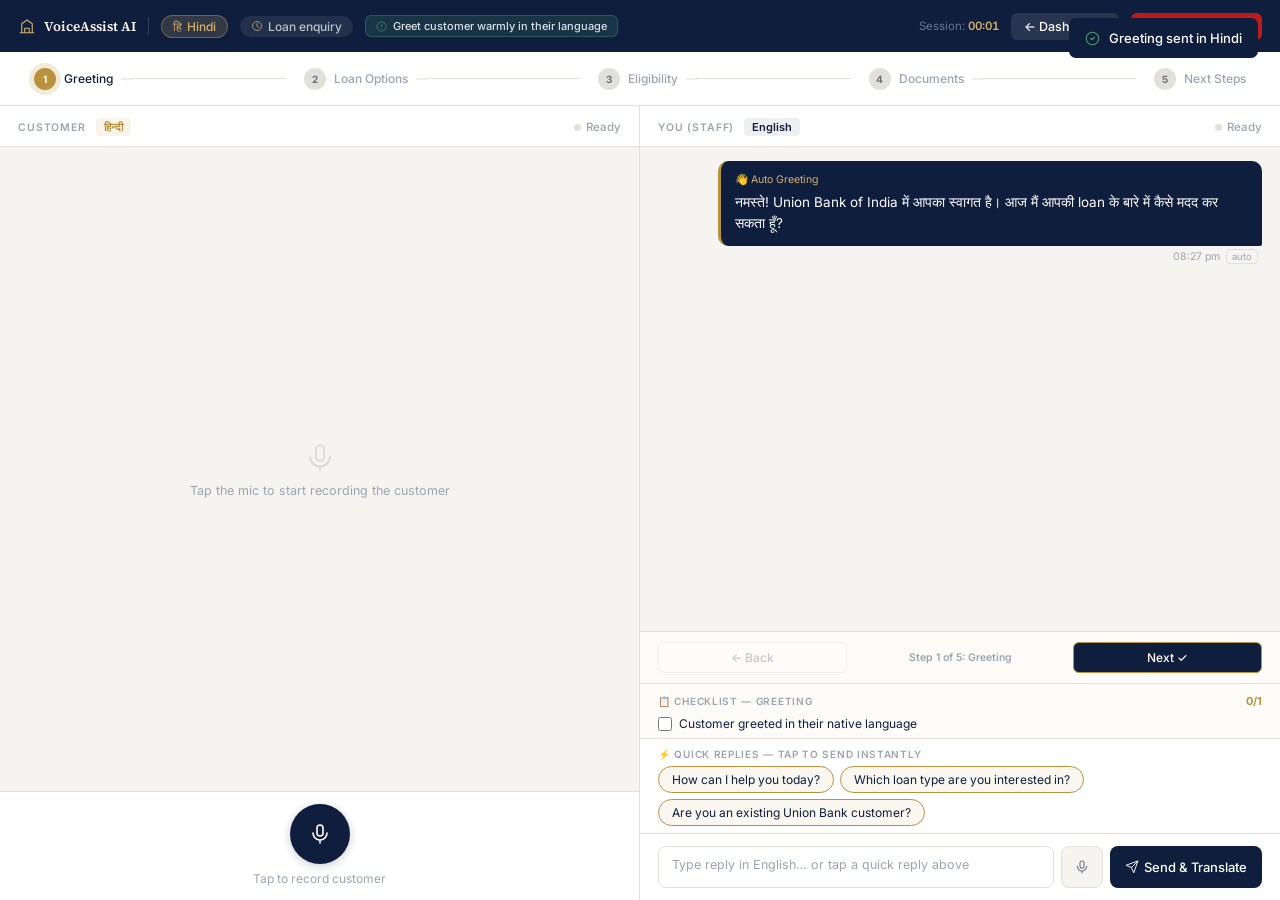
<file: Frontend/pages/conversation-desk.html>
<!DOCTYPE html>
<html lang="en">
<head>
<meta charset="UTF-8"/>
<meta name="viewport" content="width=device-width, initial-scale=1.0"/>
<title>VoiceAssist AI — Live Desk</title>
<link rel="preconnect" href="https://fonts.googleapis.com">
<link href="https://fonts.googleapis.com/css2?family=Inter:wght@400;500;600&family=Source+Serif+4:wght@500;600&display=swap" rel="stylesheet">
<style>
:root {
  --navy:#0F1E3D;
  --navy-light:#1a2f5a;
  --gold:#B8923D;
  --gold-light:#D4AF6A;
  --gold-bg:rgba(184,146,61,0.08);
  --white:#ffffff;
  --bg:#F5F4F1;
  --border:#E2E0DA;
  --slate:#6B7280;
  --slate-light:#9CA3AF;
  --success:#16A34A;
  --error:#B91C1C;
  --step-done:#22C55E;
  --step-active:#B8923D;
}
*{box-sizing:border-box;margin:0;padding:0}
body{font-family:'Inter',sans-serif;background:var(--bg);height:100vh;overflow:hidden;display:flex;flex-direction:column}

/* TOPBAR */
.topbar{height:52px;background:var(--navy);display:flex;align-items:center;padding:0 18px;gap:12px;flex-shrink:0;z-index:100}
.brand{display:flex;align-items:center;gap:8px;color:var(--white);font-size:13.5px;font-weight:600;font-family:'Source Serif 4',serif;text-decoration:none}
.brand svg{width:18px;height:18px}
.divider-v{width:1px;height:18px;background:rgba(255,255,255,0.15)}
.chip{display:flex;align-items:center;gap:5px;border-radius:99px;padding:3px 11px;font-size:12px;font-weight:500;flex-shrink:0}
.chip-lang{background:rgba(212,175,106,0.18);border:1px solid rgba(212,175,106,0.35);color:var(--gold-light)}
.chip-intent{background:rgba(255,255,255,0.08);color:rgba(255,255,255,0.7)}
.chip-intent svg{width:12px;height:12px;color:var(--gold-light)}
.guide-hint{display:flex;align-items:center;gap:6px;background:rgba(74,157,110,0.18);border:1px solid rgba(74,157,110,0.35);border-radius:6px;padding:3px 10px;font-size:11px;font-weight:500;color:rgba(255,255,255,0.85);max-width:320px;overflow:hidden;text-overflow:ellipsis;white-space:nowrap}
.guide-hint svg{flex-shrink:0;width:11px;height:11px;color:#4A9D6E}
.timer-wrap{margin-left:auto;font-size:11.5px;color:rgba(255,255,255,0.4);flex-shrink:0;font-variant-numeric:tabular-nums}
.timer-wrap span{color:var(--gold-light);font-weight:600}
.topbar-btn{display:flex;align-items:center;gap:5px;padding:6px 13px;border-radius:6px;font-size:12.5px;font-weight:500;cursor:pointer;border:none;font-family:inherit;transition:all 150ms ease;flex-shrink:0}
.btn-back{background:rgba(255,255,255,0.1);color:var(--white)}
.btn-back:hover{background:rgba(255,255,255,0.18)}
.btn-end{background:var(--error);color:var(--white)}
.btn-end:hover{background:#991b1b}

/* PROGRESS STEPS */
.progress-bar{background:var(--white);border-bottom:1px solid var(--border);padding:0 20px;display:flex;align-items:center;gap:0;height:54px;flex-shrink:0;overflow:hidden}
.step-item{display:flex;align-items:center;gap:8px;padding:0 14px;font-size:12px;font-weight:500;color:var(--slate-light);white-space:nowrap;position:relative;transition:color 400ms ease}
.step-item:not(:last-child)::after{content:'';position:absolute;right:-6px;top:50%;transform:translateY(-50%);width:12px;height:1px;background:var(--border);z-index:1}
.step-dot{width:22px;height:22px;border-radius:50%;background:var(--border);color:var(--slate);font-size:10px;font-weight:700;display:flex;align-items:center;justify-content:center;flex-shrink:0;transition:all 400ms cubic-bezier(0.34,1.56,0.64,1);position:relative}
.step-item.active{color:var(--navy)}
.step-item.active .step-dot{background:var(--gold);color:var(--white);box-shadow:0 0 0 5px rgba(184,146,61,0.18);animation:pulseDot 2s ease-in-out infinite}
.step-item.done{color:var(--success)}
.step-item.done .step-dot{background:var(--step-done);color:var(--white);box-shadow:none}
.step-item.done .step-dot::after{content:'✓';position:absolute;font-size:11px;font-weight:700}
.step-item.done .step-num-txt{display:none}
@keyframes pulseDot{0%,100%{box-shadow:0 0 0 4px rgba(184,146,61,0.15)}50%{box-shadow:0 0 0 9px rgba(184,146,61,0.06)}}
.step-connector{flex:1;height:1px;background:var(--border);margin:0 4px;min-width:8px;transition:background 400ms ease}
.step-connector.done{background:var(--step-done)}

/* PANES */
.panes{display:grid;grid-template-columns:1fr 1fr;flex:1;min-height:0}
.pane{display:flex;flex-direction:column;min-height:0;border-right:1px solid var(--border)}
.pane:last-child{border-right:none}
.pane-header{padding:12px 18px 10px;border-bottom:1px solid var(--border);background:var(--white);display:flex;align-items:center;gap:10px;flex-shrink:0}
.pane-label{font-size:10.5px;text-transform:uppercase;letter-spacing:0.08em;font-weight:600;color:var(--slate-light)}
.pane-lang{font-size:11px;font-weight:600;background:rgba(184,146,61,0.1);color:var(--gold);padding:2px 8px;border-radius:4px}
.pane-status{margin-left:auto;font-size:11.5px;font-weight:500;color:var(--slate-light);display:flex;align-items:center;gap:5px}
.status-dot{width:7px;height:7px;border-radius:50%;background:var(--border);transition:background 200ms ease}
.status-dot.listening{background:var(--error);animation:blink 1s ease-in-out infinite}
.status-dot.processing{background:var(--gold);animation:blink 0.6s ease-in-out infinite}
.status-dot.done{background:var(--success)}
@keyframes blink{0%,100%{opacity:1}50%{opacity:0.25}}

/* TRANSCRIPT */
.transcript{flex:1;overflow-y:auto;padding:14px 18px;display:flex;flex-direction:column;gap:12px;scroll-behavior:smooth}
.empty-state{display:flex;flex-direction:column;align-items:center;justify-content:center;flex:1;color:var(--slate-light);gap:8px;text-align:center;padding:20px}
.empty-state svg{width:34px;height:34px;opacity:0.35}
.empty-state p{font-size:12.5px}

/* Bubbles */
.bubble-customer{animation:popIn 220ms cubic-bezier(0.34,1.56,0.64,1)}
.bubble-orig{background:var(--white);border:1px solid var(--border);border-radius:10px 10px 10px 2px;padding:11px 14px;font-size:13.5px;line-height:1.6;color:var(--navy)}
.bubble-trans{margin-top:4px;font-size:12px;color:var(--slate);line-height:1.5;padding:0 4px;font-style:italic}
.bubble-meta{font-size:10.5px;color:var(--slate-light);margin-top:3px;padding:0 4px;display:flex;align-items:center;gap:6px}
.eng-tag{background:var(--bg);border:1px solid var(--border);border-radius:4px;padding:1px 5px;font-size:9.5px;color:var(--slate-light)}
.staff-wrap{align-self:flex-end;max-width:90%;animation:popIn 220ms cubic-bezier(0.34,1.56,0.64,1)}
.bubble-staff{background:var(--navy);border-radius:10px 10px 2px 10px;padding:11px 14px;font-size:13.5px;line-height:1.6;color:var(--white)}
.bubble-staff.greeting{border-left:3px solid var(--gold)}
.bubble-staff-label{font-size:10.5px;color:var(--gold-light);display:block;margin-bottom:3px}
.bubble-staff-trans{margin-top:4px;font-size:12px;color:var(--gold-light);padding:0 4px;opacity:0.85}
.bubble-staff-meta{font-size:10.5px;color:var(--slate-light);margin-top:3px;padding:0 4px;text-align:right;display:flex;align-items:center;justify-content:flex-end;gap:6px}
@keyframes popIn{from{opacity:0;transform:scale(0.94) translateY(6px)}to{opacity:1;transform:scale(1) translateY(0)}}

/* Waveform */
.waveform{display:none;align-items:center;gap:3px;padding:8px 12px;background:var(--white);border:1px solid var(--border);border-radius:10px;width:fit-content}
.waveform.show{display:flex}
.waveform span{width:3px;border-radius:99px;background:var(--gold);animation:wave 1.2s ease-in-out infinite}
.waveform span:nth-child(1){height:8px;animation-delay:0s}
.waveform span:nth-child(2){height:14px;animation-delay:.1s}
.waveform span:nth-child(3){height:20px;animation-delay:.2s}
.waveform span:nth-child(4){height:14px;animation-delay:.15s}
.waveform span:nth-child(5){height:8px;animation-delay:.25s}
@keyframes wave{0%,100%{transform:scaleY(0.4);opacity:0.5}50%{transform:scaleY(1);opacity:1}}

/* CONTROLS ZONE */
.pane-controls{border-top:1px solid var(--border);background:var(--white);flex-shrink:0}
.mic-zone{text-align:center;padding:12px 18px 14px}
.customer-mic{width:60px;height:60px;border-radius:50%;background:var(--navy);border:none;color:var(--white);cursor:pointer;display:flex;align-items:center;justify-content:center;margin:0 auto 7px;transition:transform 150ms ease,background 150ms ease,box-shadow 200ms ease;box-shadow:0 2px 10px rgba(15,30,61,0.22)}
.customer-mic:hover{transform:scale(1.05)}
.customer-mic.recording{background:var(--error);box-shadow:0 0 0 8px rgba(185,28,28,0.15);animation:micPulse 1.2s ease-in-out infinite}
@keyframes micPulse{0%,100%{box-shadow:0 0 0 6px rgba(185,28,28,0.14)}50%{box-shadow:0 0 0 14px rgba(185,28,28,0.05)}}
.customer-mic svg{width:24px;height:24px}
.customer-mic:disabled{opacity:0.4;cursor:not-allowed}
.mic-hint{font-size:12px;color:var(--slate-light)}
.mic-hint.recording{color:var(--error);font-weight:500}
.processing-bar{display:none;align-items:center;gap:8px;padding:7px 18px;background:rgba(184,146,61,0.07);border-bottom:1px solid rgba(184,146,61,0.15);font-size:12px;color:var(--gold);font-weight:500}
.processing-bar.show{display:flex}
.proc-dot{width:6px;height:6px;border-radius:50%;background:var(--gold);animation:blink 0.6s ease-in-out infinite}

/* Checklist */
.checklist-bar{padding:10px 18px 6px;background:rgba(184,146,61,0.04);border-bottom:1px solid var(--border)}
.checklist-header{display:flex;align-items:center;justify-content:space-between;margin-bottom:7px}
.checklist-title{font-size:10px;text-transform:uppercase;letter-spacing:0.07em;color:var(--slate-light);font-weight:600}
.checklist-prog{font-size:11px;font-weight:700;color:var(--gold)}
.checklist-items{display:flex;flex-direction:column;gap:5px}
.checklist-item{display:flex;align-items:flex-start;gap:7px;cursor:pointer;font-size:12px;color:var(--navy);line-height:1.45;user-select:none}
.checklist-item input[type=checkbox]{margin-top:2px;width:14px;height:14px;accent-color:var(--gold);cursor:pointer;flex-shrink:0}
.checklist-item.checked{color:var(--slate-light);text-decoration:line-through}

/* Step controls */
.step-controls{display:flex;gap:8px;padding:10px 18px;border-bottom:1px solid var(--border);align-items:center;background:rgba(184,146,61,0.04)}
.step-back{flex:0.8;padding:7px 10px;border:1px solid var(--border);border-radius:6px;background:var(--white);color:var(--slate);font-size:12px;font-weight:500;cursor:pointer;font-family:inherit;transition:all 150ms ease}
.step-back:hover:not(:disabled){background:var(--bg)}
.step-back:disabled{opacity:0.38;cursor:not-allowed}
.step-indicator{font-size:10.5px;color:var(--slate-light);font-weight:600;text-align:center;flex:1}
.step-next{flex:0.8;padding:7px 10px;border:1px solid var(--gold);border-radius:6px;background:var(--navy);color:var(--white);font-size:12px;font-weight:500;cursor:pointer;font-family:inherit;transition:all 150ms ease}
.step-next:hover:not(:disabled){background:var(--navy-light)}
.step-next:disabled{opacity:0.45;cursor:not-allowed}

/* Quick replies */
.qr-bar{padding:9px 18px 7px;background:var(--white);border-bottom:1px solid var(--border)}
.qr-label{font-size:10px;text-transform:uppercase;letter-spacing:0.07em;color:var(--slate-light);font-weight:600;margin-bottom:6px}
.qr-pills{display:flex;gap:6px;flex-wrap:wrap;max-height:130px;overflow-y:auto}
.qr-pill{padding:5px 13px;border-radius:99px;border:1px solid var(--gold);background:var(--gold-bg);color:var(--navy);font-size:12px;cursor:pointer;font-family:inherit;transition:all 150ms ease;white-space:nowrap}
.qr-pill:hover{background:rgba(184,146,61,0.2);transform:scale(1.02)}

/* Staff input */
.staff-input-row{display:flex;gap:7px;align-items:flex-end;padding:12px 18px}
.staff-textarea{flex:1;border:1px solid var(--border);border-radius:8px;padding:9px 13px;font-size:13.5px;font-family:inherit;color:var(--navy);resize:none;outline:none;line-height:1.5;min-height:42px;max-height:110px;transition:border-color 150ms ease}
.staff-textarea:focus{border-color:var(--gold)}
.staff-textarea::placeholder{color:var(--slate-light);font-size:12.5px}
.staff-textarea:disabled{opacity:0.5;cursor:not-allowed}
.staff-mic-btn{width:42px;height:42px;border-radius:8px;border:1px solid var(--border);background:var(--bg);cursor:pointer;display:flex;align-items:center;justify-content:center;color:var(--slate);transition:all 150ms ease;flex-shrink:0}
.staff-mic-btn:hover{border-color:var(--navy);color:var(--navy)}
.staff-mic-btn.recording{background:var(--error);border-color:var(--error);color:var(--white)}
.staff-mic-btn:disabled{opacity:0.4;cursor:not-allowed}
.staff-mic-btn svg{width:16px;height:16px}
.staff-send{height:42px;padding:0 15px;background:var(--navy);color:var(--white);border:none;border-radius:8px;font-size:13px;font-weight:500;cursor:pointer;font-family:inherit;display:flex;align-items:center;gap:6px;transition:background 150ms ease,opacity 150ms ease;white-space:nowrap;flex-shrink:0}
.staff-send:hover{background:var(--navy-light)}
.staff-send:disabled{opacity:0.5;cursor:not-allowed}
.staff-send svg{width:14px;height:14px}
.send-spin{width:13px;height:13px;border:1.5px solid rgba(255,255,255,0.3);border-top-color:white;border-radius:50%;animation:spin 600ms linear infinite;display:none}
.staff-send.loading .send-txt{display:none}
.staff-send.loading .send-spin{display:block}
@keyframes spin{to{transform:rotate(360deg)}}

/* TOAST */
.toast{position:fixed;top:18px;right:22px;display:flex;align-items:center;gap:9px;background:var(--navy);color:var(--white);padding:12px 16px;border-radius:7px;font-size:13px;font-weight:500;transform:translateX(440px);transition:transform 300ms cubic-bezier(0.22,1,0.36,1);z-index:999}
.toast.show{transform:translateX(0)}
.toast svg{width:15px;height:15px;color:#4A9D6E;flex-shrink:0}
.toast.err svg{color:rgba(255,255,255,0.7)}
.toast.err{background:var(--error)}

/* SUMMARY MODAL */
.modal-overlay{position:fixed;inset:0;background:rgba(15,30,61,0.55);z-index:200;display:flex;align-items:center;justify-content:center;padding:20px;opacity:0;pointer-events:none;transition:opacity 300ms ease}
.modal-overlay.show{opacity:1;pointer-events:all}
.modal{background:var(--white);border-radius:12px;width:100%;max-width:800px;max-height:88vh;overflow-y:auto;padding:26px;transform:translateY(18px);transition:transform 300ms ease}
.modal-overlay.show .modal{transform:translateY(0)}
.modal-title{font-size:17px;font-weight:600;color:var(--navy);margin-bottom:3px}
.modal-sub{font-size:12.5px;color:var(--slate);margin-bottom:20px}
.modal-grid{display:grid;grid-template-columns:1fr 1fr;gap:18px;margin-bottom:20px}
.sum-card{background:var(--bg);border:1px solid var(--border);border-radius:8px;padding:16px}
.sum-label{font-size:10.5px;text-transform:uppercase;letter-spacing:0.07em;color:var(--slate-light);font-weight:600;margin-bottom:8px}
.sum-text{font-size:13px;line-height:1.75;color:var(--slate);white-space:pre-wrap}
.modal-actions{display:flex;gap:9px}
.modal-primary{flex:1;height:42px;background:var(--success);color:var(--white);border:none;border-radius:7px;font-size:13.5px;font-weight:500;cursor:pointer;font-family:inherit;transition:background 150ms ease}
.modal-primary:hover{background:#15803d}
.modal-ghost{height:42px;padding:0 18px;background:transparent;color:var(--slate);border:1px solid var(--border);border-radius:7px;font-size:13.5px;font-weight:500;cursor:pointer;font-family:inherit;transition:background 150ms ease}
.modal-ghost:hover{background:var(--bg)}

/* Save success state */
.save-success-banner{display:none;align-items:center;gap:10px;padding:12px 18px;background:rgba(22,163,74,0.1);border:1px solid rgba(22,163,74,0.3);border-radius:8px;margin-bottom:16px;font-size:13px;color:#166534;font-weight:500}
.save-success-banner.show{display:flex}
.save-success-banner svg{width:18px;height:18px;flex-shrink:0;color:#16a34a}

/* Lead form card */
.lead-card{background:var(--bg);border:1px solid var(--border);border-radius:8px;padding:16px;margin-bottom:20px}
.lead-card-header{display:flex;align-items:center;justify-content:space-between;margin-bottom:12px;gap:10px;flex-wrap:wrap}
.lead-card-actions{display:flex;gap:8px}
.lead-field{margin-bottom:10px}
.lead-field label{display:block;font-size:11px;color:var(--slate-light);text-transform:uppercase;letter-spacing:0.05em;margin-bottom:3px}
.lead-field input{width:100%;padding:8px 10px;border:1px solid var(--border);border-radius:6px;font-size:13px;font-family:inherit;color:var(--navy);outline:none;transition:border-color 150ms ease}
.lead-field input:focus{border-color:var(--gold)}
.lead-field input::placeholder{color:var(--slate-light);font-style:italic}
.lead-field input.auto-filled{border-color:rgba(22,163,74,0.45);background:rgba(22,163,74,0.05)}
.lead-field .src-tag{font-size:9px;font-weight:600;text-transform:uppercase;letter-spacing:0.04em;margin-left:6px;color:var(--success)}
.modal-lead-btn{height:42px;padding:0 18px;background:var(--gold);color:var(--white);border:none;border-radius:7px;font-size:13.5px;font-weight:500;cursor:pointer;font-family:inherit;transition:background 150ms ease,opacity 150ms ease}
.modal-lead-btn:hover{background:#9c7a30}
.modal-lead-btn:disabled{opacity:0.6;cursor:not-allowed}
.modal-lead-btn.secondary{background:var(--white);color:var(--navy);border:1px solid var(--border)}
.modal-lead-btn.secondary:hover{background:var(--bg)}

audio{display:none}
</style>
</head>
<body>

<!-- TOPBAR -->
<div class="topbar">
  <a class="brand" href="dashboard.html">
    <svg viewBox="0 0 24 24" fill="none" stroke="#D4AF6A" stroke-width="1.5">
      <path d="M3 21h18M5 21V9l7-5 7 5v12M9 21v-6h6v6" stroke-linecap="round" stroke-linejoin="round"/>
    </svg>
    VoiceAssist AI
  </a>
  <div class="divider-v"></div>
  <div class="chip chip-lang">
    <span id="langFlag">हि</span>
    <span id="langName">Hindi</span>
  </div>
  <div class="chip chip-intent">
    <svg viewBox="0 0 24 24" fill="none" stroke="currentColor" stroke-width="1.5"><circle cx="12" cy="12" r="9"/><path d="M12 7v5l3 3" stroke-linecap="round"/></svg>
    <span id="intentText">Loan enquiry</span>
  </div>
  <div class="guide-hint" id="guideHint">
    <svg viewBox="0 0 24 24" fill="none" stroke="currentColor" stroke-width="1.5"><circle cx="12" cy="12" r="10"/><path d="M12 8v4M12 16h.01" stroke-linecap="round"/></svg>
    <span id="guideText">Session starting…</span>
  </div>
  <div class="timer-wrap">Session: <span id="timerDisplay">00:00</span></div>
  <button class="topbar-btn btn-back" onclick="window.location.href='dashboard.html'">← Dashboard</button>
  <button class="topbar-btn btn-end" id="endBtn">End &amp; Summarise</button>
</div>

<!-- PROGRESS STEPS -->
<div class="progress-bar" id="progressBar"></div>

<!-- PANES -->
<div class="panes">
  <!-- LEFT: CUSTOMER -->
  <div class="pane">
    <div class="pane-header">
      <div class="pane-label">Customer</div>
      <div class="pane-lang" id="custLangTag">हिन्दी</div>
      <div class="pane-status">
        <div class="status-dot" id="custDot"></div>
        <span id="custStatusTxt">Ready</span>
      </div>
    </div>
    <div class="transcript" id="custTranscript">
      <div class="empty-state" id="custEmpty">
        <svg viewBox="0 0 24 24" fill="none" stroke="currentColor" stroke-width="1.2"><rect x="9" y="3" width="6" height="11" rx="3"/><path d="M5 11a7 7 0 0014 0M12 18v3" stroke-linecap="round"/></svg>
        <p id="custEmptyTxt">Tap the mic to start recording the customer</p>
      </div>
    </div>
    <div class="pane-controls">
      <div class="processing-bar" id="custProcessing">
        <div class="proc-dot"></div>
        Processing speech…
      </div>
      <div class="mic-zone">
        <button class="customer-mic" id="custMic" aria-label="Record customer">
          <svg viewBox="0 0 24 24" fill="none" stroke="currentColor" stroke-width="1.6"><rect x="9" y="3" width="6" height="11" rx="3"/><path d="M5 11a7 7 0 0014 0M12 18v3" stroke-linecap="round"/></svg>
        </button>
        <div class="mic-hint" id="custMicHint">Tap to record customer</div>
      </div>
    </div>
  </div>

  <!-- RIGHT: STAFF -->
  <div class="pane">
    <div class="pane-header">
      <div class="pane-label">You (Staff)</div>
      <div class="pane-lang" style="background:rgba(15,30,61,0.07);color:var(--navy)">English</div>
      <div class="pane-status">
        <div class="status-dot" id="staffDot"></div>
        <span id="staffStatusTxt">Ready</span>
      </div>
    </div>
    <div class="transcript" id="staffTranscript">
      <div class="empty-state" id="staffEmpty">
        <svg viewBox="0 0 24 24" fill="none" stroke="currentColor" stroke-width="1.2"><path d="M9 17H5a2 2 0 01-2-2V5a2 2 0 012-2h14a2 2 0 012 2v10a2 2 0 01-2 2h-4l-4 4-4-4z" stroke-linecap="round" stroke-linejoin="round"/></svg>
        <p>Conversation will appear here…</p>
      </div>
    </div>
    <div class="pane-controls" id="staffControls">
      <div class="step-controls">
        <button class="step-back" id="backBtn">← Back</button>
        <div class="step-indicator" id="stepIndicator">Step 1 of 5</div>
        <button class="step-next" id="nextBtn">Next ✓</button>
      </div>
      <div class="processing-bar" id="staffProcessing">
        <div class="proc-dot"></div>
        Translating &amp; generating audio…
      </div>
      <div class="staff-input-row">
        <textarea class="staff-textarea" id="staffInput" placeholder="Type reply in English… or tap a quick reply above" rows="1"></textarea>
        <button class="staff-mic-btn" id="staffMic" aria-label="Record staff speech">
          <svg viewBox="0 0 24 24" fill="none" stroke="currentColor" stroke-width="1.6"><rect x="9" y="3" width="6" height="11" rx="3"/><path d="M5 11a7 7 0 0014 0M12 18v3" stroke-linecap="round"/></svg>
        </button>
        <button class="staff-send" id="staffSend">
          <span class="send-txt" style="display:flex;align-items:center;gap:5px">
            <svg viewBox="0 0 24 24" fill="none" stroke="currentColor" stroke-width="1.6"><path d="M22 2L11 13M22 2L15 22l-4-9-9-4 19-7z" stroke-linecap="round" stroke-linejoin="round"/></svg>
            Send &amp; Translate
          </span>
          <div class="send-spin"></div>
        </button>
      </div>
    </div>
  </div>
</div>

<audio id="audioPlayer"></audio>

<!-- TOAST -->
<div class="toast" id="toast">
  <svg viewBox="0 0 24 24" fill="none" stroke="currentColor" stroke-width="1.8"><circle cx="12" cy="12" r="10"/><path d="M9 12l2 2 4-4" stroke-linecap="round" stroke-linejoin="round"/></svg>
  <span id="toastTxt">Done</span>
</div>

<!-- SUMMARY MODAL -->
<div class="modal-overlay" id="summaryModal">
  <div class="modal">
    <div class="modal-title">Session Summary</div>
    <div class="modal-sub" id="summaryMeta">Loading…</div>

    <!-- Save success banner (shown after saving) -->
    <div class="save-success-banner" id="saveBanner">
      <svg viewBox="0 0 24 24" fill="none" stroke="currentColor" stroke-width="2"><path d="M9 12l2 2 4-4m6 2a9 9 0 11-18 0 9 9 0 0118 0z" stroke-linecap="round"/></svg>
      Session saved! Opening lead form…
    </div>

    <div class="modal-grid">
      <div class="sum-card">
        <div class="sum-label">English Summary</div>
        <div class="sum-text" id="engSum">Generating…</div>
      </div>
      <div class="sum-card">
        <div class="sum-label" id="regLabel">Regional Summary</div>
        <div class="sum-text" id="regSum">Translating…</div>
      </div>
    </div>

    <!-- LEAD AUTO-FILL CARD -->
    <div class="lead-card">
      <div class="lead-card-header">
        <div class="sum-label" style="margin-bottom:0">📝 Lead Details (auto-filled — review &amp; edit before sending)</div>
        <div class="lead-card-actions">
          <button class="modal-lead-btn secondary" id="reExtractBtn" onclick="fetchLeadForm()">↻ Re-extract</button>
          <button class="modal-lead-btn" id="submitLeadBtn" onclick="submitLead()">Send to Bank</button>
        </div>
      </div>
      <div id="leadFormBody">
        <div style="color:var(--slate-light);font-size:12px;">Extracting lead details…</div>
      </div>
    </div>

    <div class="modal-actions">
      <button class="modal-primary" id="saveRecordBtn" onclick="saveRecords()">
        💾 Save to Records
      </button>
      <button class="modal-ghost" onclick="closeSummary()">Close</button>
      <button class="modal-ghost" onclick="newSession()">New Session</button>
    </div>
  </div>
</div>

<script>
// ═══════════════════════════════════════════════════════════
// CONFIG
// ═══════════════════════════════════════════════════════════
const API = "https://rohan667-voiceassist-ai-backend-kj.hf.space/api/conversation";
const params = new URLSearchParams(location.search);
const LANG    = (params.get("lang")    || sessionStorage.getItem("va_lang")    || "Hindi").trim();
const PROCESS = (params.get("process") || sessionStorage.getItem("va_process") || "Loan enquiry").trim();

const LANG_META = {
  Hindi:   { flag:"हि", tag:"हिन्दी" },
  Marathi: { flag:"मा", tag:"मराठी" },
  Tamil:   { flag:"த",  tag:"தமிழ்" },
  Telugu:  { flag:"తె", tag:"తెలుగు" },
  English: { flag:"EN", tag:"English" },
};

const STEPS = {
  "Loan enquiry":      ["Greeting","Loan Options","Eligibility","Documents","Next Steps"],
  "Account opening":   ["Greeting","Account Type","KYC Details","Documents","Activate"],
  "Balance enquiry":   ["Greeting","Verify Identity","Show Balance","Done"],
  "Credit card apply": ["Greeting","Eligibility","Card Selection","Documents","Apply"],
  "General enquiry":   ["Greeting","Understand","Answer","Resolved"],
};

const GREETINGS = {
  "Loan enquiry": {
    Hindi:"नमस्ते! Union Bank of India में आपका स्वागत है। आज मैं आपकी loan के बारे में कैसे मदद कर सकता हूँ?",
    Marathi:"नमस्कार! Union Bank of India मध्ये आपले स्वागत आहे. आज कोणत्या loan बद्दल माहिती हवी आहे?",
    Tamil:"வணக்கம்! Union Bank of India-வில் உங்களை வரவேற்கிறோம். இன்று கடன் பற்றி உதவலாம்?",
    Telugu:"నమస్కారం! Union Bank of India కి స్వాగతం. ఈ రోజు రుణం గురించి ఎలా సహాయపడగలను?",
    English:"Welcome to Union Bank of India! How can I assist you with your loan enquiry today?",
  },
  "Account opening": {
    Hindi:"नमस्ते! Union Bank of India में आपका स्वागत है। नया खाता खोलने के लिए आप सही जगह पर आए हैं!",
    Marathi:"नमस्कार! Union Bank of India मध्ये आपले स्वागत आहे. नवीन खाते उघडण्यासाठी आपण योग्य ठिकाणी आलात!",
    Tamil:"வணக்கம்! புதிய கணக்கு திறக்க சரியான இடத்திற்கு வந்துள்ளீர்கள்!",
    Telugu:"నమస్కారం! కొత్త ఖాతా తెరవడానికి Union Bank of India లో స్వాగతం!",
    English:"Welcome to Union Bank of India! You're in the right place to open a new bank account today.",
  },
  "Balance enquiry": {
    Hindi:"नमस्ते! Union Bank of India में आपका स्वागत है। मैं आपका account balance जाँचने में मदद करूँगा।",
    Marathi:"नमस्कार! मी तुमचे account balance तपासण्यास मदत करतो.",
    Tamil:"வணக்கம்! உங்கள் கணக்கு இருப்பை சரிபார்க்க உதவுகிறேன்.",
    Telugu:"నమస్కారం! మీ ఖాతా బ్యాలెన్స్ తనిఖీ చేయడంలో సహాయపడతాను.",
    English:"Welcome to Union Bank of India! I'll help you check your account balance today.",
  },
  "Credit card apply": {
    Hindi:"नमस्ते! Credit card apply करने में मैं आपकी मदद करूँगा।",
    Marathi:"नमस्कार! Credit card साठी apply करण्यास मी मदत करतो.",
    Tamil:"வணக்கம்! கிரெடிட் கார்டு விண்ணப்பிக்க உதவுகிறேன்.",
    Telugu:"నమస్కారం! క్రెడిట్ కార్డు దరఖాస్తుకు సహాయపడతాను.",
    English:"Welcome to Union Bank of India! I'll help you apply for a credit card today.",
  },
  "General enquiry": {
    Hindi:"नमस्ते! Union Bank of India में आपका स्वागत है। आज मैं आपकी कैसे मदद कर सकता हूँ?",
    Marathi:"नमस्कार! मी तुम्हाला कशी मदत करू?",
    Tamil:"வணக்கம்! இன்று உங்களுக்கு எவ்வாறு உதவலாம்?",
    Telugu:"నమస్కారం! ఈ రోజు మీకు ఎలా సహాయపడగలను?",
    English:"Welcome to Union Bank of India! How can I help you today?",
  },
};

const CHECKLISTS = {
  "Loan enquiry": [
    ["Customer greeted in their native language"],
    ["Loan type confirmed (Home/Personal/Car/Education)","Interest rate and EMI explained","Tenure preference confirmed","Loan amount noted"],
    ["Monthly income confirmed","Salaried or self-employed noted","ITR/salary slips checked","Bank statement reviewed","CIBIL score checked (min 700)","Existing EMIs noted"],
    ["Aadhaar Card collected","PAN Card collected","Salary slips collected","Bank statement collected","Form 16/ITR collected","Property documents collected (home loan)"],
    ["Processing fee explained (0.5%)","Application submitted to portal","Disbursement timeline explained (7–10 days)","Contact number verified"],
  ],
  "Account opening": [
    ["Customer greeted in their native language"],
    ["Account type confirmed (Savings/Current/PMJDY/FD)","Minimum balance and interest explained"],
    ["Full name as per Aadhaar confirmed","Date of birth confirmed","Address confirmed","Mobile number confirmed","Nominee details confirmed"],
    ["Aadhaar Card collected","PAN Card collected","2 passport photos collected","Address proof collected (< 3 months)"],
    ["Initial deposit ₹1000 received","Account number sent via SMS","Passbook and debit card issued","Net banking/UPI set up"],
  ],
  "Balance enquiry": [
    ["Customer greeted in their native language"],
    ["Account number last 4 digits confirmed","OTP verified on registered mobile"],
    ["Current balance shown","Last 5 transactions shown (if requested)"],
    ["Passbook update offered","Net banking/UPI enrollment offered"],
  ],
  "Credit card apply": [
    ["Customer greeted in their native language"],
    ["Annual income confirmed (min ₹2.5L)","CIBIL score checked (min 700)","Existing cards noted","Employment type noted"],
    ["Card type recommended","Customer selected card type"],
    ["Aadhaar + PAN collected","Salary slips collected","ITR collected (if self-employed)","Photograph collected"],
    ["Application submitted","Credit limit SMS timeline explained (7 days)","Card delivery timeline explained (15 working days)"],
  ],
  "General enquiry": [
    ["Customer greeted in their native language"],
    ["Query understood — clarifying questions asked if needed"],
    ["Accurate answer provided from Union Bank knowledge base"],
    ["Customer confirmed query resolved"],
  ],
};

const QUICK_REPLIES = {
  "Loan enquiry": [
    ["How can I help you today?","Which loan type are you interested in?","Are you an existing Union Bank customer?"],
    ["🏠 Home Loan — 8.35% p.a., up to 30 years","💳 Personal Loan — 11.40% p.a., up to ₹15 lakh","🚗 Car Loan — 8.70% p.a., up to 90% on-road","🎓 Education Loan — 9.90% p.a., up to ₹20 lakh","Preferred tenure: 5 / 10 / 15 / 20 / 30 years?","What loan amount are you looking for?"],
    ["What is your monthly income?","Are you salaried or self-employed?","Any existing loan EMIs?","Approximate CIBIL score?","Minimum CIBIL required is 700","EMI should not exceed 50% of monthly income"],
    ["Please bring Aadhaar Card (original + photocopy)","PAN Card original + photocopy needed","Last 3 months salary slips required","Last 6 months bank statement required","Form 16 / ITR needed","Property sale agreement required (home loan)"],
    ["Processing fee: 0.5% of loan amount — one-time","Approval: 7–10 working days after documents","You will get an SMS once approved","Is there anything else I can help you with?"],
  ],
  "Account opening": [
    ["What brings you to the branch today?","Are you looking to open a new account?"],
    ["💰 Savings — ₹1000 min balance, 2.75% p.a.","🏢 Current — ₹5000 min, unlimited transactions","🆓 PMJDY Zero-Balance + RuPay card","📈 Fixed Deposit — up to 7.00%, 7 days–10 yrs","Which account type would you prefer?"],
    ["Please fill KYC form","Full name as per Aadhaar?","Date of birth?","Current address?","Nominee name and relation?","Aadhaar linked to mobile for OTP?"],
    ["Aadhaar Card original + photocopy","PAN Card original + photocopy","2 passport size photographs","Address proof < 3 months old"],
    ["Initial deposit ₹1000 — activates in 30 minutes","Passbook and debit card issued today","Net banking and UPI set up now","Account number sent via SMS"],
  ],
  "Balance enquiry": [
    ["Welcome! How can I help you today?","Would you like to check your account balance?"],
    ["Please share account number last 4 digits","OTP sent to your registered mobile","Please confirm your registered mobile number"],
    ["Your balance is being fetched…","Would you like last 5 transactions too?","Would you like a mini-statement printed?"],
    ["Would you like a passbook update today?","SMS BAL to 09223008586 anytime","Download Union Bank app for 24x7 access","Is there anything else I can help you with?"],
  ],
  "Credit card apply": [
    ["What kind of credit card are you looking for?","Do you already hold a Union Bank account?"],
    ["Annual income?","Existing credit cards?","Approximate CIBIL score?","Min annual income: ₹2.5 lakh","Min CIBIL score: 700"],
    ["Union Classic — Free, 1% cashback","Union Platinum — ₹499/yr, 2X rewards, lounge access","Union Signature — ₹2999/yr, 3X rewards, unlimited lounge","Which card would you like to apply for?"],
    ["Aadhaar Card + PAN Card required","Last 3 months salary slips","ITR for 2 years (if self-employed)","1 passport size photograph"],
    ["Application submitted ✓","Credit limit SMS in 7 days","Card delivery in 15 working days","Is there anything else I can help you with?"],
  ],
  "General enquiry": [
    ["How can I help you today?","Which banking service do you need?"],
    ["Could you give more details?","Let me check that — one moment","Is this for an existing account or new service?"],
    ["Here is the information you requested","Would you like more detail?","Let me connect you to the right department"],
    ["Is there anything else I can help you with?","Your query has been resolved","Thank you for visiting Union Bank of India"],
  ],
};

const GUIDE_HINTS = {
  "Loan enquiry": [
    "Greet customer warmly in their language","Explain loan types, interest rates, and tenure options",
    "Verify income, employment, EMIs, and CIBIL score (min 700)","Collect all required documents based on loan type",
    "Submit application — explain processing fee and disbursement timeline",
  ],
  "Account opening": [
    "Greet customer — ask what brings them to the branch","Explain account types and FD tenure options",
    "Fill KYC form — name, DOB, address, mobile, nominee details","Collect Aadhaar, PAN, 2 photos, address proof",
    "Collect initial deposit, activate account, issue passbook and card",
  ],
  "Balance enquiry": [
    "Greet customer warmly","Verify identity — account last 4 digits + OTP",
    "Share balance and last 5 transactions","Offer passbook update or net banking enrollment",
  ],
  "Credit card apply": [
    "Greet customer — ask what kind of card they need","Check eligibility — annual income min ₹2.5L, CIBIL min 700",
    "Recommend card based on spending lifestyle","Collect Aadhaar, PAN, salary slips, passport photo",
    "Submit application — explain delivery timeline (15 days)",
  ],
  "General enquiry": [
    "Greet customer warmly","Understand their query — ask clarifying questions if needed",
    "Provide accurate information from Union Bank knowledge base","Confirm query resolved — offer further help",
  ],
};

// ═══════════════════════════════════════════════════════════
// LEAD AUTO-FILL FORM SCHEMAS
// ═══════════════════════════════════════════════════════════
const LEAD_FORM_FIELDS = {
  "Loan enquiry": [
    { key:"customer_name",   label:"Customer Name" },
    { key:"phone",           label:"Phone Number" },
    { key:"loan_type",       label:"Loan Type" },
    { key:"loan_amount",     label:"Loan Amount Requested" },
    { key:"tenure",          label:"Tenure Preference" },
    { key:"monthly_income",  label:"Monthly Income" },
    { key:"employment_type", label:"Employment Type" },
    { key:"cibil_score",     label:"CIBIL Score (approx)" },
    { key:"existing_emi",    label:"Existing EMI Obligations" },
  ],
  "Account opening": [
    { key:"customer_name",   label:"Customer Name" },
    { key:"dob",             label:"Date of Birth" },
    { key:"phone",           label:"Phone Number" },
    { key:"address",         label:"Address" },
    { key:"account_type",    label:"Account Type" },
    { key:"nominee_name",    label:"Nominee Name" },
    { key:"nominee_relation",label:"Nominee Relation" },
  ],
  "Balance enquiry": [
    { key:"customer_name",   label:"Customer Name" },
    { key:"account_last4",   label:"Account No. (last 4)" },
  ],
  "Credit card apply": [
    { key:"customer_name",   label:"Customer Name" },
    { key:"phone",           label:"Phone Number" },
    { key:"annual_income",   label:"Annual Income" },
    { key:"cibil_score",     label:"CIBIL Score (approx)" },
    { key:"card_selected",   label:"Card Selected" },
  ],
  "General enquiry": [
    { key:"customer_name",   label:"Customer Name" },
    { key:"query_summary",   label:"Query Summary" },
  ],
};

// ═══════════════════════════════════════════════════════════
// CLIENT-SIDE LEAD EXTRACTION FALLBACK
// ═══════════════════════════════════════════════════════════
const FIELD_PATTERNS = {
  customer_name: [
    /my name is\s+([a-z][a-z.\s]*?)(?:\s+and\b|[.,!]|$)/i,
    /this is\s+([a-z][a-z.\s]*?)(?:\s+speaking|\s+here|[.,!]|$)/i,
    /i am\s+([a-z][a-z.\s]*?)(?:\s+and\b|[.,!]|$)/i,
  ],
  dob: [
    /(?:date of birth|dob|born on)\s*(?:is)?\s*[:\-]?\s*([0-9]{1,2}(?:st|nd|rd|th)?\s+[a-z]+\s+[0-9]{4})/i,
    /(?:date of birth|dob|born on)\s*(?:is)?\s*[:\-]?\s*([0-9]{1,2}[\/\-][0-9]{1,2}[\/\-][0-9]{2,4})/i,
  ],
  phone: [
    /(?:phone|mobile|number|contact)\D{0,15}?([6-9][0-9]{9})\b/i,
    /\b([6-9][0-9]{9})\b/,
  ],
  address: [
    /(?:my address is|i live at|address is|residing at)\s*([^.,;\n]+)/i,
  ],
  account_type: [
    /\b(union junior|savings account|current account|pmjdy|fixed deposit|fd account|savings|current)\b/i,
  ],
  nominee_name: [
    /nominee(?:'s)?\s*name\s*(?:is)?\s*[:\-]?\s*([a-z][a-z.\s]*?)(?:[.,]|$)/i,
  ],
  nominee_relation: [
    /nominee.*?relation(?:ship)?\s*(?:is)?\s*[:\-]?\s*([a-z][a-z\s]*?)(?:[.,]|$)/i,
    /(?:my\s+)?(son|daughter|wife|husband|spouse|father|mother|brother|sister)\s+(?:is|as)\s+(?:my\s+)?nominee/i,
  ],
  loan_type: [
    /\b(home loan|personal loan|car loan|education loan|gold loan)\b/i,
  ],
  loan_amount: [
    /(?:loan amount|need|want|require)\D{0,10}?(?:rs\.?|₹|inr)?\s*([0-9][0-9,]*\s*(?:lakh|lac|crore)?)/i,
  ],
  tenure: [
    /(?:tenure|for|over)\s*([0-9]+\s*(?:years?|yrs?|months?))/i,
  ],
  monthly_income: [
    /monthly income\D{0,10}?(?:rs\.?|₹|inr)?\s*([0-9][0-9,]*)/i,
  ],
  employment_type: [
    /\b(salaried|self[\s-]?employed|business owner|government employee)\b/i,
  ],
  cibil_score: [
    /cibil\D{0,10}?([0-9]{3})\b/i,
  ],
  existing_emi: [
    /existing emi\D{0,10}?(?:rs\.?|₹|inr)?\s*([0-9][0-9,]*)/i,
  ],
  annual_income: [
    /annual income\D{0,10}?(?:rs\.?|₹|inr)?\s*([0-9][0-9,]*)/i,
  ],
  card_selected: [
    /\b(union classic|union platinum|union signature)\b/i,
  ],
  account_last4: [
    /(?:account number|account no\.?|last 4 digits?)\D{0,10}?([0-9]{4})\b/i,
  ],
};

function buildConversationText() {
  return log.map(t => {
    if (t.role === "customer") return t.translation || t.text || "";
    return t.text || t.translation || "";
  }).join(". ");
}

function titleCase(s) {
  return s.replace(/\s+/g, " ").trim().split(" ").map(w =>
    w.length ? w[0].toUpperCase() + w.slice(1).toLowerCase() : w
  ).join(" ");
}

function clientSideExtractLead(fields) {
  const text = buildConversationText();
  const result = {};
  fields.forEach(f => {
    const patterns = FIELD_PATTERNS[f.key];
    if (!patterns) return;
    for (const re of patterns) {
      const m = text.match(re);
      if (m && m[1] && m[1].trim()) {
        let val = m[1].trim().replace(/\s{2,}/g, " ");
        if (f.key === "customer_name" || f.key === "nominee_name") val = titleCase(val);
        result[f.key] = val;
        break;
      }
    }
  });
  return result;
}

// ═══════════════════════════════════════════════════════════
// STATE
// ═══════════════════════════════════════════════════════════
let log = [], sessionStart = Date.now(), timerID = null;
let stepIdx = 0;
let isRecording = false, mediaRecorder = null, audioChunks = [];
let staffRecording = false, staffRecorder = null, staffChunks = [];
let checkState = {};

// ═══════════════════════════════════════════════════════════
// INIT
// ═══════════════════════════════════════════════════════════
document.addEventListener("DOMContentLoaded", () => {
  initUI();
  startTimer();
  bindEvents();
  autoGreet();
});

function cleanModelText(raw) {
  if (raw === null || raw === undefined) return raw;
  let t = String(raw).trim();
  if (!t) return t;
  const looksJsonWrapped =
    t.includes("```") ||
    /"english_translation"|"customer_text"|"translated_text"|"text"\s*:/.test(t) ||
    (t.includes("{") && t.includes("}"));
  if (!looksJsonWrapped) return t;
  let stripped = t.replace(/^[^{]*?```(?:json)?/is, "").replace(/```[^]*$/i, "").trim();
  if (!stripped.startsWith("{")) {
    const start = t.indexOf("{"), end = t.lastIndexOf("}");
    if (start !== -1 && end !== -1 && end > start) stripped = t.slice(start, end + 1);
  }
  if (!stripped.startsWith("{")) return t;
  try {
    const obj = JSON.parse(stripped);
    return obj.english_translation ?? obj.customer_text ?? obj.translated_text ?? obj.text ?? t;
  } catch (e) {
    console.warn("[cleanModelText] failed to parse model JSON, showing raw text:", e);
    return t;
  }
}

function initUI() {
  const meta = LANG_META[LANG] || LANG_META.Hindi;
  document.getElementById("langFlag").textContent = meta.flag;
  document.getElementById("langName").textContent = LANG;
  document.getElementById("custLangTag").textContent = meta.tag;
  document.getElementById("intentText").textContent = PROCESS;
  document.getElementById("regLabel").textContent = `${LANG} Summary`;
  buildProgressBar();
  updateStepUI();
}

function buildProgressBar() {
  const steps = STEPS[PROCESS] || STEPS["General enquiry"];
  const bar = document.getElementById("progressBar");
  bar.innerHTML = "";
  steps.forEach((name, i) => {
    const item = document.createElement("div");
    item.className = "step-item" + (i === 0 ? " active" : "");
    item.id = `step-${i}`;
    item.innerHTML = `<div class="step-dot"><span class="step-num-txt">${i+1}</span></div><span>${name}</span>`;
    bar.appendChild(item);
    if (i < steps.length - 1) {
      const conn = document.createElement("div");
      conn.className = "step-connector";
      conn.id = `conn-${i}`;
      bar.appendChild(conn);
    }
  });
}

function updateProgressBar() {
  const steps = STEPS[PROCESS] || STEPS["General enquiry"];
  steps.forEach((_, i) => {
    const el = document.getElementById(`step-${i}`);
    if (!el) return;
    el.className = "step-item" + (i < stepIdx ? " done" : i === stepIdx ? " active" : "");
    const conn = document.getElementById(`conn-${i}`);
    if (conn) conn.className = "step-connector" + (i < stepIdx ? " done" : "");
  });
}

function updateStepUI() {
  const steps = STEPS[PROCESS] || STEPS["General enquiry"];
  document.getElementById("stepIndicator").textContent = `Step ${stepIdx+1} of ${steps.length}: ${steps[stepIdx]||""}`;
  document.getElementById("backBtn").disabled = stepIdx <= 0;
  const atEnd = stepIdx >= steps.length - 1;
  document.getElementById("nextBtn").textContent = atEnd ? "Finish & Summarise ✓" : "Next ✓";
  document.getElementById("nextBtn").disabled = false;
  const hints = GUIDE_HINTS[PROCESS] || GUIDE_HINTS["General enquiry"];
  document.getElementById("guideText").textContent = hints[Math.min(stepIdx, hints.length-1)] || "";
  updateProgressBar();
  renderChecklist();
  renderQuickReplies();
}

// ═══════════════════════════════════════════════════════════
// AUTO GREETING
// ═══════════════════════════════════════════════════════════
async function autoGreet() {
  const greetMap = GREETINGS[PROCESS] || GREETINGS["General enquiry"];
  const greetText = greetMap[LANG] || greetMap.English;
  hideEl("staffEmpty");
  const wrap = document.createElement("div");
  wrap.className = "staff-wrap";
  wrap.innerHTML = `
    <div class="bubble-staff greeting">
      <span class="bubble-staff-label">👋 Auto Greeting</span>
      ${esc(greetText)}
    </div>
    <div class="bubble-staff-meta"><span>${fmtTime()}</span><span class="eng-tag">auto</span></div>`;
  document.getElementById("staffTranscript").appendChild(wrap);
  scrollT("staffTranscript");
  try {
    const form = new FormData();
    form.append("staff_text", greetText);
    form.append("target_language", LANG);
    const res = await fetch(`${API}/staff-reply`, {method:"POST", body:form});
    const data = await res.json();
    if (data.audio_b64) playAudio(data.audio_b64);
    else browserSpeak(greetText, LANG);
  } catch { browserSpeak(greetText, LANG); }
  log.push({role:"staff", text:greetText, translation:greetText});
  showToast("Greeting sent in " + LANG);
}

// ═══════════════════════════════════════════════════════════
// CHECKLIST
// ═══════════════════════════════════════════════════════════
function renderChecklist() {
  document.getElementById("checklistBar")?.remove();
  const all = CHECKLISTS[PROCESS] || CHECKLISTS["General enquiry"];
  const items = all[Math.min(stepIdx, all.length-1)] || [];
  if (!items.length) return;
  if (!checkState[stepIdx]) checkState[stepIdx] = new Set();
  const checked = checkState[stepIdx];
  const steps = STEPS[PROCESS] || [];
  const bar = document.createElement("div");
  bar.className = "checklist-bar";
  bar.id = "checklistBar";
  bar.innerHTML = `<div class="checklist-header">
    <span class="checklist-title">📋 Checklist — ${esc(steps[stepIdx]||"")}</span>
    <span class="checklist-prog" id="clProg">${checked.size}/${items.length}</span>
  </div><div class="checklist-items" id="clItems"></div>`;
  document.querySelector(".step-controls").after(bar);
  const container = document.getElementById("clItems");
  items.forEach((label, i) => {
    const row = document.createElement("label");
    row.className = "checklist-item" + (checked.has(i) ? " checked" : "");
    const cb = document.createElement("input");
    cb.type = "checkbox";
    cb.checked = checked.has(i);
    cb.addEventListener("change", () => {
      if (cb.checked) checked.add(i); else checked.delete(i);
      row.className = "checklist-item" + (cb.checked ? " checked" : "");
      document.getElementById("clProg").textContent = `${checked.size}/${items.length}`;
    });
    const span = document.createElement("span");
    span.textContent = label;
    row.appendChild(cb);
    row.appendChild(span);
    container.appendChild(row);
  });
}

// ═══════════════════════════════════════════════════════════
// QUICK REPLIES
// ═══════════════════════════════════════════════════════════
function renderQuickReplies(pills, label) {
  document.getElementById("qrBar")?.remove();
  const all = pills || (QUICK_REPLIES[PROCESS] || QUICK_REPLIES["General enquiry"])[Math.min(stepIdx, (QUICK_REPLIES[PROCESS]||[]).length-1)] || [];
  if (!all.length) return;
  const bar = document.createElement("div");
  bar.className = "qr-bar"; bar.id = "qrBar";
  bar.innerHTML = `<div class="qr-label">${label || "⚡ Quick replies — tap to send instantly"}</div><div class="qr-pills" id="qrPills"></div>`;
  const cl = document.getElementById("checklistBar");
  if (cl) cl.after(bar); else document.querySelector(".step-controls").after(bar);
  all.forEach(txt => {
    const btn = document.createElement("button");
    btn.className = "qr-pill"; btn.textContent = txt;
    btn.onclick = () => { document.getElementById("staffInput").value = txt; sendStaff(); };
    document.getElementById("qrPills").appendChild(btn);
  });
}

// ═══════════════════════════════════════════════════════════
// STEP NAV
// ═══════════════════════════════════════════════════════════
function nextStep() {
  const steps = STEPS[PROCESS] || [];
  const atEnd = stepIdx >= steps.length - 1;
  if (atEnd) {
    endSession();
    return;
  }
  stepIdx++;
  updateStepUI();
  showToast(`✓ Moved to: ${steps[stepIdx]}`);
}
function backStep() {
  if (stepIdx <= 0) return;
  stepIdx--;
  const steps = STEPS[PROCESS] || [];
  updateStepUI();
  showToast(`← Back to: ${steps[stepIdx]}`);
}

// ═══════════════════════════════════════════════════════════
// CUSTOMER RECORDING
// ═══════════════════════════════════════════════════════════
async function toggleCustMic() {
  if (isRecording) stopCustRec(); else await startCustRec();
}
async function startCustRec() {
  let stream;
  try { stream = await navigator.mediaDevices.getUserMedia({audio:true}); }
  catch(e) { showToast(e.name==="NotAllowedError"?"Mic permission denied":"Mic error: "+e.message, true); return; }
  const mime = getMime();
  mediaRecorder = new MediaRecorder(stream, mime?{mimeType:mime}:{});
  audioChunks = [];
  mediaRecorder.ondataavailable = e => { if(e.data.size>0) audioChunks.push(e.data); };
  mediaRecorder.onstop = processCustAudio;
  mediaRecorder.start(100);
  isRecording = true;
  document.getElementById("custMic").classList.add("recording");
  const hint = document.getElementById("custMicHint");
  hint.textContent = "Recording… Tap to stop"; hint.classList.add("recording");
  setCustStatus("listening","Listening…");
  hideEl("custEmpty");
  addWaveform();
  document.getElementById("qrBar")?.remove();
}
function stopCustRec() {
  if (mediaRecorder?.state!=="inactive"){mediaRecorder.stop();mediaRecorder.stream.getTracks().forEach(t=>t.stop());}
  isRecording=false;
  document.getElementById("custMic").classList.remove("recording");
  const hint=document.getElementById("custMicHint");
  hint.textContent="Tap to record customer";hint.classList.remove("recording");
  setCustStatus("processing","Processing…");
}
async function processCustAudio() {
  document.getElementById("custWaveform")?.remove();
  showEl("custProcessing");
  try {
    const mime=getMime();
    const blob=new Blob(audioChunks,{type:mime||"audio/webm"});
    const wav=await toWav(blob);
    const form=new FormData();
    form.append("audio",wav,"customer.wav");
    form.append("language",LANG);
    form.append("process_type",PROCESS);
    const res=await fetch(`${API}/customer-speak`,{method:"POST",body:form});
    const data=await res.json();
    hideEl("custProcessing");

    const cleanCustomerText = cleanModelText(data.customer_text);
    const cleanTranslation  = cleanModelText(data.english_translation);
    const cleanIntent       = cleanModelText(data.intent);

    if(data.success && cleanCustomerText){
      addCustBubble(cleanCustomerText, cleanTranslation, data.stt_engine, cleanIntent);
      log.push({role:"customer",text:cleanCustomerText,translation:cleanTranslation});
      if(cleanIntent && cleanIntent!=="General enquiry") document.getElementById("intentText").textContent=cleanIntent;
      setCustStatus("done","Transcribed");
      fetchSmartReplies();
    } else {
      showToast(data.error||"Could not transcribe. Try again.",true);
      setCustStatus("","Ready");
      renderQuickReplies();
    }
  } catch {
    hideEl("custProcessing");
    showToast("Backend error — is port 8000 running?",true);
    setCustStatus("","Ready");
    renderQuickReplies();
  }
}
async function fetchSmartReplies() {
  try {
    const res=await fetch(`${API}/smart-replies`,{method:"POST",headers:{"Content-Type":"application/json"},
      body:JSON.stringify({conversation:log.slice(-6),process_type:PROCESS,step_index:stepIdx,customer_language:LANG})});
    const data=await res.json();
    if(data.success&&data.replies?.length){
      renderQuickReplies(data.replies.map(cleanModelText),"⚡ Smart replies");
      return;
    }
  } catch {}
  renderQuickReplies();
}

// ═══════════════════════════════════════════════════════════
// STAFF SEND
// ═══════════════════════════════════════════════════════════
async function sendStaff() {
  const input=document.getElementById("staffInput");
  const text=input.value.trim();
  if(!text) return;
  const sendBtn=document.getElementById("staffSend");
  sendBtn.disabled=true;sendBtn.classList.add("loading");
  showEl("staffProcessing");hideEl("staffEmpty");
  try {
    const form=new FormData();
    form.append("staff_text",text);
    form.append("target_language",LANG);
    const res=await fetch(`${API}/staff-reply`,{method:"POST",body:form});
    const data=await res.json();
    hideEl("staffProcessing");
    sendBtn.disabled=false;sendBtn.classList.remove("loading");
    if(data.success){
      const cleanTranslated = cleanModelText(data.translated_text);
      addStaffBubble(text,cleanTranslated,data.tts_engine);
      if(data.audio_b64) playAudio(data.audio_b64);
      else browserSpeak(cleanTranslated,LANG);
      log.push({role:"staff",text,translation:cleanTranslated});
      input.value="";input.style.height="auto";
      setStaffStatus("done","Sent");
      setTimeout(()=>setStaffStatus("","Ready"),2000);
    } else showToast(data.error||"Translation failed",true);
  } catch {
    hideEl("staffProcessing");
    sendBtn.disabled=false;sendBtn.classList.remove("loading");
    showToast("Backend error — is port 8000 running?",true);
  }
}

// ═══════════════════════════════════════════════════════════
// STAFF MIC
// ═══════════════════════════════════════════════════════════
async function toggleStaffMic() {
  const btn=document.getElementById("staffMic");
  if(staffRecording){
    if(staffRecorder?.state!=="inactive"){staffRecorder.stop();staffRecorder.stream.getTracks().forEach(t=>t.stop());}
    staffRecording=false;btn.classList.remove("recording");
  } else {
    try {
      const stream=await navigator.mediaDevices.getUserMedia({audio:true});
      const mime=getMime();
      staffRecorder=new MediaRecorder(stream,mime?{mimeType:mime}:{});
      staffChunks=[];
      staffRecorder.ondataavailable=e=>{if(e.data.size>0)staffChunks.push(e.data);};
      staffRecorder.onstop=async()=>{
        btn.classList.remove("recording");staffRecording=false;
        const blob=new Blob(staffChunks,{type:mime||"audio/webm"});
        const wav=await toWav(blob);
        const form=new FormData();form.append("audio",wav,"staff.wav");
        try{
          const res=await fetch(`${API}/staff-speak`,{method:"POST",body:form});
          const d=await res.json();
          if(d.success&&d.text) document.getElementById("staffInput").value=cleanModelText(d.text);
        } catch{showToast("Staff mic failed",true);}
      };
      staffRecorder.start(100);staffRecording=true;btn.classList.add("recording");
    } catch{showToast("Mic denied",true);}
  }
}

// ═══════════════════════════════════════════════════════════
// LEAD AUTO-FILL
// ═══════════════════════════════════════════════════════════
let lastLeadSources = {}; // key -> "backend" | "fallback" | "manual"

async function fetchLeadForm() {
  const fields = LEAD_FORM_FIELDS[PROCESS] || LEAD_FORM_FIELDS["General enquiry"];
  const container = document.getElementById("leadFormBody");
  if (container) container.innerHTML = `<div style="color:var(--slate-light);font-size:12px;">Extracting lead details…</div>`;

  let backendLead = {};
  let backendOk = false;

  try {
    const res = await fetch(`${API}/extract-lead`, {
      method: "POST",
      headers: {"Content-Type":"application/json"},
      body: JSON.stringify({
        conversation: log.map(t => ({role:t.role, text:t.text, translation:t.translation})),
        process_type: PROCESS,
        fields: fields.map(f => f.key),
      })
    });
    const data = await res.json();
    if (data.success && data.lead) {
      backendLead = data.lead;
      backendOk = true;
    }
  } catch (e) {
    console.warn("[fetchLeadForm] backend extraction failed, using local fallback:", e);
  }

  const fallbackLead = clientSideExtractLead(fields);

  const merged = {};
  lastLeadSources = {};
  fields.forEach(f => {
    const raw = backendLead[f.key];
    const bVal = (raw === undefined || raw === null) ? "" : String(raw).trim();
    if (bVal) {
      merged[f.key] = bVal;
      lastLeadSources[f.key] = "backend";
    } else if (fallbackLead[f.key]) {
      merged[f.key] = fallbackLead[f.key];
      lastLeadSources[f.key] = "fallback";
    } else {
      merged[f.key] = "";
      lastLeadSources[f.key] = "";
    }
  });

  renderLeadForm(fields, merged);

  const filledCount = Object.values(merged).filter(v => v).length;
  if (filledCount === 0) {
    showToast("Could not auto-extract — fill manually", true);
  } else if (!backendOk) {
    showToast(`Filled ${filledCount}/${fields.length} fields from conversation (backend unavailable)`);
  } else {
    showToast(`Filled ${filledCount}/${fields.length} fields`);
  }
}

function renderLeadForm(fields, leadData) {
  const container = document.getElementById("leadFormBody");
  if (!container) return;
  container.innerHTML = "";
  fields.forEach(f => {
    const raw = leadData[f.key];
    const value = (raw === undefined || raw === null) ? "" : cleanModelText(String(raw));
    const src = lastLeadSources[f.key];
    const row = document.createElement("div");
    row.className = "lead-field";
    row.innerHTML = `
      <label>${esc(f.label)}${src === "fallback" ? '<span class="src-tag">auto from chat</span>' : ""}</label>
      <input type="text" data-field="${esc(f.key)}" value="${esc(value)}"
        class="${value ? "auto-filled" : ""}"
        placeholder="${value ? "" : "Not captured — enter manually"}" />`;
    container.appendChild(row);
  });
}

async function submitLead() {
  const inputs = document.querySelectorAll("#leadFormBody input[data-field]");
  if (!inputs.length) { showToast("No lead form to submit", true); return; }

  const lead = {};
  inputs.forEach(inp => { lead[inp.dataset.field] = inp.value.trim(); });

  const btn = document.getElementById("submitLeadBtn");
  if (btn) { btn.disabled = true; btn.textContent = "Sending…"; }

  try {
    const res = await fetch(`${API}/submit-lead`, {
      method: "POST",
      headers: {"Content-Type":"application/json"},
      body: JSON.stringify({
        process_type: PROCESS,
        customer_language: LANG,
        lead,
        session_duration: document.getElementById("timerDisplay")?.textContent || "",
      })
    });
    const data = await res.json();
    if (data.success) {
      showToast("Lead sent to bank ✓");
      if (btn) btn.textContent = "Sent ✓";
    } else {
      showToast(data.error || "Submit failed", true);
      if (btn) { btn.disabled = false; btn.textContent = "Send to Bank"; }
    }
  } catch (e) {
    showToast("Network error sending lead", true);
    if (btn) { btn.disabled = false; btn.textContent = "Send to Bank"; }
  }
}

// ═══════════════════════════════════════════════════════════
// SESSION END / SUMMARY
// ═══════════════════════════════════════════════════════════
function endSession() {
  if(!log.length){showToast("No conversation yet",true);return;}
  clearInterval(timerID);
  document.getElementById("summaryModal").classList.add("show");
  document.getElementById("engSum").textContent = "Generating…";
  document.getElementById("regSum").textContent = "Translating…";
  document.getElementById("summaryMeta").textContent =
    `${LANG} · ${PROCESS} · ${document.getElementById("timerDisplay").textContent}`;
  const duration = document.getElementById("timerDisplay").textContent;
  fetchSummary(duration);
  fetchLeadForm();
}

async function fetchSummary(duration) {
  try {
    const res=await fetch(`${API}/summary`,{
      method:"POST",headers:{"Content-Type":"application/json"},
      body:JSON.stringify({conversation:log.map(t=>({role:t.role,text:t.text})),customer_language:LANG,process_type:PROCESS})
    });
    const data=await res.json();
    if(data.success){
      const cleanEnglish = cleanModelText(data.english_summary);
      const cleanRegional = cleanModelText(data.regional_summary);
      const engText = cleanEnglish + (data.action_items?.length?"\n\nACTION ITEMS:\n"+data.action_items.map(a=>`• ${cleanModelText(a)}`).join("\n"):"");
      document.getElementById("engSum").textContent=engText;
      document.getElementById("regSum").textContent=cleanRegional;
    } else {
      document.getElementById("engSum").textContent="Error: "+(data.error||"");
    }
  } catch {
    document.getElementById("engSum").textContent="Network error.";
  }
}

// ═══════════════════════════════════════════════════════════
// SAVE TO RECORDS → hands off to lead-form.html via sessionStorage
// ═══════════════════════════════════════════════════════════
function saveRecords() {
  const duration = document.getElementById("timerDisplay")?.textContent || "";

  try {
    const sessionRecord = {
      id: "session_" + Date.now(),
      timestamp: new Date().toISOString(),
      language: LANG,
      process: PROCESS,
      duration: duration,
      englishSummary: document.getElementById("engSum").textContent,
      regionalSummary: document.getElementById("regSum").textContent,
      conversationLog: log,
    };
    let sessions = [];
    try { sessions = JSON.parse(localStorage.getItem("va_sessions") || "[]"); } catch(e) { sessions = []; }
    sessions.unshift(sessionRecord);
    if (sessions.length > 50) sessions = sessions.slice(0, 50);
    localStorage.setItem("va_sessions", JSON.stringify(sessions));
  } catch (e) { console.warn("[saveRecords] local history save failed:", e); }

  sessionStorage.setItem("va_lead_conversation", JSON.stringify(log));
  sessionStorage.setItem("va_lead_process", PROCESS);
  sessionStorage.setItem("va_lead_language", LANG);
  sessionStorage.setItem("va_lead_duration", duration);

  const saveBtn = document.getElementById("saveRecordBtn");
  saveBtn.textContent = "✓ Saved!";
  saveBtn.disabled = true;
  document.getElementById("saveBanner").classList.add("show");
  showToast("Saved — opening lead form ✓");

  setTimeout(() => { window.location.href = "lead-form.html"; }, 900);
}

function closeSummary() { document.getElementById("summaryModal").classList.remove("show"); startTimer(); }
function newSession()   { location.href="dashboard.html"; }

// ═══════════════════════════════════════════════════════════
// BUBBLE BUILDERS
// ═══════════════════════════════════════════════════════════
function addCustBubble(orig,trans,engine,intent){
  hideEl("custEmpty");
  const wrap=document.createElement("div");
  wrap.className="bubble-customer";
  wrap.innerHTML=`<div class="bubble-orig">${esc(orig)}</div>
    ${trans?`<div class="bubble-trans">🌐 ${esc(trans)}</div>`:""}
    <div class="bubble-meta"><span>${fmtTime()}</span><span class="eng-tag">${engine||"stt"}</span>${intent?`<span class="eng-tag">${esc(intent)}</span>`:""}</div>`;
  document.getElementById("custTranscript").appendChild(wrap);
  scrollT("custTranscript");
}
function addStaffBubble(orig,trans,engine){
  hideEl("staffEmpty");
  const wrap=document.createElement("div");
  wrap.className="staff-wrap";
  wrap.innerHTML=`<div class="bubble-staff">${esc(orig)}</div>
    ${trans?`<div class="bubble-staff-trans">→ ${esc(trans)}</div>`:""}
    <div class="bubble-staff-meta"><span>${fmtTime()}</span><span class="eng-tag">${engine||"llm"}</span></div>`;
  document.getElementById("staffTranscript").appendChild(wrap);
  scrollT("staffTranscript");
}
function addWaveform(){
  const d=document.createElement("div");
  d.className="waveform show";d.id="custWaveform";
  d.innerHTML="<span></span><span></span><span></span><span></span><span></span>";
  document.getElementById("custTranscript").appendChild(d);
  scrollT("custTranscript");
}

// ═══════════════════════════════════════════════════════════
// HELPERS
// ═══════════════════════════════════════════════════════════
function bindEvents(){
  document.getElementById("custMic").addEventListener("click",toggleCustMic);
  document.getElementById("staffSend").addEventListener("click",sendStaff);
  document.getElementById("staffMic").addEventListener("click",toggleStaffMic);
  document.getElementById("endBtn").addEventListener("click",endSession);
  document.getElementById("nextBtn").addEventListener("click",nextStep);
  document.getElementById("backBtn").addEventListener("click",backStep);
  const inp=document.getElementById("staffInput");
  inp.addEventListener("keydown",e=>{if(e.key==="Enter"&&!e.shiftKey){e.preventDefault();sendStaff();}});
  inp.addEventListener("input",()=>{inp.style.height="auto";inp.style.height=Math.min(inp.scrollHeight,110)+"px";});
}
function startTimer(){
  timerID=setInterval(()=>{
    const e=Math.floor((Date.now()-sessionStart)/1000);
    document.getElementById("timerDisplay").textContent=
      `${String(Math.floor(e/60)).padStart(2,"0")}:${String(e%60).padStart(2,"0")}`;
  },1000);
}
function setCustStatus(state,txt){
  document.getElementById("custDot").className="status-dot"+(state?" "+state:"");
  document.getElementById("custStatusTxt").textContent=txt;
}
function setStaffStatus(state,txt){
  document.getElementById("staffDot").className="status-dot"+(state?" "+state:"");
  document.getElementById("staffStatusTxt").textContent=txt;
}
function hideEl(id){const e=document.getElementById(id);if(e)e.style.display="none";}
function showEl(id){const e=document.getElementById(id);if(e)e.classList.add("show");}
function scrollT(id){const e=document.getElementById(id);if(e)e.scrollTop=99999;}
function esc(s){return String(s).replace(/&/g,"&amp;").replace(/</g,"&lt;").replace(/>/g,"&gt;");}
function fmtTime(){return new Date().toLocaleTimeString("en-IN",{hour:"2-digit",minute:"2-digit",hour12:true});}
function showToast(msg,isErr=false){
  const t=document.getElementById("toast");
  document.getElementById("toastTxt").textContent=msg;
  t.className="toast"+(isErr?" err":"");
  t.classList.add("show");
  setTimeout(()=>t.classList.remove("show"),3000);
}
function browserSpeak(text,lang){
  if(!text||!("speechSynthesis" in window))return;
  const locale={Hindi:"hi-IN",Marathi:"mr-IN",Tamil:"ta-IN",Telugu:"te-IN",English:"en-IN"}[lang]||"en-IN";
  const utter=new SpeechSynthesisUtterance(text);
  utter.lang=locale;utter.rate=0.95;
  const go=()=>{
    const voices=speechSynthesis.getVoices();
    const v=voices.find(v=>v.lang===locale)||voices.find(v=>v.lang?.startsWith(locale.split("-")[0]));
    if(v)utter.voice=v;
    speechSynthesis.cancel();speechSynthesis.speak(utter);
  };
  speechSynthesis.getVoices().length>0?go():(speechSynthesis.onvoiceschanged=go,setTimeout(go,500));
}
function playAudio(b64){
  const p=document.getElementById("audioPlayer");
  p.src=`data:audio/wav;base64,${b64}`;
  p.play().catch(()=>{p.src=`data:audio/mpeg;base64,${b64}`;p.play().catch(()=>{});});
}
function getMime(){
  for(const t of["audio/webm;codecs=opus","audio/webm","audio/ogg;codecs=opus","audio/mp4"])
    if(typeof MediaRecorder!=="undefined"&&MediaRecorder.isTypeSupported(t))return t;
  return "";
}
async function toWav(blob){
  try{
    const ab=await blob.arrayBuffer();
    const ctx=new AudioContext({sampleRate:16000});
    const dec=await ctx.decodeAudioData(ab);
    const s=dec.getChannelData(0),n=s.length;
    const buf=new ArrayBuffer(44+n*2),v=new DataView(buf);
    const ws=(o,str)=>{for(let i=0;i<str.length;i++)v.setUint8(o+i,str.charCodeAt(i));};
    ws(0,"RIFF");v.setUint32(4,36+n*2,true);ws(8,"WAVE");
    ws(12,"fmt ");v.setUint32(16,16,true);v.setUint16(20,1,true);v.setUint16(22,1,true);
    v.setUint32(24,16000,true);v.setUint32(28,32000,true);v.setUint16(32,2,true);v.setUint16(34,16,true);
    ws(36,"data");v.setUint32(40,n*2,true);
    let off=44;for(let i=0;i<n;i++,off+=2){const x=Math.max(-1,Math.min(1,s[i]));v.setInt16(off,x<0?x*0x8000:x*0x7FFF,true);}
    await ctx.close();return new Blob([buf],{type:"audio/wav"});
  }catch{return blob;}
}
</script>
</body>
</html>
</file>
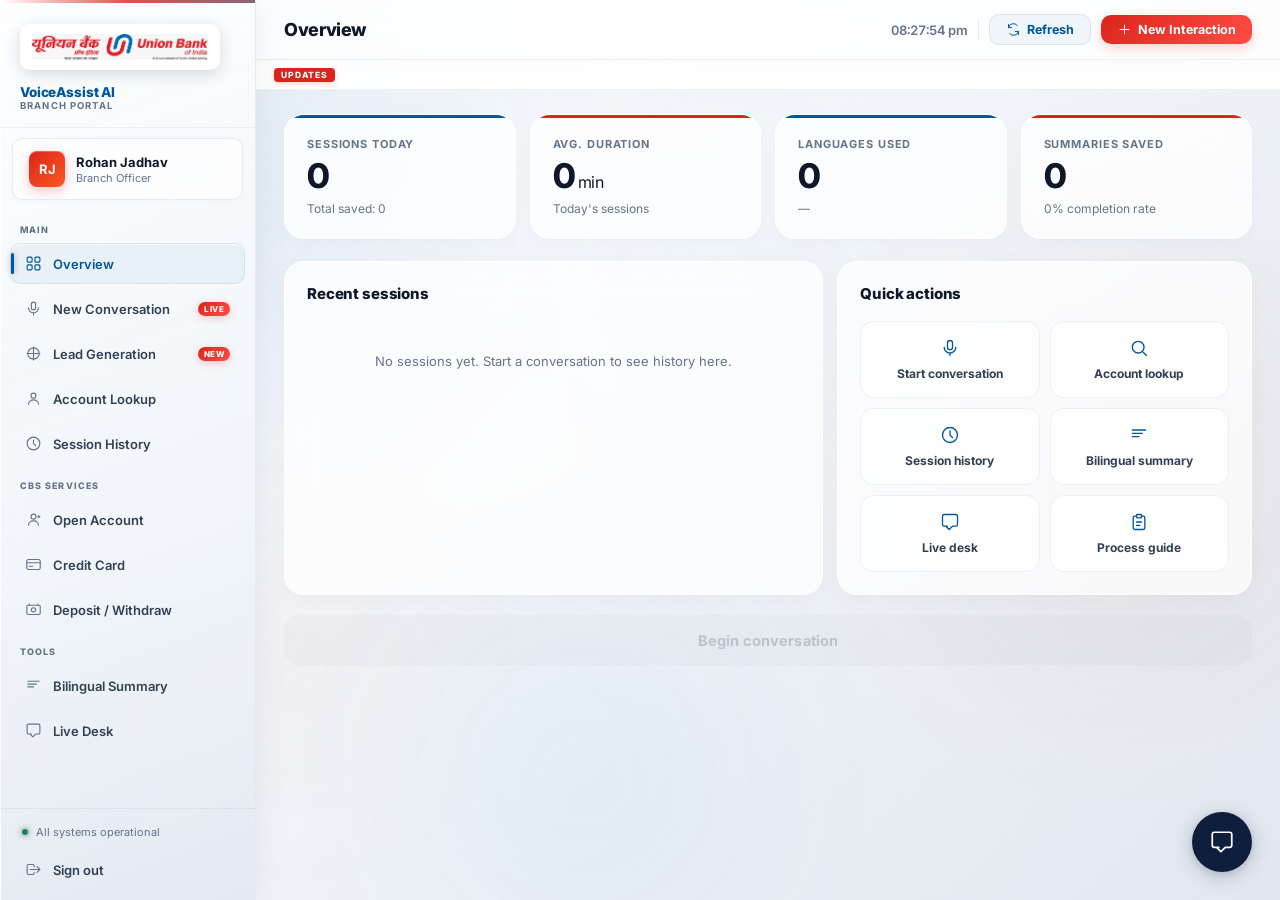
<file: Frontend/pages/dashboard.html>
<!DOCTYPE html>
<html lang="en">
<head>
<meta charset="UTF-8" />
<meta name="viewport" content="width=device-width, initial-scale=1.0" />
<meta name="description" content="Union Bank of India VoiceAssist AI — Branch Staff Portal for multilingual banking conversations." />
<title>VoiceAssist AI — Branch Portal | Union Bank of India</title>
<link rel="preconnect" href="https://fonts.googleapis.com">
<link rel="preconnect" href="https://fonts.gstatic.com" crossorigin>
<link href="https://fonts.googleapis.com/css2?family=Inter:wght@300;400;500;600;700;800&family=Noto+Sans+Devanagari:wght@400;500;600&display=swap" rel="stylesheet">
<link rel="stylesheet" href="../css/dashboard.css">
</head>
<body>

<!-- Liquid animated blobs -->
<div class="liquid-blob blob-1"></div>
<div class="liquid-blob blob-2"></div>
<div class="liquid-blob blob-3"></div>
<div class="liquid-blob blob-4"></div>
<div class="liquid-blob blob-5"></div>

<div class="dashboard-root">

  <!-- ==================== SIDEBAR ==================== -->
  <aside class="sidebar">
    <div class="sidebar-brand">
      <img src="../images/ubi_logo.png" alt="Union Bank of India" class="sidebar-brand-logo">
      <div>
        <div class="sidebar-brand-name">VoiceAssist AI</div>
        <div class="sidebar-brand-sub">Branch Portal</div>
      </div>
    </div>

    <div class="sidebar-staff">
      <div class="sidebar-avatar">RJ</div>
      <div class="sidebar-staff-info">
        <div class="sidebar-staff-name">Rohan Jadhav</div>
        <div class="sidebar-staff-role">Branch Officer</div>
      </div>
    </div>

    <div class="sidebar-section-label">Main</div>

    <a class="nav-item active" data-section="overview" href="#">
      <svg viewBox="0 0 24 24" fill="none" stroke="currentColor" stroke-width="1.6">
        <rect x="3" y="3" width="7" height="7" rx="1.5"/>
        <rect x="14" y="3" width="7" height="7" rx="1.5"/>
        <rect x="3" y="14" width="7" height="7" rx="1.5"/>
        <rect x="14" y="14" width="7" height="7" rx="1.5"/>
      </svg>
      <span>Overview</span>
    </a>

    <a class="nav-item" data-section="conversation" href="#">
      <svg viewBox="0 0 24 24" fill="none" stroke="currentColor" stroke-width="1.6">
        <rect x="9" y="3" width="6" height="11" rx="3"/>
        <path d="M5 11a7 7 0 0014 0M12 18v3" stroke-linecap="round"/>
      </svg>
      <span>New Conversation</span>
      <span class="nav-badge">Live</span>
    </a>

    <a class="nav-item" data-section="lead-generation" href="#">
  <svg viewBox="0 0 24 24" fill="none" stroke="currentColor" stroke-width="1.6">
    <path d="M12 3v18" stroke-linecap="round"/>
    <path d="M3 12h18" stroke-linecap="round"/>
    <circle cx="12" cy="12" r="8"/>
  </svg>
  <span>Lead Generation</span>
  <span class="nav-badge">NEW</span>
</a>

    <a class="nav-item" data-section="account" href="#">
      <svg viewBox="0 0 24 24" fill="none" stroke="currentColor" stroke-width="1.6">
        <circle cx="12" cy="8" r="3.5"/>
        <path d="M5 20c0-3.5 3-6 7-6s7 2.5 7 6" stroke-linecap="round"/>
      </svg>
      <span>Account Lookup</span>
    </a>

    <a class="nav-item" data-section="history" href="#">
      <svg viewBox="0 0 24 24" fill="none" stroke="currentColor" stroke-width="1.6">
        <circle cx="12" cy="12" r="9"/>
        <path d="M12 7v5l3 3" stroke-linecap="round"/>
      </svg>
      <span>Session History</span>
    </a>

    <div class="sidebar-section-label">CBS Services</div>

    <a class="nav-item" data-section="open-account" href="#">
      <svg viewBox="0 0 24 24" fill="none" stroke="currentColor" stroke-width="1.6">
        <circle cx="12" cy="8" r="3.5"/>
        <path d="M5 20c0-3.5 3-6 7-6s7 2.5 7 6" stroke-linecap="round"/>
        <path d="M18 8h3M19.5 6.5v3" stroke-linecap="round"/>
      </svg>
      <span>Open Account</span>
    </a>

    <a class="nav-item" data-section="credit-card" href="#">
      <svg viewBox="0 0 24 24" fill="none" stroke="currentColor" stroke-width="1.6">
        <rect x="2.5" y="5" width="19" height="14" rx="2.5"/>
        <path d="M2.5 9.5h19" stroke-linecap="round"/>
        <path d="M6 14.5h5" stroke-linecap="round"/>
      </svg>
      <span>Credit Card</span>
    </a>

    <a class="nav-item" data-section="cash-transaction" href="#">
      <svg viewBox="0 0 24 24" fill="none" stroke="currentColor" stroke-width="1.6">
        <rect x="2.5" y="6" width="19" height="13" rx="2"/>
        <circle cx="12" cy="12.5" r="3"/>
        <path d="M6 6V4.5M18 6V4.5" stroke-linecap="round"/>
      </svg>
      <span>Deposit / Withdraw</span>
    </a>

    <div class="sidebar-section-label">Tools</div>

    <a class="nav-item" data-section="summary" href="#">
      <svg viewBox="0 0 24 24" fill="none" stroke="currentColor" stroke-width="1.6">
        <path d="M4 6h16M4 10h12M4 14h8" stroke-linecap="round"/>
      </svg>
      <span>Bilingual Summary</span>
    </a>

    <a class="nav-item" data-section="live-desk" href="#" id="nav-live-desk">
      <svg viewBox="0 0 24 24" fill="none" stroke="currentColor" stroke-width="1.6">
        <path d="M9 17H5a2 2 0 01-2-2V5a2 2 0 012-2h14a2 2 0 012 2v10a2 2 0 01-2 2h-4l-4 4-4-4z" stroke-linecap="round" stroke-linejoin="round"/>
      </svg>
      <span>Live Desk</span>
    </a>

    <div class="sidebar-bottom">
      <div class="sidebar-status">
        <div class="status-dot-sm"></div>
        All systems operational
      </div>
      <a class="nav-item" href="login.html">
        <svg viewBox="0 0 24 24" fill="none" stroke="currentColor" stroke-width="1.6">
          <path d="M17 16l4-4m0 0l-4-4m4 4H7m6 4v1a2 2 0 01-2 2H5a2 2 0 01-2-2V7a2 2 0 012-2h6a2 2 0 012 2v1" stroke-linecap="round" stroke-linejoin="round"/>
        </svg>
        <span>Sign out</span>
      </a>
    </div>
  </aside>

  <!-- ==================== MAIN ==================== -->
  <div class="main">

    <!-- RED ACCENT STRIPE -->
    <div class="topbar-stripe"></div>

    <!-- TOP BAR -->
    <div class="topbar">
      <div class="topbar-page-title" id="topbarTitle">Overview</div>
      <div class="topbar-actions">
        <span class="topbar-time" id="liveTime"></span>
        <div class="topbar-divider"></div>
        <button class="topbar-btn topbar-btn-ghost" onclick="showToast('Refreshed')">
          <svg viewBox="0 0 24 24" fill="none" stroke="currentColor" stroke-width="1.6" width="15" height="15">
            <path d="M4 4v5h5M20 20v-5h-5" stroke-linecap="round"/>
            <path d="M4 9a8 8 0 0114-3.5M20 15a8 8 0 01-14 3.5" stroke-linecap="round"/>
          </svg>
          Refresh
        </button>
        <button class="topbar-btn topbar-btn-primary" onclick="navigate('conversation')">
          <svg viewBox="0 0 24 24" fill="none" stroke="currentColor" stroke-width="1.6" width="15" height="15">
            <path d="M12 5v14M5 12h14" stroke-linecap="round"/>
          </svg>
          New Interaction
        </button>
      </div>
    </div>

    <!-- TICKER BAR -->
    <div class="dashboard-ticker">
      <div class="ticker-title">Updates</div>
      <div class="ticker-content">
        <div class="ticker-text">
          ⚠️ Secure Portal: Always sign out of your session when leaving the terminal. &nbsp;&nbsp;&nbsp;&bull;&nbsp;&nbsp;&nbsp; 🚀 Vyom App: Union Bank of India launches Union Vyom Mobile App with 350+ features! &nbsp;&nbsp;&nbsp;&bull;&nbsp;&nbsp;&nbsp; 📅 Alert: Mandatory KYC verification deadline has been extended to 31st August.
        </div>
      </div>
    </div>

    <!-- CONTENT -->
    <div class="content">

      <!-- ===== OVERVIEW ===== -->
      <div class="section active" id="section-overview">
        <div class="stat-grid">
          <div class="stat-card">
            <div class="stat-label">Sessions Today</div>
            <div class="stat-value">12</div>
            <div class="stat-sub"><span class="stat-trend-up">↑ 3</span> vs yesterday</div>
          </div>
          <div class="stat-card">
            <div class="stat-label">Avg. Duration</div>
            <div class="stat-value">4.2<span style="font-size:16px;font-weight:400"> min</span></div>
            <div class="stat-sub"><span class="stat-trend-down">↑ 0.4m</span> vs last week</div>
          </div>
          <div class="stat-card">
            <div class="stat-label">Languages Used</div>
            <div class="stat-value">3</div>
            <div class="stat-sub">Hindi · Marathi · Tamil</div>
          </div>
          <div class="stat-card">
            <div class="stat-label">Summaries Saved</div>
            <div class="stat-value">11</div>
            <div class="stat-sub"><span class="stat-trend-up">100%</span> completion rate</div>
          </div>
        </div>

        <div class="two-col">
          <!-- Recent sessions -->
          <div class="card">
            <div class="card-header">
              <div class="card-title">Recent sessions</div>
              <button class="card-action" onclick="navigate('history')">View all</button>
            </div>
            <div class="session-item">
              <div class="session-lang-badge">हि</div>
              <div class="session-info">
                <div class="session-title">Loan enquiry — Rajesh Sharma</div>
                <div class="session-meta">Hindi · 6 min · Summary saved</div>
              </div>
              <div class="session-time">11:42 AM</div>
            </div>
            <div class="session-item">
              <div class="session-lang-badge">मा</div>
              <div class="session-info">
                <div class="session-title">Account opening — Priya Kulkarni</div>
                <div class="session-meta">Marathi · 8 min · Summary saved</div>
              </div>
              <div class="session-time">10:15 AM</div>
            </div>
            <div class="session-item">
              <div class="session-lang-badge">த</div>
              <div class="session-info">
                <div class="session-title">General enquiry — Murugan K.</div>
                <div class="session-meta">Tamil · 3 min · Summary saved</div>
              </div>
              <div class="session-time">9:50 AM</div>
            </div>
            <div class="session-item">
              <div class="session-lang-badge">EN</div>
              <div class="session-info">
                <div class="session-title">Account opening — Vikram Patel</div>
                <div class="session-meta">English · 5 min · Summary saved</div>
              </div>
              <div class="session-time">9:30 AM</div>
            </div>
          </div>

          <!-- Quick actions -->
          <div class="card">
            <div class="card-header">
              <div class="card-title">Quick actions</div>
            </div>
            <div class="quick-actions">
              <button class="quick-action-btn" onclick="navigate('conversation')">
                <svg viewBox="0 0 24 24" fill="none" stroke="currentColor" stroke-width="1.6">
                  <rect x="9" y="3" width="6" height="11" rx="3"/>
                  <path d="M5 11a7 7 0 0014 0M12 18v3" stroke-linecap="round"/>
                </svg>
                Start conversation
              </button>
              <button class="quick-action-btn" onclick="navigate('account')">
                <svg viewBox="0 0 24 24" fill="none" stroke="currentColor" stroke-width="1.6">
                  <circle cx="11" cy="11" r="7"/>
                  <path d="M21 21l-4-4" stroke-linecap="round"/>
                </svg>
                Account lookup
              </button>
              <button class="quick-action-btn" onclick="navigate('history')">
                <svg viewBox="0 0 24 24" fill="none" stroke="currentColor" stroke-width="1.6">
                  <circle cx="12" cy="12" r="9"/>
                  <path d="M12 7v5l3 3" stroke-linecap="round"/>
                </svg>
                Session history
              </button>
              <button class="quick-action-btn" onclick="navigate('summary')">
                <svg viewBox="0 0 24 24" fill="none" stroke="currentColor" stroke-width="1.6">
                  <path d="M4 6h16M4 10h12M4 14h8" stroke-linecap="round"/>
                </svg>
                Bilingual summary
              </button>
              <button class="quick-action-btn" onclick="navigate('live-desk')">
                <svg viewBox="0 0 24 24" fill="none" stroke="currentColor" stroke-width="1.6">
                  <path d="M9 17H5a2 2 0 01-2-2V5a2 2 0 012-2h14a2 2 0 012 2v10a2 2 0 01-2 2h-4l-4 4-4-4z" stroke-linecap="round" stroke-linejoin="round"/>
                </svg>
                Live desk
              </button>
              <button class="quick-action-btn" onclick="showToast('Opening process guide...')">
                <svg viewBox="0 0 24 24" fill="none" stroke="currentColor" stroke-width="1.6">
                  <path d="M9 5H7a2 2 0 00-2 2v12a2 2 0 002 2h10a2 2 0 002-2V7a2 2 0 00-2-2h-2" stroke-linecap="round"/>
                  <rect x="9" y="3" width="6" height="4" rx="1" stroke-linecap="round"/>
                  <path d="M9 12h6M9 16h4" stroke-linecap="round"/>
                </svg>
                Process guide
              </button>
            </div>
          </div>
        </div>
      </div>


      <!-- ===== NEW CONVERSATION ===== -->
      <div class="section" id="section-conversation">
        <div class="conversation-start">
          <div class="step-header">
            <span class="step-label">New interaction</span>
            <h1 class="step-title">Start the conversation</h1>
            <p class="step-subtitle">Tap the mic to begin. The customer's language will be detected automatically, or choose manually.</p>
          </div>

          <div class="listen-card" id="listenCard">
            <div class="listen-idle" id="listenIdle">
              <button class="mic-button" id="micButton" aria-label="Start listening">
                <svg viewBox="0 0 24 24" fill="none" stroke="currentColor" stroke-width="1.6">
                  <rect x="9" y="3" width="6" height="11" rx="3"/>
                  <path d="M5 11a7 7 0 0014 0M12 18v3" stroke-linecap="round"/>
                </svg>
              </button>
              <p class="mic-hint">Tap to start listening</p>
            </div>

            <div class="listen-active" id="listenActive">
              <div class="waveform">
                <span></span><span></span><span></span><span></span><span></span><span></span><span></span>
              </div>
              <p class="listening-text">Listening<span class="dots"><span>.</span><span>.</span><span>.</span></span></p>
            </div>

            <div class="detected-result" id="detectedResult">
              <div class="detected-row">
                <div class="detected-info">
                  <span class="detected-label">Detected language</span>
                  <div class="detected-chip" id="detectedChip">
                    <span class="chip-flag">मा</span>
                    <span id="detectedLangName">Marathi</span>
                  </div>
                </div>
                <button class="change-link" id="changeLangBtn">Not correct? Change</button>
              </div>
              <div id="detectedTranscriptWrap" class="detected-transcript-wrap" style="display:none">
                <span id="detectedTranscriptText"></span>
              </div>
              <div class="lang-grid" id="langGrid">
                <button class="lang-option" data-lang="Hindi" data-code="हि">Hindi</button>
                <button class="lang-option" data-lang="Marathi" data-code="मा">Marathi</button>
                <button class="lang-option" data-lang="Tamil" data-code="த">Tamil</button>
                <button class="lang-option" data-lang="Telugu" data-code="తె">Telugu</button>
                <button class="lang-option" data-lang="English" data-code="EN">English</button>
              </div>
            </div>
          </div>

          <div class="process-section" id="processSection">
            <p class="process-label">What does the customer need help with?</p>
            <div class="process-grid">
              <button class="process-card" data-process="Loan enquiry">
                <svg viewBox="0 0 24 24" fill="none" stroke="currentColor" stroke-width="1.5">
                  <path d="M12 2C6.5 2 2 6.5 2 12s4.5 10 10 10 10-4.5 10-10S17.5 2 12 2zM12 6v6l4 2" stroke-linecap="round"/>
                </svg>
                <span>Loan enquiry</span>
              </button>
              <button class="process-card" data-process="Account opening">
                <svg viewBox="0 0 24 24" fill="none" stroke="currentColor" stroke-width="1.5">
                  <circle cx="12" cy="8" r="3.5"/>
                  <path d="M5 20c0-3.5 3-6 7-6s7 2.5 7 6" stroke-linecap="round"/>
                  <path d="M18 8h3M19.5 6.5v3" stroke-linecap="round"/>
                </svg>
                <span>Account opening</span>
              </button>
              <button class="process-card" data-process="General enquiry">
                <svg viewBox="0 0 24 24" fill="none" stroke="currentColor" stroke-width="1.5">
                  <circle cx="12" cy="12" r="9"/>
                  <path d="M12 17v-1.5c0-1 .6-1.5 1.5-2.2.9-.7 1.5-1.4 1.5-2.3a3 3 0 10-6 0" stroke-linecap="round"/>
                  <circle cx="12" cy="17.5" r="0.4" fill="currentColor"/>
                </svg>
                <span>General enquiry</span>
              </button>
              <button class="process-card" data-process="Other">
                <svg viewBox="0 0 24 24" fill="none" stroke="currentColor" stroke-width="1.5">
                  <circle cx="6" cy="12" r="1.4" fill="currentColor" stroke="none"/>
                  <circle cx="12" cy="12" r="1.4" fill="currentColor" stroke="none"/>
                  <circle cx="18" cy="12" r="1.4" fill="currentColor" stroke="none"/>
                </svg>
                <span>Other</span>
              </button>
            </div>
          </div>

        
        </div>
      </div>

      <button class="btn-begin" id="btnBegin" disabled>
            Begin conversation
          </button>

     <!-- ===== LEAD GENERATION ===== -->
      <div class="section" id="section-lead-generation">

        <div class="card">
          <div class="card-header">
            <div class="card-title">Lead Generation</div>
          </div>

          <div class="stat-grid lead-stat-row">
            <!-- dashboard.js fills this with Total/Hot/Warm/Incomplete from backend -->
            <div class="stat-card">
              <div class="stat-label">Total leads</div>
              <div class="stat-value">—</div>
              <div class="stat-sub">Loading…</div>
            </div>
          </div>
        </div>

        <br>

        <div class="card">
          <div class="card-header">
            <div class="card-title">Customer Leads</div>
          </div>
          <div id="leadList">
            <div style="padding:32px;text-align:center;color:var(--text-muted);font-size:13px">Loading leads…</div>
          </div>
        </div>

        <br>

        <div class="card">
          <div class="card-header">
            <div class="card-title">Generate New Lead</div>
          </div>

          <div style="display:grid;gap:15px;">

            <input class="lookup-input" id="manualLeadName" placeholder="Customer Name">

            <input class="lookup-input" id="manualLeadPhone" placeholder="Mobile Number">

            <select class="lookup-select" id="manualLeadInterest">
              <option>Savings Account</option>
              <option>Current Account</option>
              <option>Home Loan</option>
              <option>Personal Loan</option>
              <option>Vehicle Loan</option>
              <option>Credit Card</option>
              <option>FD / RD</option>
            </select>

            <textarea class="lookup-input" id="manualLeadNotes" rows="4" placeholder="Lead Notes"></textarea>

            <button class="topbar-btn topbar-btn-primary" id="manualLeadSaveBtn" onclick="saveManualLead()">
              Save Lead
            </button>

          </div>

        </div>

      </div>

      <!-- ===== OPEN NEW ACCOUNT (CBS) ===== -->
      <div class="section" id="section-open-account">
        <div class="cbs-grid">
          <div class="card">
            <div class="card-header">
              <div class="card-title">Open New Account</div>
            </div>
            <div style="display:grid;gap:15px;">
              <input class="lookup-input" id="oaName" placeholder="Customer Full Name">
              <input class="lookup-input" id="oaMobile" placeholder="Mobile Number" maxlength="10">
              <input class="lookup-input" id="oaAadhaar" placeholder="Aadhaar Number (12 digits)" maxlength="14">
              <select class="lookup-select" id="oaAccType" style="width:100%;height:48px">
                <option>Savings</option>
                <option>Current</option>
                <option>Salary</option>
                <option>Senior Citizen Savings</option>
              </select>
              <input class="lookup-input" type="number" id="oaInitialDeposit" placeholder="Initial Deposit (₹)" min="0">
              <button class="topbar-btn topbar-btn-primary" id="oaSubmitBtn" onclick="submitOpenAccount()" style="height:48px;justify-content:center">
                Open Account
              </button>
              <div class="cbs-success" id="oaResult" style="display:none"></div>
            </div>
          </div>

          <div class="card">
            <div class="card-header">
              <div class="card-title">Documents Required</div>
            </div>
            <ul class="cbs-checklist">
              <li>Aadhaar Card (identity &amp; address proof)</li>
              <li>PAN Card</li>
              <li>Recent passport-size photograph</li>
              <li>Initial deposit as per account type</li>
              <li>Nominee details (optional, recommended)</li>
            </ul>
          </div>
        </div>
      </div>

      <!-- ===== CREDIT CARD APPLICATION (CBS) ===== -->
      <div class="section" id="section-credit-card">
        <div class="cbs-grid">
          <div class="card">
            <div class="card-header">
              <div class="card-title">Apply for Credit Card</div>
            </div>
            <div style="display:grid;gap:15px;">
              <input class="lookup-input" id="ccName" placeholder="Customer Full Name">
              <input class="lookup-input" id="ccAccountNo" placeholder="Linked Account Number">
              <select class="lookup-select" id="ccCardType" style="width:100%;height:48px">
                <option>Rupay Select</option>
                <option>Union Platinum</option>
                <option>Union World</option>
                <option>Union Signature</option>
              </select>
              <input class="lookup-input" type="number" id="ccIncome" placeholder="Monthly Income (₹)" min="0">
              <button class="topbar-btn topbar-btn-primary" id="ccSubmitBtn" onclick="submitCreditCardApplication()" style="height:48px;justify-content:center">
                Submit Application
              </button>
              <div class="cbs-success" id="ccResult" style="display:none"></div>
            </div>
          </div>

          <div class="card">
            <div class="card-header">
              <div class="card-title">Eligibility Guide</div>
            </div>
            <ul class="cbs-checklist">
              <li>Monthly income ≥ ₹20,000 — entry-level cards</li>
              <li>Monthly income ≥ ₹40,000 — mid-tier cards, ₹1,00,000 limit</li>
              <li>Monthly income ≥ ₹1,00,000 — premium cards, ₹3,00,000 limit</li>
              <li>Existing savings/current account required</li>
              <li>Final approval subject to CIBIL score &amp; credit policy</li>
            </ul>
          </div>
        </div>
      </div>

      <!-- ===== DEPOSIT / WITHDRAW (CBS) ===== -->
      <div class="section" id="section-cash-transaction">
        <div class="cbs-grid">
          <div class="card">
            <div class="card-header">
              <div class="card-title">Deposit / Withdraw</div>
            </div>
            <div style="display:grid;gap:15px;">
              <select class="lookup-select" id="txnAccountSelect" style="width:100%;height:48px" onchange="updateTxnBalancePreview()">
              </select>

              <div class="txn-balance-row">
                <span>Current balance</span>
                <strong id="txnCurrentBalance">—</strong>
              </div>

              <div class="txn-type-toggle">
                <button type="button" class="txn-type-btn active" data-txn-type="deposit">Deposit</button>
                <button type="button" class="txn-type-btn" data-txn-type="withdraw">Withdraw</button>
              </div>

              <input class="lookup-input" type="number" id="txnAmount" placeholder="Amount (₹)" min="0">
              <button class="topbar-btn topbar-btn-primary" id="txnSubmitBtn" onclick="submitTransaction()" style="height:48px;justify-content:center">
                Process Transaction
              </button>
              <div class="cbs-success" id="txnResult" style="display:none"></div>
            </div>
          </div>

          <div class="card">
            <div class="card-header">
              <div class="card-title">Branch Cash Limits</div>
            </div>
            <ul class="cbs-checklist">
              <li>Over-the-counter cash deposit: up to ₹2,00,000/day</li>
              <li>Over-the-counter cash withdrawal: up to ₹1,00,000/day</li>
              <li>Amounts above limit require manager approval</li>
              <li>PAN mandatory for cash transactions ≥ ₹50,000</li>
            </ul>
          </div>
        </div>
      </div>

      <!-- ===== ACCOUNT LOOKUP ===== -->
      <div class="section" id="section-account">
        <div class="lookup-search-bar">
          <input class="lookup-input" type="text" id="accountInput" placeholder="Enter account number, name, or Aadhaar…" />
          <select class="lookup-select" id="lookupType">
            <option value="account">Account No.</option>
            <option value="name">Name</option>
            <option value="aadhaar">Aadhaar</option>
            <option value="mobile">Mobile</option>
          </select>
          <button class="lookup-btn" onclick="doLookup()">
            <svg viewBox="0 0 24 24" fill="none" stroke="currentColor" stroke-width="1.6">
              <circle cx="11" cy="11" r="7"/>
              <path d="M21 21l-4-4" stroke-linecap="round"/>
            </svg>
            Search
          </button>
        </div>

        <div class="account-result" id="accountResult">

          <div class="translate-strip">
            <svg viewBox="0 0 24 24" fill="none" stroke="currentColor" stroke-width="1.6">
              <path d="M3 5h12M9 3v2M12.6 18.6L15 12l2.4 6.6M14.1 16.5h1.8" stroke-linecap="round"/>
              <path d="M21 5h-6l-3.6 9.6" stroke-linecap="round"/>
            </svg>
            <span class="translate-strip-text">Customer prefers <strong>Marathi</strong>. Account details will be read out in Marathi if spoken.</span>
            <button class="translate-strip-btn" onclick="showToast('Reading account summary in Marathi...')">Read aloud →</button>
          </div>

          <!-- Account header -->
          <div class="account-header-card">
            <div class="account-avatar-lg">RS</div>
            <div class="account-id-info">
              <div class="account-name-lg">Rajesh Suresh Sharma</div>
              <div class="account-no">ACCT · 4523 8811 2204 7700</div>
            </div>
            <div class="account-header-stats">
              <div class="ah-stat">
                <div class="ah-stat-label">Balance</div>
                <div class="ah-stat-value green">₹1,24,832</div>
              </div>
              <div class="ah-stat">
                <div class="ah-stat-label">Account type</div>
                <div class="ah-stat-value">Savings</div>
              </div>
              <div class="ah-stat">
                <div class="ah-stat-label">CIBIL score</div>
                <div class="ah-stat-value gold">742</div>
              </div>
            </div>
          </div>

          <!-- Tabs -->
          <div class="account-tabs">
            <button class="account-tab active" data-tab="transactions">Transactions</button>
            <button class="account-tab" data-tab="loans">Loans</button>
            <button class="account-tab" data-tab="kyc">KYC Status</button>
          </div>

          <!-- Transactions -->
          <div class="account-tab-content active" id="tab-transactions">
            <div class="card">
              <table class="txn-table">
                <thead>
                  <tr>
                    <th>Date</th>
                    <th>Description</th>
                    <th>Type</th>
                    <th>Amount</th>
                    <th>Balance</th>
                  </tr>
                </thead>
                <tbody>
                  <tr>
                    <td>17 Jun 2026</td>
                    <td>UPI — Swiggy Order</td>
                    <td><span class="txn-type-badge txn-debit">Debit</span></td>
                    <td class="txn-amount-negative">– ₹380</td>
                    <td>₹1,24,832</td>
                  </tr>
                  <tr>
                    <td>16 Jun 2026</td>
                    <td>Salary Credit — TCS Ltd</td>
                    <td><span class="txn-type-badge txn-credit">Credit</span></td>
                    <td class="txn-amount-positive">+ ₹68,000</td>
                    <td>₹1,25,212</td>
                  </tr>
                  <tr>
                    <td>15 Jun 2026</td>
                    <td>NEFT — LIC Premium</td>
                    <td><span class="txn-type-badge txn-debit">Debit</span></td>
                    <td class="txn-amount-negative">– ₹4,200</td>
                    <td>₹57,212</td>
                  </tr>
                  <tr>
                    <td>14 Jun 2026</td>
                    <td>ATM Withdrawal — Pune Main</td>
                    <td><span class="txn-type-badge txn-debit">Debit</span></td>
                    <td class="txn-amount-negative">– ₹5,000</td>
                    <td>₹61,412</td>
                  </tr>
                  <tr>
                    <td>12 Jun 2026</td>
                    <td>IMPS — Sharma Family</td>
                    <td><span class="txn-type-badge txn-credit">Credit</span></td>
                    <td class="txn-amount-positive">+ ₹10,000</td>
                    <td>₹66,412</td>
                  </tr>
                  <tr>
                    <td>10 Jun 2026</td>
                    <td>Electricity Bill — MSEDCL</td>
                    <td><span class="txn-type-badge txn-debit">Debit</span></td>
                    <td class="txn-amount-negative">– ₹1,140</td>
                    <td>₹56,412</td>
                  </tr>
                </tbody>
              </table>
            </div>
          </div>

          <!-- Loans -->
          <div class="account-tab-content" id="tab-loans">
            <div class="loan-card">
              <div class="loan-icon">
                <svg viewBox="0 0 24 24" fill="none" stroke="currentColor" stroke-width="1.5">
                  <path d="M3 10l9-6 9 6M5 10v9h14v-9M9 19v-5h6v5" stroke-linecap="round" stroke-linejoin="round"/>
                </svg>
              </div>
              <div class="loan-info">
                <div class="loan-type">Home Loan</div>
                <div class="loan-meta">Sanctioned ₹28,00,000 · 20 yr tenure · HDFC Ref #HL2021-8823</div>
              </div>
              <div class="loan-right">
                <div class="loan-emi">₹21,400 / mo</div>
                <div class="loan-emi-label">Outstanding: ₹19,42,000</div>
                <span class="loan-status loan-active">Active</span>
              </div>
            </div>
            <div class="loan-card">
              <div class="loan-icon">
                <svg viewBox="0 0 24 24" fill="none" stroke="currentColor" stroke-width="1.5">
                  <path d="M12 2C6.5 2 2 6.5 2 12s4.5 10 10 10 10-4.5 10-10S17.5 2 12 2z" stroke-linecap="round"/>
                  <path d="M9 12l2 2 4-4" stroke-linecap="round"/>
                </svg>
              </div>
              <div class="loan-info">
                <div class="loan-type">Personal Loan</div>
                <div class="loan-meta">Sanctioned ₹2,00,000 · 3 yr tenure · Ref #PL2023-441</div>
              </div>
              <div class="loan-right">
                <div class="loan-emi">—</div>
                <div class="loan-emi-label">Fully repaid Jun 2025</div>
                <span class="loan-status loan-closed">Closed</span>
              </div>
            </div>
          </div>

          <!-- KYC -->
          <div class="account-tab-content" id="tab-kyc">
            <div class="kyc-grid">
              <div class="kyc-item">
                <div class="kyc-icon">
                  <svg viewBox="0 0 24 24" fill="none" stroke="currentColor" stroke-width="1.5">
                    <rect x="3" y="5" width="18" height="14" rx="2"/>
                    <path d="M3 10h18" stroke-linecap="round"/>
                  </svg>
                </div>
                <div>
                  <div class="kyc-doc-label">Aadhaar</div>
                  <div class="kyc-doc-value">XXXX XXXX 7713</div>
                </div>
                <span class="kyc-status-badge kyc-verified">Verified</span>
              </div>
              <div class="kyc-item">
                <div class="kyc-icon">
                  <svg viewBox="0 0 24 24" fill="none" stroke="currentColor" stroke-width="1.5">
                    <path d="M9 12h6M9 16h4M17 3H7a2 2 0 00-2 2v14a2 2 0 002 2h10a2 2 0 002-2V5a2 2 0 00-2-2z" stroke-linecap="round"/>
                  </svg>
                </div>
                <div>
                  <div class="kyc-doc-label">PAN Card</div>
                  <div class="kyc-doc-value">BSHPS4321K</div>
                </div>
                <span class="kyc-status-badge kyc-verified">Verified</span>
              </div>
              <div class="kyc-item">
                <div class="kyc-icon">
                  <svg viewBox="0 0 24 24" fill="none" stroke="currentColor" stroke-width="1.5">
                    <rect x="5" y="3" width="14" height="18" rx="2"/>
                    <circle cx="12" cy="9" r="3"/>
                    <path d="M6.5 20c.5-2.5 2.5-4 5.5-4s5 1.5 5.5 4" stroke-linecap="round"/>
                  </svg>
                </div>
                <div>
                  <div class="kyc-doc-label">Photograph</div>
                  <div class="kyc-doc-value">On file (2024)</div>
                </div>
                <span class="kyc-status-badge kyc-verified">Verified</span>
              </div>
              <div class="kyc-item">
                <div class="kyc-icon">
                  <svg viewBox="0 0 24 24" fill="none" stroke="currentColor" stroke-width="1.5">
                    <path d="M3 21h18M5 21V9l7-5 7 5v12" stroke-linecap="round" stroke-linejoin="round"/>
                  </svg>
                </div>
                <div>
                  <div class="kyc-doc-label">Address Proof</div>
                  <div class="kyc-doc-value">Aadhaar linked</div>
                </div>
                <span class="kyc-status-badge kyc-verified">Verified</span>
              </div>
              <div class="kyc-item">
                <div class="kyc-icon">
                  <svg viewBox="0 0 24 24" fill="none" stroke="currentColor" stroke-width="1.5">
                    <path d="M22 16.92V19a2 2 0 01-2.18 2A19.8 19.8 0 013.09 5.18 2 2 0 015 3h2.09a2 2 0 012 1.72c.127.96.361 1.903.7 2.81a2 2 0 01-.45 2.11L8.09 10a16 16 0 006.91 6.91l1.27-1.27a2 2 0 012.11-.45c.907.339 1.85.573 2.81.7A2 2 0 0122 17.92v-.01z" stroke-linecap="round"/>
                  </svg>
                </div>
                <div>
                  <div class="kyc-doc-label">Mobile</div>
                  <div class="kyc-doc-value">+91 98765 XXXXX</div>
                </div>
                <span class="kyc-status-badge kyc-verified">Verified</span>
              </div>
              <div class="kyc-item">
                <div class="kyc-icon">
                  <svg viewBox="0 0 24 24" fill="none" stroke="currentColor" stroke-width="1.5">
                    <path d="M4 4h16c1.1 0 2 .9 2 2v12c0 1.1-.9 2-2 2H4c-1.1 0-2-.9-2-2V6c0-1.1.9-2 2-2z" stroke-linecap="round"/>
                    <path d="M22 6l-10 7L2 6" stroke-linecap="round"/>
                  </svg>
                </div>
                <div>
                  <div class="kyc-doc-label">Email</div>
                  <div class="kyc-doc-value">r.sha****@gmail.com</div>
                </div>
                <span class="kyc-status-badge kyc-pending">Pending</span>
              </div>
            </div>
          </div>

        </div><!-- /account-result -->
      </div>


      <!-- ===== SESSION HISTORY ===== -->
      <div class="section" id="section-history">
        <div class="history-filters">
          <button class="filter-chip active">All</button>
          <button class="filter-chip">Today</button>
          <button class="filter-chip">Hindi</button>
          <button class="filter-chip">Marathi</button>
          <button class="filter-chip">Tamil</button>
          <button class="filter-chip">Telugu</button>
          <button class="filter-chip">Loan enquiry</button>
          <button class="filter-chip">Account opening</button>
        </div>
        <div class="history-table-wrap">
          <table class="history-table">
            <thead>
              <tr>
                <th>Date & Time</th>
                <th>Customer</th>
                <th>Language</th>
                <th>Process</th>
                <th>Duration</th>
                <th>Summary</th>
                <th></th>
              </tr>
            </thead>
            <tbody>
              <tr>
                <td>17 Jun 2026, 11:42 AM</td>
                <td>Rajesh Sharma</td>
                <td><span class="lang-pill">Hindi</span></td>
                <td>Loan enquiry</td>
                <td>6 min</td>
                <td>✓ Saved</td>
                <td><button class="view-link" onclick="showToast('Opening session summary...')">View →</button></td>
              </tr>
              <tr>
                <td>17 Jun 2026, 10:15 AM</td>
                <td>Priya Kulkarni</td>
                <td><span class="lang-pill">Marathi</span></td>
                <td>Account opening</td>
                <td>8 min</td>
                <td>✓ Saved</td>
                <td><button class="view-link" onclick="showToast('Opening session summary...')">View →</button></td>
              </tr>
              <tr>
                <td>17 Jun 2026, 9:50 AM</td>
                <td>Murugan K.</td>
                <td><span class="lang-pill">Tamil</span></td>
                <td>General enquiry</td>
                <td>3 min</td>
                <td>✓ Saved</td>
                <td><button class="view-link" onclick="showToast('Opening session summary...')">View →</button></td>
              </tr>
              <tr>
                <td>17 Jun 2026, 9:30 AM</td>
                <td>Vikram Patel</td>
                <td><span class="lang-pill">English</span></td>
                <td>Account opening</td>
                <td>5 min</td>
                <td>✓ Saved</td>
                <td><button class="view-link" onclick="showToast('Opening session summary...')">View →</button></td>
              </tr>
              <tr>
                <td>16 Jun 2026, 3:22 PM</td>
                <td>Anita Reddy</td>
                <td><span class="lang-pill">Telugu</span></td>
                <td>Loan enquiry</td>
                <td>9 min</td>
                <td>✓ Saved</td>
                <td><button class="view-link" onclick="showToast('Opening session summary...')">View →</button></td>
              </tr>
              <tr>
                <td>16 Jun 2026, 2:05 PM</td>
                <td>Deepak Nair</td>
                <td><span class="lang-pill">Hindi</span></td>
                <td>General enquiry</td>
                <td>4 min</td>
                <td>✓ Saved</td>
                <td><button class="view-link" onclick="showToast('Opening session summary...')">View →</button></td>
              </tr>
            </tbody>
          </table>
        </div>
      </div>

      <!-- ===== BILINGUAL SUMMARY ===== -->
      <div class="section" id="section-summary">
        <div class="two-col">
          <div class="card">
            <div class="card-header">
              <div class="card-title">English Summary</div>
              <button class="card-action" onclick="showToast('Copied to clipboard')">Copy</button>
            </div>
            <p style="font-size:14px;line-height:1.75;color:var(--text-dim)">
              Customer <strong style="color:var(--blue)">Rajesh Sharma</strong> visited the branch on 17 June 2026 at 11:42 AM to inquire about a home loan. Staff member verified customer identity (Aadhaar confirmed). Customer requested information on loan eligibility for ₹30,00,000 at a 20-year tenure. Staff explained current interest rate of 8.65% p.a. and EMI estimate of ₹26,400/month. Customer expressed interest and was informed about required documents: income proof, property papers, and 6-month bank statement. Customer will visit again within 7 days with documents.
            </p>
            <div style="margin-top:16px;padding-top:14px;border-top:1px solid var(--border);display:flex;gap:10px">
              <button class="topbar-btn topbar-btn-primary" style="flex:1" onclick="showToast('Saved to Firestore')">Save to records</button>
              <button class="topbar-btn topbar-btn-ghost" onclick="showToast('Printed')">Print</button>
            </div>
          </div>
          <div class="card">
            <div class="card-header">
              <div class="card-title">हिंदी सारांश</div>
              <button class="card-action" onclick="showToast('Read aloud in Hindi...')">🔊 Read aloud</button>
            </div>
            <p style="font-size:14px;line-height:1.9;color:var(--text-dim);font-family:'Noto Sans Devanagari',sans-serif">
              ग्राहक <strong style="color:var(--blue)">राजेश शर्मा</strong> ने 17 जून 2026 को सुबह 11:42 बजे शाखा का दौरा किया और होम लोन के बारे में जानकारी ली। स्टाफ ने आधार के माध्यम से पहचान सत्यापित की। ग्राहक ने ₹30,00,000 के लोन के लिए 20 वर्षीय अवधि पर पात्रता जाननी चाही। स्टाफ ने 8.65% वार्षिक ब्याज दर और ₹26,400 प्रति माह EMI की जानकारी दी। ग्राहक ने रुचि दिखाई और आवश्यक दस्तावेज़ — आय प्रमाण, संपत्ति के कागज़, 6 महीने का बैंक स्टेटमेंट — की सूची दी गई। ग्राहक 7 दिनों में दस्तावेज़ लेकर आएंगे।
            </p>
          </div>
        </div>
      </div>

    </div><!-- /content -->
  </div><!-- /main -->
</div><!-- /dashboard-root -->

<!-- TOAST -->
<div class="toast" id="toast">
  <svg viewBox="0 0 24 24" fill="none" stroke="currentColor" stroke-width="1.8">
    <circle cx="12" cy="12" r="10"/>
    <path d="M9 12l2 2 4-4" stroke-linecap="round" stroke-linejoin="round"/>
  </svg>
  <span id="toastText">Done</span>
</div>

<script src="../js/dashboard.js"></script>

<link rel="stylesheet" href="../css/chat-widget.css">


<script src="../js/chat-widget.js"></script>
</html>
</file>
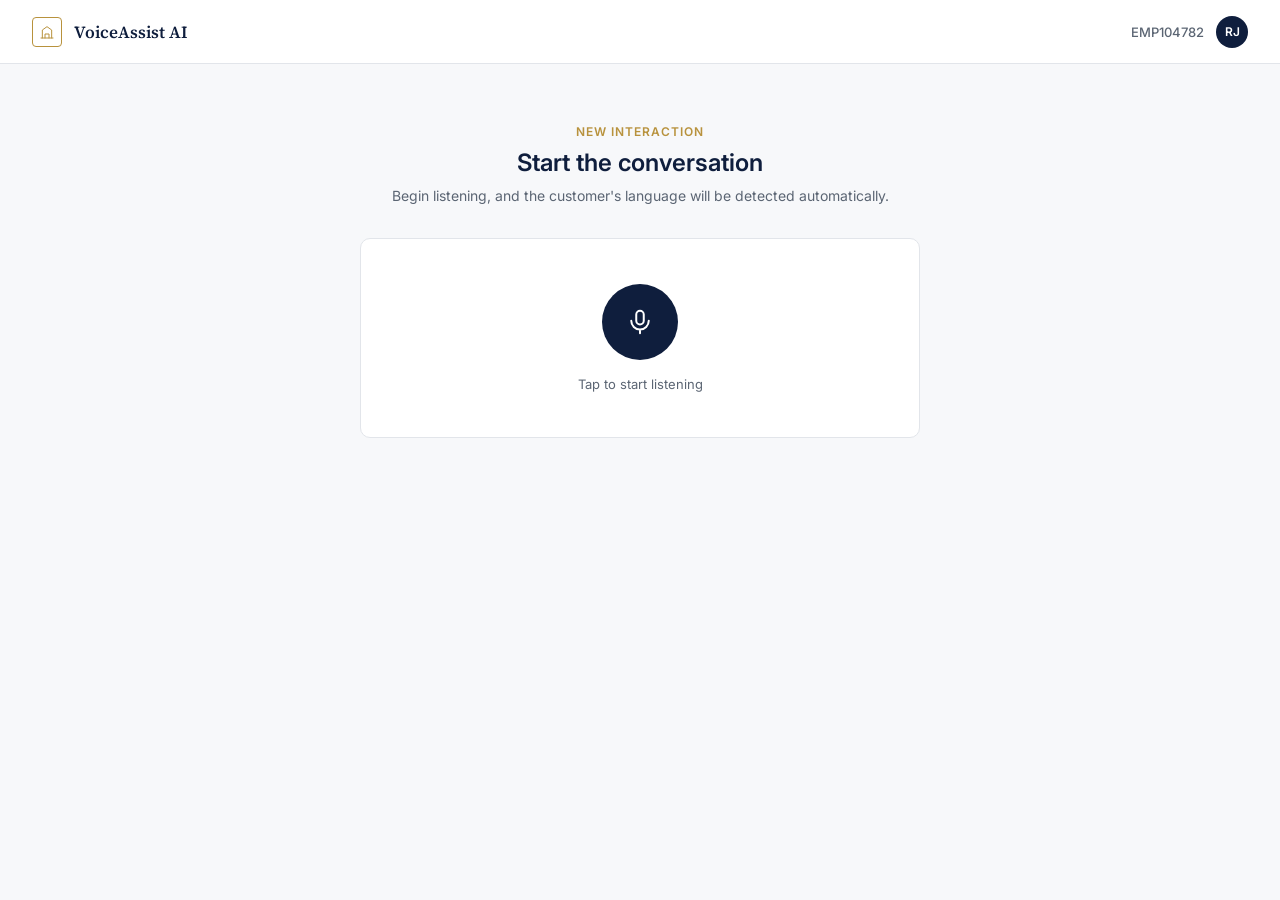
<file: Frontend/pages/language-select.html>
<!DOCTYPE html>
<html lang="en">
<head>
<meta charset="UTF-8" />
<meta name="viewport" content="width=device-width, initial-scale=1.0" />
<title>VoiceAssist AI — New Interaction</title>
<link rel="preconnect" href="https://fonts.googleapis.com">
<link rel="preconnect" href="https://fonts.gstatic.com" crossorigin>
<link href="https://fonts.googleapis.com/css2?family=Source+Serif+4:wght@500;600&family=Inter:wght@400;500;600&display=swap" rel="stylesheet">
<link rel="stylesheet" href="../css/base.css">
<link rel="stylesheet" href="../css/language-select.css">
</head>
<body>

<div class="page">

  <!-- TOP BAR -->
  <div class="topbar">
    <div class="topbar-left">
      <div class="brand-icon-sm">
        <svg viewBox="0 0 24 24" fill="none" stroke="#B8923D" stroke-width="1.5">
          <path d="M3 21h18M5 21V9l7-5 7 5v12M9 21v-6h6v6" stroke-linecap="round" stroke-linejoin="round"/>
        </svg>
      </div>
      <span class="topbar-title">VoiceAssist AI</span>
    </div>
    <div class="topbar-right">
      <span class="staff-name">EMP104782</span>
      <div class="staff-avatar">RJ</div>
    </div>
  </div>

  <div class="content">
    <div class="content-inner">

      <div class="step-header">
        <span class="step-label">New interaction</span>
        <h1 class="step-title">Start the conversation</h1>
        <p class="step-subtitle">Begin listening, and the customer's language will be detected automatically.</p>
      </div>

      <!-- LISTEN CARD -->
      <div class="listen-card" id="listenCard">

        <div class="listen-idle" id="listenIdle">
          <button class="mic-button" id="micButton" aria-label="Start listening">
            <svg viewBox="0 0 24 24" fill="none" stroke="currentColor" stroke-width="1.6">
              <rect x="9" y="3" width="6" height="11" rx="3"/>
              <path d="M5 11a7 7 0 0014 0M12 18v3" stroke-linecap="round"/>
            </svg>
          </button>
          <p class="mic-hint">Tap to start listening</p>
        </div>

        <div class="listen-active" id="listenActive">
          <div class="waveform" id="waveform">
            <span></span><span></span><span></span><span></span><span></span><span></span><span></span>
          </div>
          <p class="listening-text">Listening<span class="dots"><span>.</span><span>.</span><span>.</span></span></p>
        </div>

        <div class="detected-result" id="detectedResult">
          <div class="detected-row">
            <div class="detected-info">
              <span class="detected-label">Detected language</span>
              <div class="detected-chip" id="detectedChip">
                <span class="chip-flag">मा</span>
                <span id="detectedLangName">Marathi</span>
              </div>
            </div>
            <button class="change-link" id="changeLangBtn">Not correct? Change</button>
          </div>

          <div class="lang-grid" id="langGrid">
            <button class="lang-option" data-lang="Hindi" data-code="हि">Hindi</button>
            <button class="lang-option" data-lang="Marathi" data-code="मा">Marathi</button>
            <button class="lang-option" data-lang="Tamil" data-code="த">Tamil</button>
            <button class="lang-option" data-lang="Telugu" data-code="తె">Telugu</button>
            <button class="lang-option" data-lang="English" data-code="EN">English</button>
          </div>
        </div>

      </div>

      <!-- PROCESS SELECT (revealed after language confirmed) -->
      <div class="process-section" id="processSection">
        <p class="process-label">What does the customer need help with?</p>
        <div class="process-grid">
          <button class="process-card" data-process="Loan enquiry">
            <svg viewBox="0 0 24 24" fill="none" stroke="currentColor" stroke-width="1.5">
              <path d="M3 10l9-6 9 6M5 10v9h14v-9M9 19v-5h6v5" stroke-linecap="round" stroke-linejoin="round"/>
            </svg>
            <span>Loan enquiry</span>
          </button>
          <button class="process-card" data-process="Account opening">
            <svg viewBox="0 0 24 24" fill="none" stroke="currentColor" stroke-width="1.5">
              <circle cx="12" cy="8" r="3.5"/>
              <path d="M5 20c0-3.5 3-6 7-6s7 2.5 7 6" stroke-linecap="round"/>
              <path d="M18 8h3M19.5 6.5v3" stroke-linecap="round"/>
            </svg>
            <span>Account opening</span>
          </button>
          <button class="process-card" data-process="General enquiry">
            <svg viewBox="0 0 24 24" fill="none" stroke="currentColor" stroke-width="1.5">
              <circle cx="12" cy="12" r="9"/>
              <path d="M12 17v-1.5c0-1 .6-1.5 1.5-2.2.9-.7 1.5-1.4 1.5-2.3a3 3 0 10-6 0" stroke-linecap="round"/>
              <circle cx="12" cy="17.5" r="0.4" fill="currentColor"/>
            </svg>
            <span>General enquiry</span>
          </button>
          <button class="process-card" data-process="Other">
            <svg viewBox="0 0 24 24" fill="none" stroke="currentColor" stroke-width="1.5">
              <circle cx="6" cy="12" r="1.4" fill="currentColor" stroke="none"/>
              <circle cx="12" cy="12" r="1.4" fill="currentColor" stroke="none"/>
              <circle cx="18" cy="12" r="1.4" fill="currentColor" stroke="none"/>
            </svg>
            <span>Other</span>
          </button>
        </div>
      </div>

      <button class="btn-begin" id="btnBegin" disabled>
        Begin conversation
      </button>

    </div>
  </div>

</div>

<script src="../js/language-select.js"></script>
</body>
</html>
</file>
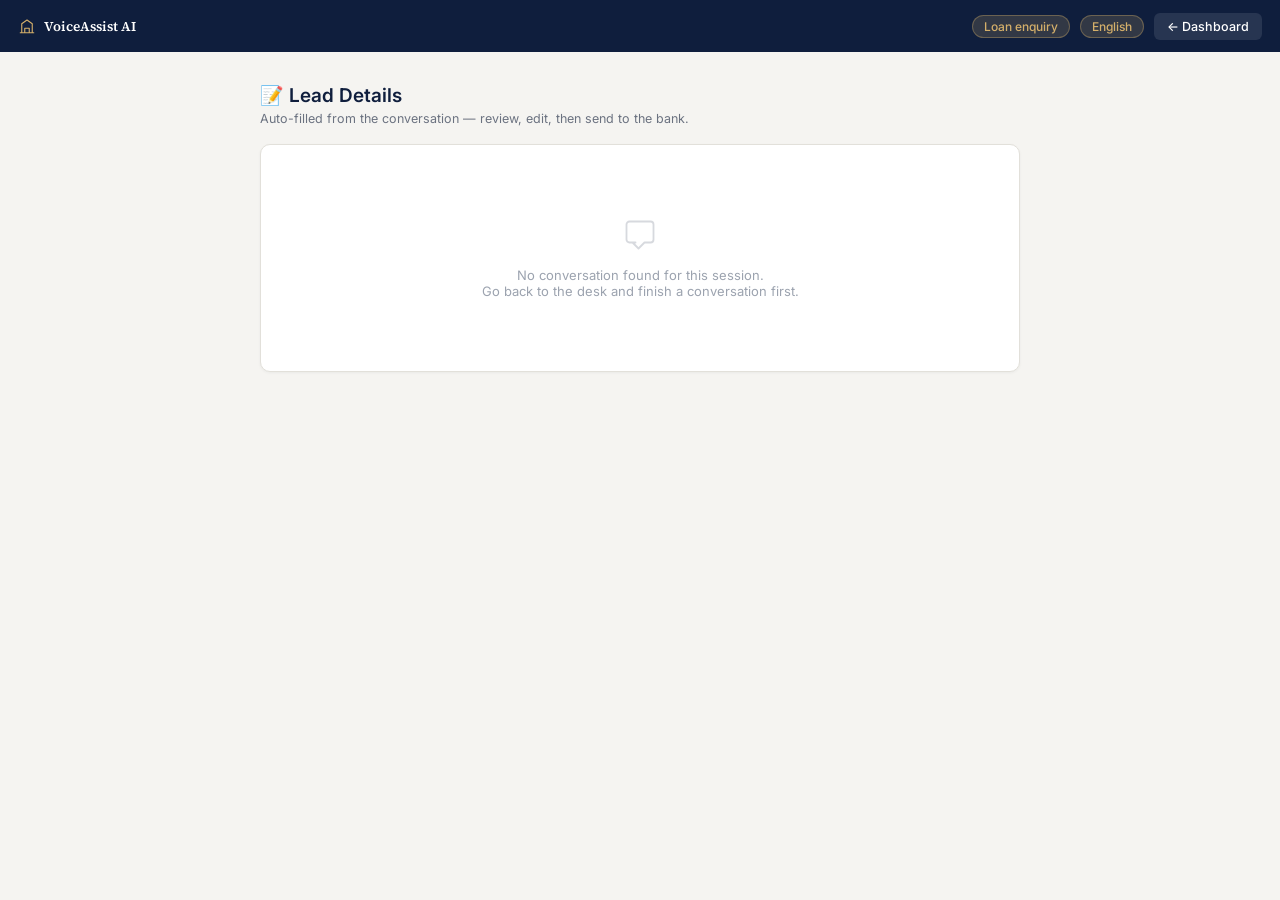
<file: Frontend/pages/lead-form.html>
<!DOCTYPE html>
<html lang="en">
<head>
<meta charset="UTF-8"/>
<meta name="viewport" content="width=device-width, initial-scale=1.0"/>
<title>VoiceAssist AI — Lead Details</title>
<link rel="preconnect" href="https://fonts.googleapis.com">
<link href="https://fonts.googleapis.com/css2?family=Inter:wght@400;500;600&family=Source+Serif+4:wght@500;600&display=swap" rel="stylesheet">
<style>
:root {
  --navy:#0F1E3D;
  --navy-light:#1a2f5a;
  --gold:#B8923D;
  --gold-light:#D4AF6A;
  --gold-bg:rgba(184,146,61,0.08);
  --white:#ffffff;
  --bg:#F5F4F1;
  --border:#E2E0DA;
  --slate:#6B7280;
  --slate-light:#9CA3AF;
  --success:#16A34A;
  --error:#B91C1C;
  --blue:#00579C;
}
*{box-sizing:border-box;margin:0;padding:0}
body{font-family:'Inter',sans-serif;background:var(--bg);min-height:100vh;display:flex;flex-direction:column}

/* TOPBAR */
.topbar{height:52px;background:var(--navy);display:flex;align-items:center;padding:0 18px;gap:12px;flex-shrink:0}
.brand{display:flex;align-items:center;gap:8px;color:var(--white);font-size:13.5px;font-weight:600;font-family:'Source Serif 4',serif;text-decoration:none}
.brand svg{width:18px;height:18px}
.topbar-meta{margin-left:auto;display:flex;align-items:center;gap:10px}
.meta-chip{background:rgba(212,175,106,0.18);border:1px solid rgba(212,175,106,0.35);color:var(--gold-light);border-radius:99px;padding:3px 11px;font-size:12px;font-weight:500}
.topbar-btn{display:flex;align-items:center;gap:5px;padding:6px 13px;border-radius:6px;font-size:12.5px;font-weight:500;cursor:pointer;border:none;font-family:inherit;background:rgba(255,255,255,0.1);color:var(--white);transition:background 150ms ease}
.topbar-btn:hover{background:rgba(255,255,255,0.18)}

/* PAGE */
.page-wrap{flex:1;display:flex;justify-content:center;padding:32px 20px;overflow-y:auto}
.page-inner{width:100%;max-width:760px}
.page-head{margin-bottom:18px}
.page-title{font-size:19px;font-weight:600;color:var(--navy);display:flex;align-items:center;gap:8px}
.page-sub{font-size:12.5px;color:var(--slate);margin-top:4px}

.banner{display:none;align-items:center;gap:10px;padding:12px 16px;background:rgba(22,163,74,0.1);border:1px solid rgba(22,163,74,0.3);border-radius:8px;margin-bottom:16px;font-size:13px;color:#166534;font-weight:500}
.banner.show{display:flex}
.banner svg{width:18px;height:18px;flex-shrink:0;color:#16a34a}
.banner.err{background:rgba(185,28,28,0.08);border-color:rgba(185,28,28,0.3);color:var(--error)}
.banner.err svg{color:var(--error)}

.lead-card{background:var(--white);border:1px solid var(--border);border-radius:10px;padding:22px;box-shadow:0 1px 3px rgba(15,30,61,0.05)}
.lead-card-header{display:flex;align-items:center;justify-content:space-between;margin-bottom:6px}
.lead-card-title{font-size:11px;text-transform:uppercase;letter-spacing:0.07em;color:var(--slate-light);font-weight:600}
.extracting{display:flex;align-items:center;gap:8px;color:var(--gold);font-size:12px;font-weight:500}
.proc-dot{width:6px;height:6px;border-radius:50%;background:var(--gold);animation:blink 0.6s ease-in-out infinite}
@keyframes blink{0%,100%{opacity:1}50%{opacity:0.25}}

.lead-form-grid{display:grid;grid-template-columns:1fr 1fr;gap:14px 16px;margin-top:14px}
.lead-field{display:flex;flex-direction:column;gap:4px}
.lead-field.full{grid-column:1 / -1}
.lead-field label{font-size:11px;color:var(--slate-light);text-transform:uppercase;letter-spacing:0.05em;font-weight:600;display:flex;align-items:center;gap:6px}
.auto-tag{background:var(--gold-bg);color:var(--gold);font-size:9.5px;text-transform:none;letter-spacing:0;padding:1px 6px;border-radius:4px;font-weight:600}
.pattern-tag{background:rgba(0,87,156,0.08);color:var(--blue);font-size:9.5px;text-transform:none;letter-spacing:0;padding:1px 6px;border-radius:4px;font-weight:600}
.manual-tag{background:var(--bg);color:var(--slate-light);font-size:9.5px;text-transform:none;letter-spacing:0;padding:1px 6px;border-radius:4px;font-weight:600;border:1px solid var(--border)}
.lead-field input,.lead-field textarea{width:100%;padding:9px 11px;border:1px solid var(--border);border-radius:7px;font-size:13.5px;font-family:inherit;color:var(--navy);outline:none;transition:border-color 150ms ease,background 150ms ease}
.lead-field input:focus,.lead-field textarea:focus{border-color:var(--gold)}
.lead-field input::placeholder,.lead-field textarea::placeholder{color:var(--slate-light);font-style:italic;font-size:12.5px}
.lead-field input.filled{background:var(--gold-bg)}
.lead-field input.filled.pattern-filled{background:rgba(0,87,156,0.06)}
.lead-field textarea{resize:vertical;min-height:60px}

.lead-actions{display:flex;gap:10px;margin-top:22px;padding-top:18px;border-top:1px solid var(--border)}
.btn-submit{flex:1;height:46px;background:var(--success);color:var(--white);border:none;border-radius:8px;font-size:14px;font-weight:600;cursor:pointer;font-family:inherit;display:flex;align-items:center;justify-content:center;gap:8px;transition:background 150ms ease,opacity 150ms ease}
.btn-submit:hover:not(:disabled){background:#15803d}
.btn-submit:disabled{opacity:0.55;cursor:not-allowed}
.btn-ghost{height:46px;padding:0 18px;background:transparent;color:var(--slate);border:1px solid var(--border);border-radius:8px;font-size:13.5px;font-weight:500;cursor:pointer;font-family:inherit;transition:background 150ms ease}
.btn-ghost:hover{background:var(--bg)}
.send-spin{width:14px;height:14px;border:1.5px solid rgba(255,255,255,0.3);border-top-color:white;border-radius:50%;animation:spin 600ms linear infinite;display:none}
.btn-submit.loading .send-txt{display:none}
.btn-submit.loading .send-spin{display:flex}
@keyframes spin{to{transform:rotate(360deg)}}

.empty-conv{text-align:center;padding:50px 20px;color:var(--slate-light)}
.empty-conv svg{width:36px;height:36px;opacity:0.4;margin-bottom:10px}
.empty-conv p{font-size:13px}

.conv-toggle{font-size:12px;color:var(--gold);cursor:pointer;font-weight:500;user-select:none;display:inline-flex;align-items:center;gap:4px;margin-top:10px}
.conv-preview{display:none;margin-top:12px;max-height:220px;overflow-y:auto;background:var(--bg);border:1px solid var(--border);border-radius:8px;padding:12px;font-size:12px;line-height:1.7;color:var(--slate)}
.conv-preview.show{display:block}
.conv-line{margin-bottom:4px}
.conv-line b{color:var(--navy)}
</style>
</head>
<body>

<div class="topbar">
  <a class="brand" href="dashboard.html">
    <svg viewBox="0 0 24 24" fill="none" stroke="#D4AF6A" stroke-width="1.5">
      <path d="M3 21h18M5 21V9l7-5 7 5v12M9 21v-6h6v6" stroke-linecap="round" stroke-linejoin="round"/>
    </svg>
    VoiceAssist AI
  </a>
  <div class="topbar-meta">
    <span class="meta-chip" id="metaProcess">—</span>
    <span class="meta-chip" id="metaLang">—</span>
    <button class="topbar-btn" onclick="window.location.href='dashboard.html'">← Dashboard</button>
  </div>
</div>

<div class="page-wrap">
  <div class="page-inner">
    <div class="page-head">
      <div class="page-title">📝 Lead Details</div>
      <div class="page-sub">Auto-filled from the conversation — review, edit, then send to the bank.</div>
    </div>

    <div class="banner" id="successBanner">
      <svg viewBox="0 0 24 24" fill="none" stroke="currentColor" stroke-width="2"><path d="M9 12l2 2 4-4m6 2a9 9 0 11-18 0 9 9 0 0118 0z" stroke-linecap="round"/></svg>
      <span id="successText">Lead sent to bank successfully.</span>
    </div>
    <div class="banner err" id="errorBanner">
      <svg viewBox="0 0 24 24" fill="none" stroke="currentColor" stroke-width="1.8"><circle cx="12" cy="12" r="10"/><path d="M12 8v5M12 16h.01" stroke-linecap="round"/></svg>
      <span id="errorText">Something went wrong.</span>
    </div>

    <div class="lead-card" id="leadCard">
      <div class="lead-card-header">
        <span class="lead-card-title">Customer Lead Form</span>
        <span class="extracting" id="extractingFlag"><span class="proc-dot"></span>Extracting from conversation…</span>
      </div>

      <div id="leadFormGrid" class="lead-form-grid"></div>

      <div>
        <span class="conv-toggle" id="convToggle" onclick="toggleConv()">▾ View conversation used for extraction</span>
        <div class="conv-preview" id="convPreview"></div>
      </div>

      <div class="lead-actions">
        <button class="btn-submit" id="submitBtn" onclick="submitLead()">
          <span class="send-txt" style="display:flex;align-items:center;gap:8px">
            <svg viewBox="0 0 24 24" fill="none" stroke="currentColor" stroke-width="1.8" width="15" height="15"><path d="M22 2L11 13M22 2L15 22l-4-9-9-4 19-7z" stroke-linecap="round" stroke-linejoin="round"/></svg>
            Send to Bank
          </span>
          <div class="send-spin"></div>
        </button>
        <button class="btn-ghost" onclick="window.location.href='dashboard.html'">Skip / Close</button>
      </div>
    </div>
  </div>
</div>

<script>
// ═══════════════════════════════════════════════════════════
// CONFIG — keep in sync with conversation-desk.js / conversation-desk.html
// ═══════════════════════════════════════════════════════════
const API = "https://rohan667-voiceassist-ai-backend-kj.hf.space/api/conversation";

const LEAD_FORM_FIELDS = {
  "Loan enquiry": [
    { key:"customer_name",   label:"Customer Name" },
    { key:"phone",           label:"Phone Number" },
    { key:"loan_type",       label:"Loan Type" },
    { key:"loan_amount",     label:"Loan Amount Requested" },
    { key:"tenure",          label:"Tenure Preference" },
    { key:"monthly_income",  label:"Monthly Income" },
    { key:"employment_type", label:"Employment Type" },
    { key:"cibil_score",     label:"CIBIL Score (approx)" },
    { key:"existing_emi",    label:"Existing EMI Obligations" },
  ],
  "Account opening": [
    { key:"customer_name",   label:"Customer Name" },
    { key:"dob",             label:"Date of Birth" },
    { key:"phone",           label:"Phone Number" },
    { key:"address",         label:"Address", full:true },
    { key:"account_type",    label:"Account Type" },
    { key:"nominee_name",    label:"Nominee Name" },
    { key:"nominee_relation",label:"Nominee Relation" },
  ],
  "Balance enquiry": [
    { key:"customer_name",   label:"Customer Name" },
    { key:"account_last4",   label:"Account No. (last 4)" },
  ],
  "Credit card apply": [
    { key:"customer_name",   label:"Customer Name" },
    { key:"phone",           label:"Phone Number" },
    { key:"annual_income",   label:"Annual Income" },
    { key:"cibil_score",     label:"CIBIL Score (approx)" },
    { key:"card_selected",   label:"Card Selected" },
  ],
  "General enquiry": [
    { key:"customer_name",   label:"Customer Name" },
    { key:"query_summary",   label:"Query Summary", full:true },
  ],
};

// ═══════════════════════════════════════════════════════════
// SAME cleanModelText() patch as conversation-desk.html, so this page is
// equally safe against the backend returning raw/JSON-wrapped LLM text.
// ═══════════════════════════════════════════════════════════
function cleanModelText(raw) {
  if (raw === null || raw === undefined) return raw;
  let t = String(raw).trim();
  if (!t) return t;
  const looksJsonWrapped =
    t.includes("```") ||
    /"english_translation"|"customer_text"|"translated_text"|"text"\s*:/.test(t) ||
    (t.includes("{") && t.includes("}"));
  if (!looksJsonWrapped) return t;
  let stripped = t.replace(/^[^{]*?```(?:json)?/is, "").replace(/```[^]*$/i, "").trim();
  if (!stripped.startsWith("{")) {
    const start = t.indexOf("{"), end = t.lastIndexOf("}");
    if (start !== -1 && end !== -1 && end > start) stripped = t.slice(start, end + 1);
  }
  if (!stripped.startsWith("{")) return t;
  try {
    const obj = JSON.parse(stripped);
    return obj.english_translation ?? obj.customer_text ?? obj.translated_text ?? obj.text ?? t;
  } catch (e) { return t; }
}

// ═══════════════════════════════════════════════════════════
// STATE — read what conversation-desk.html stored in sessionStorage when
// the session ended. Expected keys (set these in conversation-desk.html,
// see integration note at the bottom of this file):
//   va_lead_conversation : JSON array of {role, text, translation}
//   va_lead_process      : process type string, e.g. "Loan enquiry"
//   va_lead_language     : customer language, e.g. "Hindi"
//   va_lead_duration      : session duration string, e.g. "04:32" (optional)
// ═══════════════════════════════════════════════════════════
let conversation = [];
let processType = "Loan enquiry";
let customerLang = "English";
let sessionDuration = "";

function loadSessionData() {
  try { conversation = JSON.parse(sessionStorage.getItem("va_lead_conversation") || "[]"); }
  catch { conversation = []; }
  processType    = sessionStorage.getItem("va_lead_process")  || "Loan enquiry";
  customerLang   = sessionStorage.getItem("va_lead_language") || "English";
  sessionDuration = sessionStorage.getItem("va_lead_duration") || "";

  document.getElementById("metaProcess").textContent = processType;
  document.getElementById("metaLang").textContent = customerLang;
}

document.addEventListener("DOMContentLoaded", () => {
  loadSessionData();
  if (!conversation.length) {
    document.getElementById("leadFormGrid").innerHTML = "";
    document.getElementById("extractingFlag").style.display = "none";
    document.getElementById("leadCard").innerHTML = `
      <div class="empty-conv">
        <svg viewBox="0 0 24 24" fill="none" stroke="currentColor" stroke-width="1.2"><path d="M9 17H5a2 2 0 01-2-2V5a2 2 0 012-2h14a2 2 0 012 2v10a2 2 0 01-2 2h-4l-4 4-4-4z" stroke-linecap="round" stroke-linejoin="round"/></svg>
        <p>No conversation found for this session.<br>Go back to the desk and finish a conversation first.</p>
      </div>`;
    return;
  }
  renderConvPreview();
  fetchLeadForm();
});

function toggleConv() {
  const p = document.getElementById("convPreview");
  const t = document.getElementById("convToggle");
  p.classList.toggle("show");
  t.textContent = (p.classList.contains("show") ? "▴ Hide" : "▾ View") + " conversation used for extraction";
}
function renderConvPreview() {
  const p = document.getElementById("convPreview");
  p.innerHTML = conversation.map(t =>
    `<div class="conv-line"><b>${t.role === "staff" ? "You" : "Customer"}:</b> ${esc(t.translation || t.text || "")}</div>`
  ).join("");
}

// ═══════════════════════════════════════════════════════════
// CLIENT-SIDE FALLBACK EXTRACTION
// ─────────────────────────────────────────────────────────────
// The backend /extract-lead call handles the bulk of extraction, but on
// some sessions it comes back with customer_name / phone left blank even
// though the customer clearly stated them during the conversation (staff
// reported this — the LLM extractor missed fields it should have caught).
// As a safety net, once the backend result comes back we scan the RAW
// conversation ourselves (both the customer's original-language text AND
// its English translation) with pattern matching, and fill in ONLY the
// fields the backend left empty. Backend-extracted values always win —
// this fallback never overwrites something the backend already found.
// ═══════════════════════════════════════════════════════════
function isBlank(v) {
  return !cleanModelText(String(v ?? "")).trim();
}

function extractPhoneFallback(allText) {
  // Indian mobile numbers: 10 digits starting 6-9, optional +91/91 prefix,
  // optionally split with spaces/hyphens (e.g. "98765 43210", "+91-98765-43210").
  const m = allText.replace(/[\s-]+/g, "").match(/(?:\+?91)?([6-9]\d{9})\b/);
  return m ? m[1] : "";
}

function extractNameFallback(allOriginal, allTranslated) {
  // 1) English self-introduction phrasing — checked against the English
  //    translation line, since translations are always rendered in English
  //    regardless of the customer's spoken language.
  const enPatterns = [
    /\bmy name is\s+([A-Z][a-zA-Z]{1,25}(?:\s[A-Z][a-zA-Z]{1,25}){0,2})/,
    /\bthis is\s+([A-Z][a-zA-Z]{1,25}(?:\s[A-Z][a-zA-Z]{1,25}){0,2})\s+(?:speaking|here)\b/i,
    /\bi am\s+([A-Z][a-zA-Z]{1,25}(?:\s[A-Z][a-zA-Z]{1,25}){0,2})\s*[,.]?\s*(?:and|from|calling|here)?/,
    /\bcall me\s+([A-Z][a-zA-Z]{1,25})/i,
    /\b(?:full\s+)?name\s*[:\-]?\s*([A-Z][a-zA-Z]{1,25}(?:\s[A-Z][a-zA-Z]{1,25}){0,2})/i,
  ];
  for (const re of enPatterns) {
    const m = allTranslated.match(re);
    if (m && m[1]) return m[1].trim();
  }

  // 2) Native-script self-introduction phrasing, matched directly against
  //    the customer's ORIGINAL text (Devanagari for Hindi/Marathi, Tamil
  //    script, Telugu script) — catches names that only ever appear in
  //    the original language and were dropped from the translation.
  const scriptPatterns = [
    // Hindi / Marathi — "मेरा नाम …", "माझं नाव …", "नाव आहे …"
    /(?:माझं|माझे|मेरा|मेरी)?\s*(?:नाव|नाम)\s*(?:आहे|है)?\s*[:\-]?\s*([\u0900-\u097F]{2,25}(?:\s[\u0900-\u097F]{2,25}){0,2})/,
    // Tamil — "என் பெயர் …"
    /பெயர்\s*([\u0B80-\u0BFF]{2,25}(?:\s[\u0B80-\u0BFF]{2,25}){0,2})/,
    // Telugu — "నా పేరు …"
    /పేరు\s*([\u0C00-\u0C7F]{2,25}(?:\s[\u0C00-\u0C7F]{2,25}){0,2})/,
  ];
  for (const re of scriptPatterns) {
    const m = allOriginal.match(re);
    if (m && m[1]) return m[1].trim();
  }

  return "";
}

function extractFallbackLead(fields, existing) {
  const filled = { ...existing };
  const fieldKeys = new Set(fields.map(f => f.key));

  // Only customer-side turns are relevant for self-reported details.
  const customerTurns = conversation.filter(t => t.role !== "staff");
  const allOriginal = customerTurns.map(t => t.text || "").join(" \n ");
  const allTranslated = customerTurns.map(t => t.translation || "").join(" \n ");
  const allCombined = `${allOriginal} \n ${allTranslated}`;

  if (fieldKeys.has("phone") && isBlank(filled.phone)) {
    const phone = extractPhoneFallback(allCombined);
    if (phone) filled.phone = phone;
  }

  if (fieldKeys.has("customer_name") && isBlank(filled.customer_name)) {
    const name = extractNameFallback(allOriginal, allTranslated);
    if (name) filled.customer_name = name;
  }

  return filled;
}

// ═══════════════════════════════════════════════════════════
// FETCH + RENDER LEAD FORM
// ═══════════════════════════════════════════════════════════
async function fetchLeadForm() {
  const fields = LEAD_FORM_FIELDS[processType] || LEAD_FORM_FIELDS["General enquiry"];
  const grid = document.getElementById("leadFormGrid");
  grid.innerHTML = "";
  document.getElementById("extractingFlag").style.display = "flex";

  let leadData = {};
  try {
    const res = await fetch(`${API}/extract-lead`, {
      method: "POST",
      headers: { "Content-Type": "application/json" },
      body: JSON.stringify({
        conversation: conversation.map(t => ({ role: t.role, text: t.text, translation: t.translation })),
        process_type: processType,
        fields: fields.map(f => f.key),
      }),
    });
    const data = await res.json();
    if (data.success && data.lead) leadData = data.lead;
    else showBanner("err", data.error || "Could not auto-extract — please fill manually.");
  } catch (e) {
    showBanner("err", "Lead extraction failed — backend unreachable. Fill manually.");
  }

  document.getElementById("extractingFlag").style.display = "none";

  // Track which fields the backend actually filled BEFORE running the
  // client-side fallback, so we can label fallback-filled fields
  // differently in the UI (staff should know it was pattern-matched
  // locally, not confirmed by the extraction model).
  const backendFilledKeys = new Set(
    Object.keys(leadData).filter(k => !isBlank(leadData[k]))
  );
  leadData = extractFallbackLead(fields, leadData);
  const fallbackFilledKeys = new Set(
    Object.keys(leadData).filter(k => !backendFilledKeys.has(k) && !isBlank(leadData[k]))
  );

  renderLeadForm(fields, leadData, fallbackFilledKeys);
}

function renderLeadForm(fields, leadData, fallbackKeys) {
  fallbackKeys = fallbackKeys || new Set();
  const grid = document.getElementById("leadFormGrid");
  grid.innerHTML = "";
  fields.forEach(f => {
    const raw = leadData[f.key];
    const value = (raw === undefined || raw === null) ? "" : cleanModelText(String(raw));
    const isFilled = value.trim().length > 0;
    const isFallback = fallbackKeys.has(f.key);
    const wide = f.full ? " full" : "";
    const useTextarea = f.key === "query_summary" || f.key === "address";

    let tag;
    if (isFilled && isFallback) tag = `<span class="pattern-tag">auto-filled · matched in chat</span>`;
    else if (isFilled) tag = `<span class="auto-tag">auto-filled</span>`;
    else tag = `<span class="manual-tag">enter manually</span>`;

    const inputClass = isFilled ? (isFallback ? "filled pattern-filled" : "filled") : "";

    const row = document.createElement("div");
    row.className = "lead-field" + wide;
    row.innerHTML = `
      <label>${esc(f.label)} ${tag}</label>
      ${useTextarea
        ? `<textarea data-field="${esc(f.key)}" class="${inputClass}" placeholder="Not captured — enter manually">${esc(value)}</textarea>`
        : `<input type="text" data-field="${esc(f.key)}" class="${inputClass}" value="${esc(value)}" placeholder="Not captured — enter manually" />`
      }`;
    grid.appendChild(row);

    const inputEl = row.querySelector("[data-field]");
    inputEl.addEventListener("input", () => {
      inputEl.classList.toggle("filled", inputEl.value.trim().length > 0);
    });
  });
}

// ═══════════════════════════════════════════════════════════
// MANUAL SUBMIT — only fires when staff clicks "Send to Bank"
// ═══════════════════════════════════════════════════════════
async function submitLead() {
  const inputs = document.querySelectorAll("#leadFormGrid [data-field]");
  if (!inputs.length) { showBanner("err", "No lead form to submit."); return; }

  const lead = {};
  let missingRequired = false;
  inputs.forEach(el => {
    lead[el.dataset.field] = el.value.trim();
    if (el.dataset.field === "customer_name" && !el.value.trim()) missingRequired = true;
  });
  if (missingRequired) {
    showBanner("err", "Please enter the customer name before submitting.");
    return;
  }

  const btn = document.getElementById("submitBtn");
  btn.disabled = true; btn.classList.add("loading");
  hideBanner();

  try {
    const res = await fetch(`${API}/submit-lead`, {
      method: "POST",
      headers: { "Content-Type": "application/json" },
      body: JSON.stringify({
        process_type: processType,
        customer_language: customerLang,
        lead,
        session_duration: sessionDuration,
      }),
    });
    const data = await res.json();
    btn.disabled = false; btn.classList.remove("loading");
    if (data.success) {
      btn.querySelector(".send-txt").innerHTML = "✓ Sent to Bank";
      btn.disabled = true;
      showBanner("ok", "Lead sent to bank successfully.");
      sessionStorage.removeItem("va_lead_conversation");
      sessionStorage.removeItem("va_lead_process");
      sessionStorage.removeItem("va_lead_language");
      sessionStorage.removeItem("va_lead_duration");
    } else {
      showBanner("err", data.error || "Submit failed — please retry.");
    }
  } catch (e) {
    btn.disabled = false; btn.classList.remove("loading");
    showBanner("err", "Network error sending lead. Check backend connection.");
  }
}

// ═══════════════════════════════════════════════════════════
// HELPERS
// ═══════════════════════════════════════════════════════════
function showBanner(kind, msg) {
  hideBanner();
  if (kind === "ok") {
    document.getElementById("successText").textContent = msg;
    document.getElementById("successBanner").classList.add("show");
  } else {
    document.getElementById("errorText").textContent = msg;
    document.getElementById("errorBanner").classList.add("show");
  }
}
function hideBanner() {
  document.getElementById("successBanner").classList.remove("show");
  document.getElementById("errorBanner").classList.remove("show");
}
function esc(s){return String(s).replace(/&/g,"&amp;").replace(/</g,"&lt;").replace(/>/g,"&gt;").replace(/"/g,"&quot;");}
</script>
</body>
</html>
</file>
<file: Frontend/css/dashboard.css>
/* ============================================================
   UNION BANK — VOICEASSIST AI
   PREMIUM LIGHT GLASSMORPHISM (UNION BANK OFFICIAL WHITE THEME)
   ============================================================ */

@import url('https://fonts.googleapis.com/css2?family=Inter:ital,opsz,wght@0,14..32,100..900;1,14..32,100..900&display=swap');

*, *::before, *::after { box-sizing: border-box; margin: 0; padding: 0; }

/* ── CSS VARIABLES ─────────────────────────────────────────── */
:root {
  --blue:          #00579C;
  --blue-2:        #1A7FD4;
  --blue-3:        #003B6F;
  --red:           #DA251C;
  --red-2:         #FF4D45;
  --white:         #FFFFFF;
  --text:          #0F172A;
  --text-dim:      #334155;
  --text-muted:    #64748B;
  --text-dark:     #0F172A;
  --text-dark-2:   #334155;
  --text-dark-3:   #64748B;
  --success:       #16A34A;
  --gold:          #D97706;
  --error:         #DC2626;

  --glass-heavy:   rgba(255, 255, 255, 0.85);
  --glass-medium:  rgba(255, 255, 255, 0.65);
  --glass-light:   rgba(255, 255, 255, 0.40);
  --glass-border:  rgba(255, 255, 255, 0.80);
  --glass-border-subtle: rgba(0, 87, 156, 0.08);
  --glass-shine:   rgba(255, 255, 255, 0.90);

  --card-white:    rgba(255, 255, 255, 0.90);
  --card-border-w: rgba(255, 255, 255, 0.95);

  --sidebar-w: 256px;
  --topbar-h: 60px;
  --radius-lg: 20px;
  --radius-md: 14px;
  --radius-sm: 10px;
}

html, body { height: 100%; font-family: 'Inter', -apple-system, sans-serif; }

body {
  min-height: 100vh;
  overflow-x: hidden;
  background: #F4F6F9;
  position: relative;
  color: var(--text);
}

body::before {
  content: '';
  position: fixed;
  inset: 0;
  background: linear-gradient(135deg, #F8FAFC 0%, #F1F5F9 50%, #E2E8F0 100%);
  z-index: 0;
}

.liquid-blob {
  position: fixed;
  border-radius: 50%;
  filter: blur(100px);
  animation: blobFloat 15s ease-in-out infinite;
  pointer-events: none;
  z-index: 0;
  opacity: 0.65;
}

.blob-1 {
  width: 600px; height: 600px;
  top: -150px; left: -100px;
  background: radial-gradient(circle, rgba(0, 87, 156, 0.15) 0%, rgba(26, 127, 212, 0.05) 60%, transparent 80%);
  animation-duration: 16s;
}

.blob-2 {
  width: 500px; height: 500px;
  top: 25%; right: -100px;
  background: radial-gradient(circle, rgba(218, 37, 28, 0.12) 0%, rgba(255, 77, 69, 0.03) 60%, transparent 80%);
  animation-duration: 20s;
  animation-delay: -5s;
}

.blob-3 {
  width: 400px; height: 400px;
  bottom: -80px; left: 30%;
  background: radial-gradient(circle, rgba(74, 173, 247, 0.15) 0%, rgba(0, 87, 156, 0.03) 60%, transparent 80%);
  animation-duration: 18s;
  animation-delay: -10s;
}

.blob-4 {
  width: 350px; height: 350px;
  top: 55%; left: 10%;
  background: radial-gradient(circle, rgba(218, 37, 28, 0.08) 0%, transparent 70%);
  animation-duration: 22s;
  animation-delay: -4s;
}

.blob-5 {
  width: 280px; height: 280px;
  top: 15%; left: 45%;
  background: radial-gradient(circle, rgba(100, 180, 255, 0.10) 0%, transparent 70%);
  animation-duration: 13s;
  animation-delay: -7s;
}

@keyframes blobFloat {
  0%, 100% { transform: translate(0, 0) scale(1); }
  25%       { transform: translate(30px, -20px) scale(1.05); }
  50%       { transform: translate(-15px, 30px) scale(0.97); }
  75%       { transform: translate(20px, 15px) scale(1.03); }
}

body::after {
  content: '';
  position: fixed;
  inset: 0;
  background-image: url("data:image/svg+xml,%3Csvg viewBox='0 0 256 256' xmlns='http://www.w3.org/2000/svg'%3E%3Cfilter id='noise'%3E%3CfeTurbulence type='fractalNoise' baseFrequency='0.95' numOctaves='3' stitchTiles='stitch'/%3E%3C/filter%3E%3Crect width='100%25' height='100%25' filter='url(%23noise)' opacity='0.02'/%3E%3C/svg%3E");
  pointer-events: none;
  z-index: 0;
}

.dashboard-root {
  display: flex;
  min-height: 100vh;
  position: relative;
  z-index: 1;
}

.sidebar {
  width: var(--sidebar-w);
  flex-shrink: 0;
  position: fixed;
  top: 0; left: 0; bottom: 0;
  z-index: 200;
  display: flex;
  flex-direction: column;
  overflow-y: auto;
  overflow-x: hidden;
  scrollbar-width: none;

  background: linear-gradient(
    160deg,
    rgba(255, 255, 255, 0.90) 0%,
    rgba(241, 245, 249, 0.85) 60%,
    rgba(226, 232, 240, 0.90) 100%
  );
  backdrop-filter: blur(30px) saturate(180%);
  -webkit-backdrop-filter: blur(30px) saturate(180%);
  border-right: 1px solid rgba(226, 232, 240, 0.80);

  box-shadow:
    inset 1px 0 0 rgba(255, 255, 255, 0.90),
    4px 0 32px rgba(0, 0, 0, 0.05),
    1px 0 4px rgba(0, 0, 0, 0.02);
}

.sidebar::before {
  content: '';
  position: absolute;
  top: 0; left: 0; right: 0;
  height: 3px;
  background: linear-gradient(90deg,
    transparent 0%,
    rgba(218, 37, 28, 0.8) 25%,
    rgba(0, 87, 156, 0.8) 75%,
    transparent 100%
  );
  background-size: 200%;
  animation: liquidLine 6s linear infinite;
  z-index: 1;
}

@keyframes liquidLine {
  0%   { background-position: -200% 0; }
  100% { background-position: 200% 0; }
}

.sidebar-brand {
  padding: 24px 20px 16px;
  border-bottom: 1px solid rgba(0, 0, 0, 0.05);
  position: relative;
  z-index: 1;
  display: flex;
  flex-direction: column;
  gap: 12px;
}

.sidebar-brand-logo {
  height: 46px;
  width: auto;
  max-width: 200px;
  object-fit: contain;
  background: #ffffff;
  padding: 6px 12px;
  border-radius: 10px;
  box-shadow: 0 4px 16px rgba(0,0,0,0.15), inset 0 1px 0 rgba(255,255,255,0.8);
}

.sidebar-brand-name {
  font-size: 13.5px;
  font-weight: 800;
  color: var(--blue);
  letter-spacing: -0.01em;
  margin-top: 2px;
}

.sidebar-brand-sub {
  font-size: 9.5px;
  color: var(--text-muted);
  letter-spacing: 0.12em;
  text-transform: uppercase;
  font-weight: 700;
}

.sidebar-staff {
  display: flex;
  align-items: center;
  gap: 11px;
  padding: 12px 16px;
  margin: 10px 12px;
  border-radius: var(--radius-sm);
  background: rgba(255, 255, 255, 0.60);
  border: 1px solid rgba(226, 232, 240, 0.80);
  position: relative;
  z-index: 1;
  backdrop-filter: blur(10px);
  box-shadow: 0 2px 8px rgba(0, 0, 0, 0.02);
}

.sidebar-avatar {
  width: 36px;
  height: 36px;
  border-radius: 8px;
  background: linear-gradient(135deg, var(--red) 0%, #FF5722 100%);
  color: #fff;
  font-size: 13px;
  font-weight: 700;
  display: flex;
  align-items: center;
  justify-content: center;
  flex-shrink: 0;
  box-shadow: 0 4px 12px rgba(218,37,28,0.25), inset 0 1px 0 rgba(255,255,255,0.25);
}

.sidebar-staff-info { min-width: 0; }
.sidebar-staff-name { font-size: 13px; font-weight: 700; color: var(--text); }
.sidebar-staff-role { font-size: 11px; color: var(--text-muted); margin-top: 1px; }

.sidebar-section-label {
  font-size: 9px;
  text-transform: uppercase;
  letter-spacing: 0.12em;
  color: var(--text-muted);
  font-weight: 800;
  padding: 14px 20px 6px;
  position: relative;
  z-index: 1;
}

.nav-item {
  display: flex;
  align-items: center;
  gap: 11px;
  padding: 11px 14px;
  margin: 2px 10px;
  border-radius: var(--radius-sm);
  font-size: 13px;
  font-weight: 600;
  color: var(--text-dim);
  text-decoration: none;
  cursor: pointer;
  position: relative;
  z-index: 1;
  transition: all 200ms ease;
  border: 1px solid transparent;
}

.nav-item svg {
  width: 17px;
  height: 17px;
  flex-shrink: 0;
  color: var(--text-muted);
  transition: color 200ms;
}

.nav-item:hover {
  background: rgba(255, 255, 255, 0.80);
  color: var(--blue);
  border-color: rgba(226, 232, 240, 0.50);
}

.nav-item:hover svg { color: var(--blue); }

.nav-item.active {
  background: rgba(0, 87, 156, 0.06);
  color: var(--blue);
  border-color: rgba(0, 87, 156, 0.08);
  box-shadow: inset 0 1px 0 rgba(255,255,255,0.8);
}

.nav-item.active svg { color: var(--blue); }

.nav-item.active::before {
  content: '';
  position: absolute;
  left: 0; top: 22%; bottom: 22%;
  width: 3px;
  background: var(--blue);
  border-radius: 2px;
  box-shadow: 0 0 6px rgba(0, 87, 156, 0.4);
}

.nav-badge {
  margin-left: auto;
  background: linear-gradient(135deg, var(--red) 0%, var(--red-2) 100%);
  color: #fff;
  font-size: 8px;
  font-weight: 800;
  padding: 2px 6px;
  border-radius: 12px;
  letter-spacing: 0.05em;
  text-transform: uppercase;
  box-shadow: 0 2px 8px rgba(218,37,28,0.25);
  animation: livePulse 2.5s ease-in-out infinite;
}

@keyframes livePulse {
  0%, 100% { transform: scale(1); box-shadow: 0 2px 8px rgba(218,37,28,0.2); }
  50% { transform: scale(1.03); box-shadow: 0 2px 12px rgba(218,37,28,0.4); }
}

.sidebar-bottom {
  margin-top: auto;
  padding: 8px 0;
  border-top: 1px solid rgba(0, 0, 0, 0.05);
  position: relative;
  z-index: 1;
}

.sidebar-status {
  display: flex;
  align-items: center;
  gap: 8px;
  padding: 8px 22px;
  font-size: 11px;
  color: var(--text-muted);
}

.status-dot-sm {
  width: 6px;
  height: 6px;
  border-radius: 50%;
  background: var(--success);
  box-shadow: 0 0 6px var(--success);
}

.main {
  flex: 1;
  margin-left: var(--sidebar-w);
  display: flex;
  flex-direction: column;
  min-height: 100vh;
  position: relative;
  z-index: 1;
  overflow-x: hidden;
  width: calc(100vw - var(--sidebar-w));
  max-width: calc(100vw - var(--sidebar-w));
}

.topbar {
  position: sticky;
  top: 0; z-index: 100;
  height: var(--topbar-h);
  padding: 0 28px;
  display: flex;
  align-items: center;
  justify-content: space-between;

  background: rgba(255, 255, 255, 0.85);
  backdrop-filter: blur(20px);
  -webkit-backdrop-filter: blur(20px);
  border-bottom: 1px solid rgba(0, 0, 0, 0.05);
  box-shadow: 0 2px 10px rgba(0, 0, 0, 0.02);
}

.topbar-page-title {
  font-size: 18px;
  font-weight: 800;
  color: var(--text);
  letter-spacing: -0.02em;
}

.topbar-actions { display: flex; align-items: center; gap: 10px; }

.topbar-time {
  font-size: 13px;
  font-weight: 600;
  color: var(--text-muted);
  font-variant-numeric: tabular-nums;
}

.topbar-divider {
  width: 1px;
  height: 20px;
  background: rgba(0, 0, 0, 0.08);
}

.topbar-btn {
  display: inline-flex;
  align-items: center;
  gap: 6px;
  padding: 7px 16px;
  border-radius: var(--radius-sm);
  font-size: 12.5px;
  font-weight: 700;
  cursor: pointer;
  border: none;
  font-family: inherit;
  transition: all 200ms;
}

.topbar-btn-ghost {
  background: rgba(0, 87, 156, 0.05);
  color: var(--blue);
  border: 1px solid rgba(0, 87, 156, 0.10);
}

.topbar-btn-ghost:hover {
  background: rgba(0, 87, 156, 0.10);
  color: var(--blue-2);
}

.topbar-btn-primary {
  background: linear-gradient(135deg, var(--red) 0%, var(--red-2) 100%);
  color: #fff;
  box-shadow: 0 4px 12px rgba(218,37,28,0.20);
}

.topbar-btn-primary:hover {
  transform: translateY(-1px);
  box-shadow: 0 6px 16px rgba(218,37,28,0.30);
}

.dashboard-ticker {
  display: flex;
  align-items: center;
  padding: 0 18px;
  height: 30px;
  background: rgba(255, 255, 255, 0.90);
  backdrop-filter: blur(10px);
  border-bottom: 1px solid rgba(0, 0, 0, 0.05);
  overflow: hidden;
}

.dashboard-ticker .ticker-title {
  background: var(--red);
  color: #fff;
  font-size: 8.5px;
  font-weight: 800;
  letter-spacing: 0.10em;
  text-transform: uppercase;
  padding: 2px 7px;
  border-radius: 4px;
  margin-right: 14px;
  flex-shrink: 0;
  box-shadow: 0 1.5px 4px rgba(218,37,28,0.2);
}

.dashboard-ticker .ticker-content { flex: 1; overflow: hidden; }
.dashboard-ticker .ticker-text {
  display: inline-block;
  white-space: nowrap;
  font-size: 11px;
  font-weight: 600;
  color: var(--text-muted);
  padding-left: 100%;
  animation: tickerSlide 38s linear infinite;
}

@keyframes tickerSlide {
  0% { transform: translate3d(0,0,0); }
  100% { transform: translate3d(-100%,0,0); }
}

.content {
  flex: 1;
  padding: 24px 28px;
  overflow-y: auto;
  overflow-x: hidden;
  max-width: calc(100vw - var(--sidebar-w));
  box-sizing: border-box;
}

.section { display: none; animation: sectionReveal 400ms ease-out; }
.section.active { display: block; }

@keyframes sectionReveal {
  from { opacity: 0; transform: translateY(14px) scale(0.995); }
  to   { opacity: 1; transform: translateY(0) scale(1); }
}

.card {
  background: rgba(255, 255, 255, 0.75);
  backdrop-filter: blur(20px);
  -webkit-backdrop-filter: blur(20px);
  border: 1px solid rgba(255, 255, 255, 0.85);
  border-radius: var(--radius-lg);
  padding: 22px;
  position: relative;
  overflow: hidden;
  box-shadow:
    0 4px 20px rgba(0, 0, 0, 0.03),
    0 1px 3px rgba(0, 0, 0, 0.02);
  transition: transform 240ms cubic-bezier(0.25,0.8,0.25,1), box-shadow 240ms;
}

.card::before {
  content: '';
  position: absolute;
  top: 0; left: 0; right: 0;
  height: 1px;
  background: linear-gradient(90deg, transparent, rgba(255,255,255,0.8) 50%, transparent);
}

.card:hover {
  transform: translateY(-2px);
  box-shadow:
    0 12px 30px rgba(0, 0, 0, 0.06),
    0 2px 6px rgba(0, 0, 0, 0.03);
}

.card-header {
  display: flex;
  align-items: center;
  justify-content: space-between;
  margin-bottom: 18px;
}

.card-title {
  font-size: 15px;
  font-weight: 800;
  color: var(--text);
  letter-spacing: -0.01em;
}

.card-action {
  font-size: 11.5px;
  font-weight: 700;
  color: var(--blue);
  background: rgba(0, 87, 156, 0.06);
  border: 1px solid rgba(0, 87, 156, 0.12);
  border-radius: 8px;
  padding: 5px 12px;
  cursor: pointer;
  font-family: inherit;
  transition: all 160ms;
}

.card-action:hover {
  background: var(--blue);
  color: #fff;
  border-color: var(--blue);
}

.stat-grid {
  display: grid;
  grid-template-columns: repeat(4, minmax(0, 1fr));
  gap: 14px;
  margin-bottom: 22px;
  width: 100%;
  box-sizing: border-box;
}

.stat-card {
  padding: 22px;
  border-radius: var(--radius-lg);
  position: relative;
  overflow: hidden;
  cursor: default;

  background: rgba(255, 255, 255, 0.80);
  backdrop-filter: blur(20px);
  -webkit-backdrop-filter: blur(20px);
  border: 1px solid rgba(255, 255, 255, 0.90);
  box-shadow:
    0 4px 16px rgba(0, 0, 0, 0.02),
    0 1px 2px rgba(0, 0, 0, 0.01);

  transition: all 250ms cubic-bezier(0.25,0.8,0.25,1);
}

.stat-card::after {
  content: '';
  position: absolute;
  top: 0; left: 0; right: 0;
  height: 3px;
  border-radius: var(--radius-lg) var(--radius-lg) 0 0;
  background: var(--blue);
}

.stat-card:nth-child(2n)::after {
  background: var(--red);
}

.stat-card:hover {
  transform: translateY(-3px);
  box-shadow:
    0 12px 24px rgba(0, 0, 0, 0.05),
    0 2px 4px rgba(0, 0, 0, 0.02);
}

.stat-label {
  font-size: 11px;
  font-weight: 700;
  color: var(--text-muted);
  text-transform: uppercase;
  letter-spacing: 0.08em;
  margin-bottom: 8px;
}

.stat-value {
  font-size: 34px;
  font-weight: 800;
  color: var(--text);
  letter-spacing: -0.02em;
  line-height: 1;
  margin-bottom: 8px;
}

.stat-sub { font-size: 12px; color: var(--text-muted); }
.stat-trend-up { color: var(--success); font-weight: 700; }
.stat-trend-down { color: var(--gold); font-weight: 700; }

.two-col {
  display: grid;
  grid-template-columns: minmax(0, 1.3fr) minmax(0, 1fr);
  gap: 14px;
  width: 100%;
  box-sizing: border-box;
}

.session-item {
  display: flex;
  align-items: center;
  gap: 12px;
  padding: 10px 6px;
  border-radius: var(--radius-sm);
  border-bottom: 1px solid rgba(0, 0, 0, 0.04);
  transition: background 150ms;
}

.session-item:last-child { border-bottom: none; }

.session-item:hover { background: rgba(255, 255, 255, 0.50); }

.session-lang-badge {
  width: 34px; height: 34px;
  border-radius: 8px;
  background: rgba(0, 87, 156, 0.05);
  border: 1px solid rgba(0, 87, 156, 0.10);
  color: var(--blue);
  font-size: 11px;
  font-weight: 700;
  display: flex;
  align-items: center;
  justify-content: center;
  flex-shrink: 0;
}

.session-info { flex: 1; min-width: 0; }
.session-title {
  font-size: 13px;
  font-weight: 700;
  color: var(--text);
  white-space: nowrap;
  overflow: hidden;
  text-overflow: ellipsis;
}
.session-meta { font-size: 11.5px; color: var(--text-muted); margin-top: 2px; }
.session-time { font-size: 11.5px; color: var(--text-muted); flex-shrink: 0; font-variant-numeric: tabular-nums; }

.quick-actions {
  display: grid;
  grid-template-columns: repeat(2, minmax(0, 1fr));
  gap: 10px;
  width: 100%;
}

.quick-action-btn {
  display: flex;
  flex-direction: column;
  align-items: center;
  gap: 8px;
  padding: 16px 10px;
  border-radius: var(--radius-md);
  border: 1px solid rgba(0, 87, 156, 0.08);
  background: rgba(255, 255, 255, 0.80);
  font-size: 12px;
  font-weight: 700;
  color: var(--text-dim);
  cursor: pointer;
  font-family: inherit;
  transition: all 200ms;
}

.quick-action-btn svg { width: 20px; height: 20px; color: var(--blue); }

.quick-action-btn:hover {
  background: #ffffff;
  border-color: var(--blue);
  color: var(--blue);
  transform: translateY(-2px);
  box-shadow: 0 6px 16px rgba(0, 87, 156, 0.08);
}

.conversation-start {
  max-width: 680px;
  margin: 0 auto;
}

.step-header { text-align: center; margin-bottom: 28px; }

.step-label {
  display: inline-block;
  font-size: 10px;
  font-weight: 800;
  text-transform: uppercase;
  letter-spacing: 0.12em;
  color: #fff;
  background: var(--red);
  padding: 4px 12px;
  border-radius: 20px;
  margin-bottom: 12px;
  box-shadow: 0 2px 6px rgba(218,37,28,0.2);
}

.step-title { font-size: 26px; font-weight: 800; color: var(--text); letter-spacing: -0.02em; margin-bottom: 6px; }
.step-subtitle { font-size: 13.5px; color: var(--text-muted); }

.listen-card {
  background: rgba(255, 255, 255, 0.80);
  backdrop-filter: blur(30px);
  -webkit-backdrop-filter: blur(30px);
  border: 1px solid rgba(255, 255, 255, 0.90);
  border-radius: var(--radius-lg);
  padding: 30px;
  text-align: center;
  margin-bottom: 20px;
  box-shadow: 0 10px 30px rgba(0, 0, 0, 0.04);
}

.listen-idle { display: flex; flex-direction: column; align-items: center; gap: 14px; }
.listen-active { display: none; flex-direction: column; align-items: center; gap: 14px; }
.listen-active.show { display: flex; }

.mic-button {
  width: 80px; height: 80px;
  border-radius: 50%;
  background: linear-gradient(135deg, var(--blue) 0%, var(--blue-2) 100%);
  border: 1px solid rgba(255, 255, 255, 0.25);
  cursor: pointer;
  display: flex;
  align-items: center;
  justify-content: center;
  box-shadow:
    inset 0 1.5px 0 rgba(255,255,255,0.30),
    0 8px 24px rgba(0, 87, 156, 0.30);
  transition: all 250ms cubic-bezier(0.25,0.8,0.25,1);
  animation: micOrb 3.5s ease-in-out infinite;
}

.mic-button svg { width: 28px; height: 28px; color: #fff; }
.mic-button:hover {
  transform: scale(1.08);
  box-shadow:
    inset 0 1.5px 0 rgba(255,255,255,0.35),
    0 0 0 12px rgba(0,87,156,0.06),
    0 12px 32px rgba(0,87,156,0.40);
}

@keyframes micOrb {
  0%, 100% { box-shadow: inset 0 1.5px 0 rgba(255,255,255,0.30), 0 0 0 0 rgba(0,87,156,0.3), 0 8px 24px rgba(0,87,156,0.30); }
  50%      { box-shadow: inset 0 1.5px 0 rgba(255,255,255,0.30), 0 0 0 12px rgba(0,87,156,0.04), 0 8px 24px rgba(0,87,156,0.35); }
}

.mic-hint { font-size: 13px; color: var(--text-muted); font-weight: 600; }

.waveform { display: flex; align-items: center; gap: 4px; height: 40px; }
.waveform span {
  width: 4px;
  border-radius: 2px;
  background: var(--blue);
  animation: waveBounce 0.9s ease-in-out infinite;
}
.waveform span:nth-child(1){animation-delay:0.0s}.waveform span:nth-child(2){animation-delay:0.1s}.waveform span:nth-child(3){animation-delay:0.2s}.waveform span:nth-child(4){animation-delay:0.3s}.waveform span:nth-child(5){animation-delay:0.4s}.waveform span:nth-child(6){animation-delay:0.3s}.waveform span:nth-child(7){animation-delay:0.2s}

@keyframes waveBounce {
  0%, 100% { height: 6px; }
  50% { height: 30px; }
}

.listening-text { font-size: 14px; font-weight: 700; color: var(--blue); }
.dots span { animation: dotBlink 1.4s ease-in-out infinite; }
.dots span:nth-child(2){animation-delay:0.2s}.dots span:nth-child(3){animation-delay:0.4s}
@keyframes dotBlink { 0%,100%{opacity:0.2}50%{opacity:1} }

.detected-result { display: none; flex-direction: column; gap: 12px; padding-top: 16px; border-top: 1px solid rgba(0,0,0,0.05); margin-top: 16px; }
.detected-result.show { display: flex; }

.detected-row { display: flex; align-items: center; justify-content: space-between; }
.detected-info { display: flex; align-items: center; gap: 12px; }
.detected-label { font-size: 12px; color: var(--text-muted); font-weight: 600; }

.detected-chip {
  display: inline-flex;
  align-items: center;
  gap: 7px;
  padding: 6px 14px;
  background: rgba(0,87,156,0.06);
  border: 1px solid rgba(0,87,156,0.15);
  color: var(--blue);
  border-radius: 20px;
  font-size: 13px;
  font-weight: 700;
  box-shadow: 0 2px 8px rgba(0,87,156,0.03);
}

.chip-flag { font-size: 13px; }

.change-link {
  font-size: 12px;
  color: var(--red);
  background: rgba(218,37,28,0.05);
  border: 1px solid rgba(218,37,28,0.12);
  border-radius: 6px;
  padding: 4px 8px;
  cursor: pointer;
  font-family: inherit;
  font-weight: 700;
  transition: all 150ms;
}
.change-link:hover { background: rgba(218,37,28,0.10); color: var(--red-2); }

.detected-transcript-wrap {
  font-size: 13px;
  color: var(--text-dim);
  font-style: italic;
  padding: 10px 14px;
  background: rgba(0,0,0,0.03);
  border-radius: 8px;
  border-left: 3px solid var(--blue);
}

.lang-grid { display: none; grid-template-columns: repeat(5, 1fr); gap: 8px; padding-top: 10px; }
.lang-grid.open { display: grid; }

.lang-option {
  padding: 8px 6px;
  border: 1px solid rgba(0,0,0,0.08);
  border-radius: 8px;
  background: rgba(255, 255, 255, 0.80);
  color: var(--text-dim);
  font-size: 12.5px;
  font-weight: 600;
  cursor: pointer;
  font-family: inherit;
  text-align: center;
  transition: all 200ms;
}
.lang-option:hover { background: rgba(0,0,0,0.03); border-color: rgba(0,0,0,0.15); color: var(--text); }
.lang-option.selected {
  background: var(--blue);
  border-color: var(--blue);
  color: #fff;
  box-shadow: 0 4px 12px rgba(0,87,156,0.20);
}

.process-section { display: none; margin-top: 20px; }
.process-section.show { display: block; }

.process-label { font-size: 13px; font-weight: 700; color: var(--text-dim); margin-bottom: 12px; }

.process-grid { display: grid; grid-template-columns: repeat(4, 1fr); gap: 12px; }

.process-card {
  display: flex;
  flex-direction: column;
  align-items: center;
  gap: 10px;
  padding: 20px 14px;
  border-radius: var(--radius-md);
  cursor: pointer;
  font-family: inherit;
  font-size: 13px;
  font-weight: 700;
  color: var(--text-dim);
  text-align: center;

  background: rgba(255, 255, 255, 0.80);
  border: 1px solid rgba(0,0,0,0.06);
  box-shadow: 0 4px 12px rgba(0,0,0,0.02);
  transition: all 220ms;
}

.process-card svg { width: 24px; height: 24px; color: var(--blue); }

.process-card:hover {
  background: #ffffff;
  border-color: var(--blue);
  color: var(--blue);
  transform: translateY(-3px);
  box-shadow: 0 8px 20px rgba(0,87,156,0.08);
}

.process-card.selected {
  background: var(--blue);
  border-color: var(--blue);
  color: #fff;
  box-shadow: 0 6px 16px rgba(0,87,156,0.25);
}

.process-card.selected svg { color: #fff; }

.btn-begin {
  width: 100%;
  height: 50px;
  margin-top: 20px;
  border-radius: var(--radius-md);
  border: none;
  font-family: inherit;
  font-size: 14.5px;
  font-weight: 700;
  cursor: pointer;
  background: linear-gradient(135deg, var(--red) 0%, var(--red-2) 100%);
  color: #fff;
  box-shadow: 0 6px 20px rgba(218,37,28,0.25);
  transition: all 250ms;
  letter-spacing: 0.01em;
}

.btn-begin:not(:disabled):hover {
  transform: translateY(-1.5px);
  box-shadow: 0 10px 28px rgba(218,37,28,0.40);
}

.btn-begin:disabled {
  opacity: 0.35;
  cursor: not-allowed;
  background: rgba(0,0,0,0.06);
  color: var(--text-muted);
  box-shadow: none;
}

.lookup-search-bar { display: flex; gap: 10px; margin-bottom: 22px; }

.lookup-input {
  flex: 1;
  height: 48px;
  padding: 0 18px;
  background: rgba(255,255,255,0.90);
  border: 1px solid rgba(0,0,0,0.08);
  border-radius: var(--radius-md);
  font-size: 14px;
  font-family: inherit;
  color: var(--text);
  outline: none;
  transition: all 200ms;
}
.lookup-input::placeholder { color: var(--text-muted); }
.lookup-input:focus {
  border-color: var(--blue);
  box-shadow: 0 0 0 3px rgba(0,87,156,0.12);
}

.lookup-select {
  height: 48px;
  padding: 0 14px;
  background: rgba(255,255,255,0.90);
  border: 1px solid rgba(0,0,0,0.08);
  border-radius: var(--radius-md);
  font-size: 13px;
  font-family: inherit;
  color: var(--text-dim);
  cursor: pointer;
  outline: none;
}

.lookup-btn {
  height: 48px;
  padding: 0 24px;
  background: var(--blue);
  color: #fff;
  border: none;
  border-radius: var(--radius-md);
  font-size: 14px;
  font-weight: 700;
  cursor: pointer;
  font-family: inherit;
  display: flex;
  align-items: center;
  gap: 8px;
  box-shadow: 0 4px 12px rgba(0,87,156,0.20);
  transition: all 200ms;
}
.lookup-btn:hover { transform: translateY(-1px); box-shadow: 0 6px 18px rgba(0,87,156,0.30); }

.account-result { display: none; }
.account-result.show { display: block; }

.translate-strip {
  display: flex;
  align-items: center;
  gap: 12px;
  padding: 12px 18px;
  background: rgba(0,87,156,0.04);
  border: 1px solid rgba(0,87,156,0.08);
  border-radius: var(--radius-md);
  margin-bottom: 16px;
}
.translate-strip svg { width: 18px; height: 18px; color: var(--blue); flex-shrink: 0; }
.translate-strip-text { font-size: 13px; color: var(--text-dim); flex: 1; }
.translate-strip-text strong { color: var(--blue); }
.translate-strip-btn {
  font-size: 12px; font-weight: 700; color: var(--blue);
  background: rgba(0,87,156,0.06); border: 1px solid rgba(0,87,156,0.12);
  border-radius: 6px; padding: 5px 12px; cursor: pointer; font-family: inherit;
  transition: all 150ms; white-space: nowrap;
}
.translate-strip-btn:hover { background: var(--blue); color: #fff; }

.account-header-card {
  background: linear-gradient(135deg, var(--blue-3) 0%, var(--blue) 100%);
  border-radius: var(--radius-lg);
  padding: 24px;
  display: flex;
  align-items: center;
  gap: 20px;
  margin-bottom: 16px;
  box-shadow: 0 10px 24px rgba(0, 59, 111, 0.15);
  position: relative;
  overflow: hidden;
}

.account-avatar-lg {
  width: 52px; height: 52px;
  border-radius: 12px;
  background: linear-gradient(135deg, var(--red) 0%, var(--red-2) 100%);
  color: #fff;
  font-size: 17px;
  font-weight: 800;
  display: flex;
  align-items: center;
  justify-content: center;
  flex-shrink: 0;
  box-shadow: 0 4px 12px rgba(218,37,28,0.30);
}

.account-id-info { flex: 1; }
.account-name-lg { font-size: 17px; font-weight: 800; color: #fff; margin-bottom: 4px; }
.account-no { font-size: 11.5px; color: rgba(255,255,255,0.70); font-variant-numeric: tabular-nums; }

.account-header-stats { display: flex; gap: 20px; }
.ah-stat { text-align: right; }
.ah-stat-label { font-size: 10px; color: rgba(255,255,255,0.65); text-transform: uppercase; letter-spacing: 0.05em; }
.ah-stat-value { font-size: 16px; font-weight: 700; color: #fff; margin-top: 2px; }
.ah-stat-value.green { color: #4ADE80; }
.ah-stat-value.gold { color: #FBBF24; }

.account-tabs {
  display: flex;
  background: rgba(0, 0, 0, 0.03);
  border-radius: 10px;
  padding: 4px;
  margin-bottom: 16px;
  width: fit-content;
}

.account-tab {
  padding: 8px 16px;
  border-radius: 7px;
  border: none;
  background: none;
  font-size: 12.5px;
  font-weight: 600;
  color: var(--text-muted);
  cursor: pointer;
  font-family: inherit;
  transition: all 200ms;
}
.account-tab:hover { color: var(--text-dim); }
.account-tab.active {
  background: var(--blue);
  color: #fff;
  box-shadow: 0 2px 8px rgba(0,87,156,0.20);
}

.account-tab-content { display: none; }
.account-tab-content.active { display: block; }

.txn-table { width: 100%; border-collapse: collapse; font-size: 13px; }
.txn-table thead tr { border-bottom: 1px solid rgba(0,0,0,0.05); }
.txn-table th {
  text-align: left;
  padding: 10px 12px;
  font-size: 10.5px;
  font-weight: 700;
  color: var(--text-muted);
  text-transform: uppercase;
  letter-spacing: 0.06em;
}
.txn-table tbody tr { border-bottom: 1px solid rgba(0,0,0,0.03); transition: background 120ms; }
.txn-table tbody tr:last-child { border-bottom: none; }
.txn-table tbody tr:hover { background: rgba(0,0,0,0.01); }
.txn-table td { padding: 12px; color: var(--text-dim); }

.txn-type-badge { display: inline-block; font-size: 10.5px; font-weight: 700; padding: 2px 8px; border-radius: 4px; }
.txn-credit { background: rgba(22,163,74,0.08); color: var(--success); }
.txn-debit { background: rgba(220,226,34,0.08); color: var(--error); }
.txn-amount-positive { color: var(--success); font-weight: 700; }
.txn-amount-negative { color: var(--error); font-weight: 700; }

.loan-card {
  display: flex;
  align-items: center;
  gap: 16px;
  padding: 18px;
  background: rgba(255,255,255,0.70);
  border: 1px solid rgba(0,0,0,0.05);
  border-radius: var(--radius-md);
  margin-bottom: 10px;
  box-shadow: 0 2px 8px rgba(0,0,0,0.01);
  transition: all 200ms;
}
.loan-card:hover { transform: translateY(-1.5px); box-shadow: 0 6px 18px rgba(0,0,0,0.04); }

.loan-icon { width: 42px; height: 42px; border-radius: 10px; background: rgba(0,87,156,0.05); display: flex; align-items: center; justify-content: center; flex-shrink: 0; }
.loan-icon svg { width: 20px; height: 20px; color: var(--blue); }
.loan-info { flex: 1; }
.loan-type { font-size: 14.5px; font-weight: 700; color: var(--text); margin-bottom: 2px; }
.loan-meta { font-size: 11.5px; color: var(--text-muted); }
.loan-right { text-align: right; }
.loan-emi { font-size: 15px; font-weight: 700; color: var(--text); }
.loan-emi-label { font-size: 11.5px; color: var(--text-muted); margin-bottom: 4px; }
.loan-status { display: inline-block; font-size: 10.5px; font-weight: 700; padding: 2px 8px; border-radius: 4px; }
.loan-active { background: rgba(22,163,74,0.08); color: var(--success); }
.loan-closed { background: rgba(0,0,0,0.05); color: var(--text-muted); }

.kyc-grid { display: grid; grid-template-columns: repeat(3, 1fr); gap: 10px; }
.kyc-item {
  display: flex;
  align-items: center;
  gap: 12px;
  padding: 14px;
  background: rgba(255,255,255,0.70);
  border: 1px solid rgba(0,0,0,0.05);
  border-radius: var(--radius-md);
  transition: all 200ms;
}
.kyc-item:hover { transform: translateY(-1.5px); background: #fff; }
.kyc-icon { width: 38px; height: 38px; border-radius: 8px; background: rgba(0,87,156,0.05); display: flex; align-items: center; justify-content: center; flex-shrink: 0; }
.kyc-icon svg { width: 18px; height: 18px; color: var(--blue); }
.kyc-doc-label { font-size: 11px; color: var(--text-muted); }
.kyc-doc-value { font-size: 12.5px; font-weight: 700; color: var(--text); margin-top: 1px; }
.kyc-status-badge { margin-left: auto; font-size: 10.5px; font-weight: 700; padding: 3px 8px; border-radius: 4px; }
.kyc-verified { background: rgba(22,163,74,0.08); color: var(--success); }
.kyc-pending { background: rgba(217,119,6,0.08); color: var(--gold); }

.history-filters { display: flex; flex-wrap: wrap; gap: 6px; margin-bottom: 16px; }

.filter-chip {
  padding: 6px 14px;
  border-radius: 20px;
  border: 1px solid rgba(0,0,0,0.06);
  background: rgba(255,255,255,0.80);
  color: var(--text-dim);
  font-size: 12px;
  font-weight: 600;
  cursor: pointer;
  font-family: inherit;
  transition: all 200ms;
}
.filter-chip:hover { background: #fff; border-color: rgba(0,0,0,0.15); color: var(--text); }
.filter-chip.active {
  background: var(--blue);
  color: #fff;
  border-color: var(--blue);
  box-shadow: 0 2px 8px rgba(0,87,156,0.20);
}

.history-table-wrap {
  background: rgba(255,255,255,0.80);
  border: 1px solid rgba(0,0,0,0.05);
  border-radius: var(--radius-lg);
  overflow: hidden;
  box-shadow: 0 4px 16px rgba(0,0,0,0.02);
}

.history-table { width: 100%; border-collapse: collapse; font-size: 13px; }
.history-table thead tr { border-bottom: 1px solid rgba(0,0,0,0.05); background: rgba(0,0,0,0.02); }
.history-table th { text-align: left; padding: 12px 16px; font-size: 10.5px; font-weight: 700; color: var(--text-muted); text-transform: uppercase; letter-spacing: 0.06em; }
.history-table tbody tr { border-bottom: 1px solid rgba(0,0,0,0.03); transition: background 120ms; }
.history-table tbody tr:last-child { border-bottom: none; }
.history-table tbody tr:hover { background: rgba(0,0,0,0.01); }
.history-table td { padding: 12px 16px; color: var(--text-dim); }

.lang-pill { display: inline-block; padding: 2px 8px; border-radius: 4px; font-size: 11px; font-weight: 700; background: rgba(0,87,156,0.06); color: var(--blue); }

.view-link { font-size: 12px; font-weight: 700; color: var(--blue); background: rgba(0,87,156,0.05); border: 1px solid rgba(0,87,156,0.12); border-radius: 6px; padding: 4px 10px; cursor: pointer; font-family: inherit; transition: all 150ms; }
.view-link:hover { background: var(--blue); color: #fff; }

#section-summary .card p { color: var(--text-dim) !important; }
#section-summary strong { color: var(--blue) !important; }

/* ── LEAD GENERATION ─────────────────────────────────────────── */
.lead-toolbar {
  display: flex;
  align-items: center;
  justify-content: space-between;
  gap: 12px;
  margin-bottom: 16px;
  flex-wrap: wrap;
}

.lead-toolbar-left { display: flex; gap: 8px; flex-wrap: wrap; }

.lead-stat-row {
  display: grid;
  grid-template-columns: repeat(4, minmax(0, 1fr));
  gap: 14px;
  margin-bottom: 18px;
}

.lead-card {
  display: flex;
  align-items: center;
  gap: 14px;
  padding: 16px 18px;
  background: rgba(255,255,255,0.80);
  border: 1px solid rgba(0,0,0,0.05);
  border-radius: var(--radius-md);
  margin-bottom: 10px;
  box-shadow: 0 2px 8px rgba(0,0,0,0.01);
  transition: all 200ms;
}
.lead-card:hover { transform: translateY(-1.5px); box-shadow: 0 8px 20px rgba(0,0,0,0.05); }

.lead-avatar {
  width: 40px; height: 40px;
  border-radius: 9px;
  background: linear-gradient(135deg, var(--blue) 0%, var(--blue-2) 100%);
  color: #fff;
  font-size: 12.5px;
  font-weight: 700;
  display: flex;
  align-items: center;
  justify-content: center;
  flex-shrink: 0;
  box-shadow: 0 3px 10px rgba(0,87,156,0.20);
}

.lead-info { flex: 1; min-width: 0; }
.lead-name { font-size: 13.5px; font-weight: 700; color: var(--text); }
.lead-meta { font-size: 11.5px; color: var(--text-muted); margin-top: 2px; }

.lead-tag {
  display: inline-block;
  font-size: 10.5px;
  font-weight: 700;
  padding: 3px 9px;
  border-radius: 20px;
  white-space: nowrap;
}
.lead-tag-hot { background: rgba(218,37,28,0.08); color: var(--red); }
.lead-tag-warm { background: rgba(217,119,6,0.08); color: var(--gold); }
.lead-tag-cold { background: rgba(0,87,156,0.06); color: var(--blue); }

.lead-score {
  text-align: right;
  flex-shrink: 0;
  min-width: 70px;
}
.lead-score-value { font-size: 16px; font-weight: 800; color: var(--text); }
.lead-score-label { font-size: 10px; color: var(--text-muted); text-transform: uppercase; letter-spacing: 0.04em; }

.lead-actions { display: flex; gap: 6px; flex-shrink: 0; }
.lead-action-btn {
  font-size: 11.5px;
  font-weight: 700;
  color: var(--blue);
  background: rgba(0,87,156,0.05);
  border: 1px solid rgba(0,87,156,0.12);
  border-radius: 7px;
  padding: 6px 12px;
  cursor: pointer;
  font-family: inherit;
  transition: all 150ms;
  white-space: nowrap;
}
.lead-action-btn:hover { background: var(--blue); color: #fff; }
.lead-action-btn.lead-action-call { color: var(--success); background: rgba(22,163,74,0.06); border-color: rgba(22,163,74,0.15); }
.lead-action-btn.lead-action-call:hover { background: var(--success); color: #fff; }

@media (max-width: 880px) {
  .lead-stat-row { grid-template-columns: repeat(2, 1fr); }
  .lead-card { flex-wrap: wrap; }
}

/* ── CBS SERVICES (Open Account / Credit Card / Deposit-Withdraw) ──────────── */
.cbs-grid {
  display: grid;
  grid-template-columns: minmax(0, 1.3fr) minmax(0, 1fr);
  gap: 14px;
  width: 100%;
  box-sizing: border-box;
  align-items: start;
}

.cbs-checklist { list-style: none; display: flex; flex-direction: column; gap: 10px; }
.cbs-checklist li {
  font-size: 13px;
  color: var(--text-dim);
  padding-left: 22px;
  position: relative;
  line-height: 1.5;
}
.cbs-checklist li::before {
  content: '';
  position: absolute;
  left: 0; top: 5px;
  width: 13px; height: 13px;
  border-radius: 4px;
  background: rgba(0,87,156,0.08);
  border: 1px solid rgba(0,87,156,0.20);
}
.cbs-checklist li::after {
  content: '';
  position: absolute;
  left: 3px; top: 8px;
  width: 5px; height: 8px;
  border-right: 2px solid var(--blue);
  border-bottom: 2px solid var(--blue);
  transform: rotate(45deg);
}

.cbs-success {
  margin-top: 4px;
  padding: 14px 16px;
  background: rgba(22,163,74,0.06);
  border: 1px solid rgba(22,163,74,0.18);
  border-radius: var(--radius-md);
}

.cbs-success-row { display: flex; align-items: center; justify-content: space-between; gap: 12px; }
.cbs-success-label { font-size: 10.5px; color: var(--text-muted); text-transform: uppercase; letter-spacing: 0.05em; margin-bottom: 3px; }
.cbs-success-value { font-size: 14px; font-weight: 700; color: var(--text); }

.txn-balance-row {
  display: flex;
  align-items: center;
  justify-content: space-between;
  padding: 12px 16px;
  background: rgba(0,87,156,0.04);
  border: 1px solid rgba(0,87,156,0.10);
  border-radius: var(--radius-md);
  font-size: 13px;
  color: var(--text-muted);
}
.txn-balance-row strong { font-size: 16px; color: var(--blue); font-weight: 800; }

.txn-type-toggle {
  display: grid;
  grid-template-columns: 1fr 1fr;
  gap: 8px;
  background: rgba(0,0,0,0.03);
  border-radius: 10px;
  padding: 4px;
}
.txn-type-btn {
  padding: 10px;
  border: none;
  border-radius: 7px;
  background: none;
  font-size: 13px;
  font-weight: 700;
  font-family: inherit;
  color: var(--text-muted);
  cursor: pointer;
  transition: all 200ms;
}
.txn-type-btn:hover { color: var(--text-dim); }
.txn-type-btn.active {
  background: var(--blue);
  color: #fff;
  box-shadow: 0 4px 12px rgba(0,87,156,0.20);
}
.txn-type-btn.active[data-txn-type="withdraw"] {
  background: var(--red);
  box-shadow: 0 4px 12px rgba(218,37,28,0.20);
}

@media (max-width: 1100px) {
  .cbs-grid { grid-template-columns: 1fr; }
}

.toast {
  position: fixed;
  top: 20px; right: 20px;
  display: flex;
  align-items: center;
  gap: 10px;
  background: var(--blue-3);
  color: #fff;
  padding: 12px 18px;
  border-radius: 12px;
  font-size: 13.5px;
  font-weight: 600;
  transform: translateX(450px);
  transition: transform 380ms cubic-bezier(0.22,1,0.36,1);
  z-index: 999;
  box-shadow: 0 10px 24px rgba(0,59,111,0.20);
}
.toast.show { transform: translateX(0); }
.toast svg { width: 16px; height: 16px; color: #4ADE80; flex-shrink: 0; }

@media (max-width: 1100px) {
  .stat-grid { grid-template-columns: repeat(2, 1fr); }
  .two-col { grid-template-columns: 1fr; }
  .kyc-grid { grid-template-columns: repeat(2, 1fr); }
}

@media (max-width: 880px) {
  :root { --sidebar-w: 64px; }
  .sidebar-brand-name, .sidebar-brand-sub, .sidebar-staff-info,
  .sidebar-section-label, .nav-item > span:not(.nav-badge), .nav-badge, .sidebar-status { display: none; }
  .sidebar-brand { padding: 14px 10px; align-items: center; }
  .sidebar-staff { padding: 10px; justify-content: center; margin: 8px 6px; }
  .nav-item { margin: 2px 8px; padding: 11px; justify-content: center; }
  .nav-item svg { width: 20px; height: 20px; }
  .main { margin-left: 64px; }
  .content { padding: 16px; }
  .stat-grid { grid-template-columns: 1fr 1fr; }
  .process-grid { grid-template-columns: repeat(2, 1fr); }
  .lang-grid { grid-template-columns: repeat(3, 1fr); }
  .kyc-grid { grid-template-columns: 1fr; }
  .account-header-card { flex-wrap: wrap; }
  .account-header-stats { flex-wrap: wrap; gap: 12px; }
}

@media (max-width: 560px) {
  .topbar { padding: 0 14px; }
  .content { padding: 12px; }
  .stat-grid { grid-template-columns: 1fr; }
  .process-grid { grid-template-columns: repeat(2, 1fr); }
  .lookup-search-bar { flex-direction: column; }
}
</file>
<file: Frontend/css/chat-widget.css>
/* ============================================================================
   chat-widget.css — Floating Conversation Widget for VoiceAssist AI Dashboard
   Premium Banking UI · Glassmorphism · WhatsApp-style Chat
   ============================================================================ */

/* ── CSS Custom Properties (widget-scoped) ─────────────────────────────── */
:root {
  /* Theme color variables derived from base.css */
  --navy: #0F1E3D;
  --navy-light: #1B2D54;
  --gold: #B8923D;
  --gold-light: #D4AF6A;
  --bg: #F7F8FA;
  --white: #FFFFFF;
  --slate: #5B6573;
  --slate-light: #8B93A1;
  --border: #E2E5EA;
  --error: #B3261E;
  --success: #2E7D5B;
  --blue: #00579C;

  /* Widget structural variables */
  --cw-width: 460px;
  --cw-height: 700px;
  --cw-radius: 16px;
  --cw-bubble-radius: 60px;
  --cw-shadow: 0 8px 40px rgba(15, 30, 61, 0.18), 0 2px 12px rgba(15, 30, 61, 0.08);
  --cw-shadow-bubble: 0 4px 20px rgba(15, 30, 61, 0.22), 0 2px 8px rgba(15, 30, 61, 0.10);
  --cw-glass-bg: rgba(255, 255, 255, 0.88);
  --cw-glass-blur: blur(16px);
  --cw-ease: cubic-bezier(0.22, 1, 0.36, 1);
  --cw-ease-in: cubic-bezier(0.55, 0, 1, 0.45);
  --cw-duration: 280ms;
  --cw-z: 9000;
}

/* ── Floating Bubble (Minimized State) ─────────────────────────────────── */
.cw-bubble {
  position: fixed;
  bottom: 28px;
  right: 28px;
  z-index: var(--cw-z);
  width: var(--cw-bubble-radius);
  height: var(--cw-bubble-radius);
  border-radius: 50%;
  background: var(--navy);
  border: none;
  cursor: pointer;
  display: flex;
  align-items: center;
  justify-content: center;
  box-shadow: var(--cw-shadow-bubble);
  transition: transform 200ms ease, box-shadow 200ms ease, opacity var(--cw-duration) var(--cw-ease);
  outline: none;
}

.cw-bubble:hover {
  transform: scale(1.08);
  box-shadow: 0 6px 28px rgba(15, 30, 61, 0.28);
}

.cw-bubble:active {
  transform: scale(0.95);
}

.cw-bubble svg {
  width: 26px;
  height: 26px;
  color: var(--white);
  transition: transform 200ms ease;
}

.cw-bubble:hover svg {
  transform: scale(1.05);
}

.cw-bubble.hidden {
  opacity: 0;
  pointer-events: none;
  transform: scale(0.5);
}

/* Bubble pulse ring */
.cw-bubble::before {
  content: '';
  position: absolute;
  inset: -4px;
  border-radius: 50%;
  border: 2px solid var(--gold);
  opacity: 0;
  animation: cwBubblePulse 3s ease-in-out infinite;
}

@keyframes cwBubblePulse {
  0%, 100% { transform: scale(1); opacity: 0; }
  50% { transform: scale(1.15); opacity: 0.4; }
}

/* Bubble badge (unread count) */
.cw-bubble-badge {
  position: absolute;
  top: -2px;
  right: -2px;
  width: 20px;
  height: 20px;
  border-radius: 50%;
  background: var(--error);
  color: var(--white);
  font-size: 11px;
  font-weight: 700;
  display: flex;
  align-items: center;
  justify-content: center;
  border: 2px solid var(--bg);
  transform: scale(0);
  transition: transform 200ms var(--cw-ease);
}

.cw-bubble-badge.show {
  transform: scale(1);
}

/* Bubble label */
.cw-bubble-label {
  position: absolute;
  right: calc(100% + 12px);
  top: 50%;
  transform: translateY(-50%);
  background: var(--white);
  color: var(--navy);
  font-size: 13px;
  font-weight: 500;
  padding: 7px 14px;
  border-radius: 8px;
  white-space: nowrap;
  box-shadow: 0 2px 12px rgba(15, 30, 61, 0.12);
  opacity: 0;
  pointer-events: none;
  transition: opacity 200ms ease;
  font-family: 'Inter', sans-serif;
}

.cw-bubble:hover .cw-bubble-label {
  opacity: 1;
}

.cw-bubble-label::after {
  content: '';
  position: absolute;
  right: -6px;
  top: 50%;
  transform: translateY(-50%);
  border: 6px solid transparent;
  border-left-color: var(--white);
}

/* ── Widget Window (Normal + Maximized) ────────────────────────────────── */
.cw-window {
  position: fixed;
  bottom: 96px;
  right: 28px;
  z-index: calc(var(--cw-z) + 1);
  width: var(--cw-width);
  height: var(--cw-height);
  max-height: calc(100vh - 120px);
  border-radius: var(--cw-radius);
  background: var(--cw-glass-bg);
  backdrop-filter: var(--cw-glass-blur);
  -webkit-backdrop-filter: var(--cw-glass-blur);
  box-shadow: var(--cw-shadow);
  border: 1px solid rgba(226, 229, 234, 0.6);
  display: flex;
  flex-direction: column;
  overflow: hidden;
  transform-origin: bottom right;
  transition: 
    width var(--cw-duration) var(--cw-ease),
    height var(--cw-duration) var(--cw-ease),
    bottom var(--cw-duration) var(--cw-ease),
    right var(--cw-duration) var(--cw-ease),
    max-height var(--cw-duration) var(--cw-ease),
    border-radius var(--cw-duration) var(--cw-ease),
    opacity var(--cw-duration) var(--cw-ease),
    transform var(--cw-duration) var(--cw-ease);
}

/* States */
.cw-window.closed {
  opacity: 0;
  transform: scale(0.4) translateY(20px);
  pointer-events: none;
}

.cw-window.open {
  opacity: 1;
  transform: scale(1) translateY(0);
}

.cw-window.maximized {
  width: 95vw !important;
  height: 88vh !important;
  max-height: 88vh !important;
  bottom: 6vh !important;
  right: 2.5vw !important;
  border-radius: 12px !important;
}

.cw-window.minimized {
  opacity: 1 !important;
  transform: scale(1) translateY(0) !important;
  pointer-events: all !important;
  height: 56px !important;
  max-height: 56px !important;
  overflow: hidden !important;
  border-radius: 12px 12px 0 0 !important;
  bottom: 96px !important;
  right: 28px !important;
}

/* ── Widget Header ─────────────────────────────────────────────────────── */
.cw-header {
  height: 56px;
  background: var(--navy);
  display: flex;
  align-items: center;
  padding: 0 16px;
  gap: 10px;
  flex-shrink: 0;
  border-radius: var(--cw-radius) var(--cw-radius) 0 0;
  transition: border-radius var(--cw-duration) var(--cw-ease);
  user-select: none;
  position: relative;
  z-index: 15;
}

.cw-window.maximized .cw-header {
  border-radius: 12px 12px 0 0;
}

.cw-header-info {
  flex: 1;
  min-width: 0;
}

.cw-header-title {
  font-size: 14px;
  font-weight: 600;
  color: var(--white);
  font-family: 'Source Serif 4', serif;
  line-height: 1.2;
}

.cw-header-meta {
  display: flex;
  align-items: center;
  gap: 8px;
  margin-top: 1px;
}

.cw-status-dot {
  width: 7px;
  height: 7px;
  border-radius: 50%;
  background: #4A9D6E;
  flex-shrink: 0;
  animation: cwStatusPulse 2s ease-in-out infinite;
}

@keyframes cwStatusPulse {
  0%, 100% { opacity: 1; }
  50% { opacity: 0.4; }
}

.cw-status-dot.recording {
  background: var(--error);
  animation: cwStatusPulse 0.6s ease-in-out infinite;
}

.cw-status-dot.processing {
  background: var(--gold);
  animation: cwStatusPulse 0.6s ease-in-out infinite;
}

.cw-status-text {
  font-size: 11px;
  color: rgba(255, 255, 255, 0.55);
}

.cw-header-lang {
  font-size: 10.5px;
  color: var(--gold-light);
  background: rgba(212, 175, 106, 0.15);
  padding: 1px 8px;
  border-radius: 99px;
  font-weight: 500;
}

.cw-header-timer {
  font-size: 11px;
  color: rgba(255, 255, 255, 0.4);
  font-variant-numeric: tabular-nums;
}

.cw-header-timer span {
  color: var(--gold-light);
  font-weight: 600;
}

/* Header buttons */
.cw-header-actions {
  display: flex;
  align-items: center;
  gap: 2px;
}

.cw-hdr-btn {
  width: 32px;
  height: 32px;
  border: none;
  background: transparent;
  color: rgba(255, 255, 255, 0.55);
  cursor: pointer;
  display: flex;
  align-items: center;
  justify-content: center;
  border-radius: 6px;
  transition: background 150ms ease, color 150ms ease;
}

.cw-hdr-btn:hover {
  background: rgba(255, 255, 255, 0.1);
  color: var(--white);
}

.cw-hdr-btn svg {
  width: 15px;
  height: 15px;
}

.cw-hdr-btn.btn-end-session {
  background: rgba(179, 38, 30, 0.3);
  color: rgba(255, 255, 255, 0.8);
  margin-left: 4px;
  width: auto;
  padding: 0 10px;
  font-size: 11px;
  font-weight: 500;
  gap: 4px;
  font-family: inherit;
}

.cw-hdr-btn.btn-end-session:hover {
  background: var(--error);
  color: var(--white);
}

/* ── Widget Body (layout with optional process panel) ──────────────────── */
.cw-body {
  flex: 1;
  display: flex;
  min-height: 0;
  position: relative;
}

/* ── Chat Area ─────────────────────────────────────────────────────────── */
.cw-chat-area {
  flex: 1;
  display: flex;
  flex-direction: column;
  min-width: 0;
}

/* ── Chat Messages (scrollable) ────────────────────────────────────────── */
.cw-messages {
  flex: 1;
  overflow-y: auto;
  padding: 16px 16px 8px;
  display: flex;
  flex-direction: column;
  gap: 4px;
  scroll-behavior: smooth;
  background: linear-gradient(180deg, rgba(247, 248, 250, 0.4) 0%, transparent 60px);
}

.cw-messages::-webkit-scrollbar {
  width: 4px;
}

.cw-messages::-webkit-scrollbar-track {
  background: transparent;
}

.cw-messages::-webkit-scrollbar-thumb {
  background: rgba(139, 147, 161, 0.3);
  border-radius: 99px;
}

/* ── Chat Bubbles ──────────────────────────────────────────────────────── */
.cw-msg {
  display: flex;
  gap: 8px;
  max-width: 85%;
  animation: cwMsgIn 220ms ease-out;
  margin-bottom: 2px;
}

@keyframes cwMsgIn {
  from { opacity: 0; transform: translateY(8px) scale(0.97); }
  to { opacity: 1; transform: translateY(0) scale(1); }
}

/* Customer (left) */
.cw-msg.customer {
  align-self: flex-start;
}

/* Staff (right) */
.cw-msg.staff {
  align-self: flex-end;
  flex-direction: row-reverse;
}

/* Avatar */
.cw-msg-avatar {
  width: 30px;
  height: 30px;
  border-radius: 50%;
  display: flex;
  align-items: center;
  justify-content: center;
  font-size: 11px;
  font-weight: 600;
  flex-shrink: 0;
  margin-top: 2px;
}

.cw-msg.customer .cw-msg-avatar {
  background: rgba(184, 146, 61, 0.12);
  color: var(--gold);
}

.cw-msg.staff .cw-msg-avatar {
  background: var(--navy);
  color: var(--gold-light);
}

/* Bubble content */
.cw-msg-content {
  display: flex;
  flex-direction: column;
  gap: 2px;
}

.cw-msg-bubble {
  padding: 10px 14px;
  font-size: 13.5px;
  line-height: 1.55;
  word-wrap: break-word;
}

.cw-msg.customer .cw-msg-bubble {
  background: var(--white);
  color: var(--navy);
  border: 1px solid var(--border);
  border-radius: 4px 14px 14px 14px;
}

.cw-msg.staff .cw-msg-bubble {
  background: var(--navy);
  color: var(--white);
  border-radius: 14px 4px 14px 14px;
}

.cw-msg-translation {
  padding: 0 4px;
  font-size: 12px;
  line-height: 1.5;
  font-style: italic;
}

.cw-msg.customer .cw-msg-translation {
  color: var(--slate);
}

.cw-msg.staff .cw-msg-translation {
  color: var(--gold-light);
}

/* Message meta */
.cw-msg-meta {
  display: flex;
  align-items: center;
  gap: 6px;
  padding: 0 4px;
  font-size: 10.5px;
  color: var(--slate-light);
}

.cw-msg.staff .cw-msg-meta {
  justify-content: flex-end;
}

.cw-msg-engine {
  background: rgba(226, 229, 234, 0.5);
  padding: 1px 5px;
  border-radius: 3px;
  font-size: 9.5px;
  color: var(--slate-light);
}

.cw-msg-tick {
  color: #4A9D6E;
  font-size: 12px;
  opacity: 0;
  animation: cwTickIn 300ms 200ms ease-out forwards;
}

@keyframes cwTickIn {
  from { opacity: 0; transform: scale(0.5); }
  to { opacity: 1; transform: scale(1); }
}

/* Auto-greeting style */
.cw-msg-bubble.greeting {
  border-left: 3px solid var(--gold);
}

.cw-msg-greeting-label {
  font-size: 10.5px;
  color: var(--gold);
  font-weight: 500;
  margin-bottom: 3px;
  display: block;
}

/* ── Typing Indicator ──────────────────────────────────────────────────── */
.cw-typing {
  display: none;
  align-self: flex-end;
  align-items: center;
  gap: 8px;
  padding: 4px 0;
  max-width: 85%;
  flex-direction: row-reverse;
  animation: cwMsgIn 200ms ease-out;
}

.cw-typing.show {
  display: flex;
}

.cw-typing-dots {
  display: flex;
  align-items: center;
  gap: 4px;
  padding: 12px 16px;
  background: var(--navy);
  border-radius: 14px 4px 14px 14px;
}

.cw-typing-dots span {
  width: 6px;
  height: 6px;
  border-radius: 50%;
  background: rgba(255, 255, 255, 0.5);
  animation: cwTypingBounce 1.4s ease-in-out infinite;
}

.cw-typing-dots span:nth-child(2) { animation-delay: 0.15s; }
.cw-typing-dots span:nth-child(3) { animation-delay: 0.3s; }

@keyframes cwTypingBounce {
  0%, 60%, 100% { transform: translateY(0); opacity: 0.4; }
  30% { transform: translateY(-6px); opacity: 1; }
}

/* ── Recording Waveform (inline in chat) ───────────────────────────────── */
.cw-recording-indicator {
  display: none;
  align-self: flex-start;
  align-items: center;
  gap: 8px;
  padding: 4px 0;
  max-width: 85%;
  animation: cwMsgIn 200ms ease-out;
}

.cw-recording-indicator.show {
  display: flex;
}

.cw-recording-bubble {
  display: flex;
  align-items: center;
  gap: 10px;
  padding: 12px 16px;
  background: var(--white);
  border: 1px solid rgba(179, 38, 30, 0.2);
  border-radius: 4px 14px 14px 14px;
}

.cw-recording-label {
  font-size: 12.5px;
  color: var(--error);
  font-weight: 500;
}

.cw-rec-wave {
  display: flex;
  align-items: center;
  gap: 2px;
}

.cw-rec-wave span {
  width: 3px;
  border-radius: 99px;
  background: var(--error);
  animation: cwWaveBar 1.2s ease-in-out infinite;
}

.cw-rec-wave span:nth-child(1) { height: 8px; animation-delay: 0s; }
.cw-rec-wave span:nth-child(2) { height: 14px; animation-delay: .1s; }
.cw-rec-wave span:nth-child(3) { height: 18px; animation-delay: .2s; }
.cw-rec-wave span:nth-child(4) { height: 12px; animation-delay: .15s; }
.cw-rec-wave span:nth-child(5) { height: 8px; animation-delay: .25s; }

@keyframes cwWaveBar {
  0%, 100% { transform: scaleY(0.4); opacity: 0.5; }
  50% { transform: scaleY(1); opacity: 1; }
}

/* ── Processing Indicator ──────────────────────────────────────────────── */
.cw-processing {
  display: none;
  align-self: flex-start;
  padding: 4px 0;
  animation: cwMsgIn 200ms ease-out;
}

.cw-processing.show {
  display: flex;
}

.cw-processing-bubble {
  display: flex;
  align-items: center;
  gap: 8px;
  padding: 10px 14px;
  background: rgba(184, 146, 61, 0.08);
  border: 1px solid rgba(184, 146, 61, 0.15);
  border-radius: 10px;
  font-size: 12px;
  color: var(--gold);
  font-weight: 500;
}

.cw-processing-dot {
  width: 6px;
  height: 6px;
  border-radius: 50%;
  background: var(--gold);
  animation: cwStatusPulse 0.6s ease-in-out infinite;
}

/* ── System Messages ───────────────────────────────────────────────────── */
.cw-system-msg {
  text-align: center;
  padding: 8px 0;
  animation: cwMsgIn 200ms ease-out;
}

.cw-system-msg span {
  display: inline-block;
  font-size: 11px;
  color: var(--slate-light);
  background: rgba(226, 229, 234, 0.4);
  padding: 3px 12px;
  border-radius: 99px;
}

/* ── Quick Replies ─────────────────────────────────────────────────────── */
.cw-quick-replies {
  padding: 8px 16px;
  display: flex;
  gap: 6px;
  flex-wrap: wrap;
  border-top: 1px solid rgba(226, 229, 234, 0.6);
  background: rgba(255, 255, 255, 0.6);
  max-height: 120px;
  overflow-y: auto;
}

.cw-quick-replies:empty {
  display: none;
}

.cw-qr-label {
  width: 100%;
  font-size: 10px;
  text-transform: uppercase;
  letter-spacing: 0.07em;
  color: var(--slate-light);
  font-weight: 600;
  margin-bottom: 2px;
}

.cw-qr-btn {
  padding: 5px 12px;
  border-radius: 99px;
  border: 1px solid rgba(184, 146, 61, 0.3);
  background: rgba(184, 146, 61, 0.06);
  color: var(--navy);
  font-size: 12px;
  font-weight: 500;
  cursor: pointer;
  font-family: inherit;
  transition: all 150ms ease;
  white-space: nowrap;
}

.cw-qr-btn:hover {
  background: rgba(184, 146, 61, 0.18);
  transform: scale(1.02);
  border-color: var(--gold);
}

/* ── Input Bar ─────────────────────────────────────────────────────────── */
.cw-input-bar {
  display: flex;
  align-items: flex-end;
  gap: 8px;
  padding: 12px 16px;
  border-top: 1px solid rgba(226, 229, 234, 0.6);
  background: rgba(255, 255, 255, 0.7);
  backdrop-filter: blur(8px);
  flex-shrink: 0;
}

.cw-mic-btn {
  width: 40px;
  height: 40px;
  border-radius: 50%;
  border: 1px solid var(--border);
  background: var(--bg);
  cursor: pointer;
  display: flex;
  align-items: center;
  justify-content: center;
  color: var(--slate);
  transition: all 150ms ease;
  flex-shrink: 0;
}

.cw-mic-btn:hover {
  border-color: var(--navy);
  color: var(--navy);
  background: var(--white);
}

.cw-mic-btn.recording {
  background: var(--error);
  border-color: var(--error);
  color: var(--white);
  box-shadow: 0 0 0 4px rgba(179, 38, 30, 0.15);
  animation: cwMicPulse 1.2s ease-in-out infinite;
}

@keyframes cwMicPulse {
  0%, 100% { box-shadow: 0 0 0 4px rgba(179, 38, 30, 0.15); }
  50% { box-shadow: 0 0 0 10px rgba(179, 38, 30, 0.05); }
}

.cw-mic-btn svg {
  width: 18px;
  height: 18px;
}

.cw-text-input {
  flex: 1;
  border: 1px solid var(--border);
  border-radius: 20px;
  padding: 9px 16px;
  font-size: 13.5px;
  font-family: inherit;
  color: var(--navy);
  resize: none;
  outline: none;
  line-height: 1.45;
  min-height: 40px;
  max-height: 100px;
  background: var(--white);
  transition: border-color 150ms ease, box-shadow 150ms ease;
}

.cw-text-input:focus {
  border-color: var(--gold);
  box-shadow: 0 0 0 3px rgba(184, 146, 61, 0.1);
}

.cw-text-input::placeholder {
  color: var(--slate-light);
  font-size: 13px;
}

.cw-send-btn {
  width: 40px;
  height: 40px;
  border-radius: 50%;
  border: none;
  background: var(--navy);
  color: var(--white);
  cursor: pointer;
  display: flex;
  align-items: center;
  justify-content: center;
  transition: background 150ms ease, transform 150ms ease;
  flex-shrink: 0;
}

.cw-send-btn:hover {
  background: var(--navy-light);
  transform: scale(1.05);
}

.cw-send-btn:disabled {
  opacity: 0.4;
  cursor: not-allowed;
  transform: none;
}

.cw-send-btn svg {
  width: 18px;
  height: 18px;
}

.cw-send-btn .cw-send-spinner {
  display: none;
  width: 16px;
  height: 16px;
  border: 2px solid rgba(255, 255, 255, 0.3);
  border-top-color: white;
  border-radius: 50%;
  animation: spin 600ms linear infinite;
}

.cw-send-btn.loading svg { display: none; }
.cw-send-btn.loading .cw-send-spinner { display: block; }

/* ── Process Panel (collapsible sidebar inside widget) ─────────────────── */
.cw-process-panel {
  width: 0;
  overflow: hidden;
  border-left: 0 solid var(--border);
  background: rgba(247, 248, 250, 0.95);
  backdrop-filter: blur(8px);
  display: flex;
  flex-direction: column;
  transition: width var(--cw-duration) var(--cw-ease), border-left-width var(--cw-duration) var(--cw-ease);
  flex-shrink: 0;
}

.cw-process-panel.open {
  width: 240px;
  border-left-width: 1px;
}

.cw-window.maximized .cw-process-panel.open {
  width: 300px;
}

.cw-panel-header {
  padding: 14px 14px 10px;
  border-bottom: 1px solid var(--border);
  display: flex;
  align-items: center;
  justify-content: space-between;
  flex-shrink: 0;
}

.cw-panel-title {
  font-size: 12px;
  font-weight: 600;
  text-transform: uppercase;
  letter-spacing: 0.06em;
  color: var(--navy);
}

.cw-panel-close {
  width: 24px;
  height: 24px;
  border: none;
  background: transparent;
  cursor: pointer;
  color: var(--slate-light);
  display: flex;
  align-items: center;
  justify-content: center;
  border-radius: 4px;
  transition: background 150ms ease;
}

.cw-panel-close:hover {
  background: var(--border);
}

.cw-panel-close svg {
  width: 14px;
  height: 14px;
}

.cw-panel-body {
  flex: 1;
  overflow-y: auto;
  padding: 12px 14px;
  display: flex;
  flex-direction: column;
  gap: 14px;
}

/* Step indicator in process panel */
.cw-step-indicator {
  display: flex;
  align-items: center;
  gap: 6px;
  padding: 8px 10px;
  background: rgba(184, 146, 61, 0.08);
  border-radius: 8px;
  font-size: 12px;
  font-weight: 600;
  color: var(--navy);
}

.cw-step-indicator .step-badge {
  background: var(--gold);
  color: var(--navy);
  width: 22px;
  height: 22px;
  border-radius: 50%;
  display: flex;
  align-items: center;
  justify-content: center;
  font-size: 11px;
  font-weight: 700;
  flex-shrink: 0;
}

/* Process steps list */
.cw-steps-list {
  display: flex;
  flex-direction: column;
  gap: 4px;
}

.cw-step-item {
  display: flex;
  align-items: center;
  gap: 8px;
  padding: 6px 8px;
  border-radius: 6px;
  font-size: 12px;
  color: var(--slate-light);
  transition: all 150ms ease;
}

.cw-step-item.active {
  color: var(--navy);
  background: rgba(184, 146, 61, 0.08);
  font-weight: 500;
}

.cw-step-item.done {
  color: var(--success);
}

.cw-step-num {
  width: 18px;
  height: 18px;
  border-radius: 50%;
  background: var(--border);
  font-size: 10px;
  font-weight: 700;
  display: flex;
  align-items: center;
  justify-content: center;
  flex-shrink: 0;
  color: var(--slate);
}

.cw-step-item.active .cw-step-num {
  background: var(--gold);
  color: var(--navy);
}

.cw-step-item.done .cw-step-num {
  background: var(--success);
  color: var(--white);
}

/* Checklist items */
.cw-checklist-section {
  border-top: 1px solid var(--border);
  padding-top: 12px;
}

.cw-checklist-title {
  font-size: 11px;
  font-weight: 600;
  text-transform: uppercase;
  letter-spacing: 0.05em;
  color: var(--slate-light);
  margin-bottom: 8px;
}

.cw-checklist-item {
  display: flex;
  align-items: flex-start;
  gap: 8px;
  padding: 4px 0;
  font-size: 12px;
  color: var(--slate);
  line-height: 1.4;
  cursor: pointer;
  transition: color 150ms ease;
}

.cw-checklist-item:hover { color: var(--navy); }

.cw-checklist-item input[type="checkbox"] {
  margin-top: 2px;
  accent-color: var(--success);
  flex-shrink: 0;
}

.cw-checklist-item.checked {
  color: var(--success);
  text-decoration: line-through;
  opacity: 0.7;
}

/* Guide hint in panel */
.cw-guide-hint {
  background: rgba(74, 157, 110, 0.08);
  border-left: 3px solid var(--success);
  border-radius: 0 6px 6px 0;
  padding: 8px 10px;
  font-size: 11.5px;
  color: var(--navy);
  line-height: 1.5;
}

/* KYC section in panel */
.cw-kyc-section {
  border-top: 1px solid var(--border);
  padding-top: 12px;
}

.cw-kyc-item {
  display: flex;
  align-items: center;
  gap: 6px;
  padding: 4px 0;
  font-size: 12px;
  color: var(--slate);
}

/* Manual step controls in panel */
.cw-step-controls {
  display: flex;
  gap: 6px;
  padding-top: 8px;
  border-top: 1px solid var(--border);
}

.cw-step-btn {
  flex: 1;
  padding: 7px 10px;
  border-radius: 6px;
  font-size: 12px;
  font-weight: 500;
  cursor: pointer;
  font-family: inherit;
  transition: all 150ms ease;
}

.cw-step-btn.back {
  background: var(--white);
  border: 1px solid var(--border);
  color: var(--slate);
}

.cw-step-btn.back:hover { border-color: var(--navy); color: var(--navy); }

.cw-step-btn.next {
  background: var(--navy);
  border: 1px solid var(--gold);
  color: var(--white);
}

.cw-step-btn.next:hover { background: var(--navy-light); }

/* ── Summary Modal (inside widget) ─────────────────────────────────────── */
.cw-modal-overlay {
  position: absolute;
  inset: 0;
  background: rgba(15, 30, 61, 0.55);
  z-index: 10;
  display: flex;
  align-items: center;
  justify-content: center;
  padding: 16px;
  opacity: 0;
  pointer-events: none;
  transition: opacity 250ms ease;
  border-radius: inherit;
}

.cw-modal-overlay.show {
  opacity: 1;
  pointer-events: all;
}

.cw-modal {
  background: var(--white);
  border-radius: 12px;
  width: 100%;
  max-height: 90%;
  overflow-y: auto;
  padding: 24px;
  transform: translateY(16px);
  transition: transform 250ms var(--cw-ease);
}

.cw-modal-overlay.show .cw-modal {
  transform: translateY(0);
}

.cw-modal-title {
  font-size: 16px;
  font-weight: 600;
  color: var(--navy);
  margin-bottom: 3px;
}

.cw-modal-subtitle {
  font-size: 12px;
  color: var(--slate);
  margin-bottom: 16px;
}

.cw-modal-summaries {
  display: flex;
  flex-direction: column;
  gap: 12px;
  margin-bottom: 16px;
}

.cw-window.maximized .cw-modal-summaries {
  flex-direction: row;
}

.cw-summary-card {
  flex: 1;
  background: var(--bg);
  border: 1px solid var(--border);
  border-radius: 8px;
  padding: 14px;
}

.cw-summary-label {
  font-size: 10.5px;
  text-transform: uppercase;
  letter-spacing: 0.06em;
  color: var(--slate-light);
  font-weight: 600;
  margin-bottom: 8px;
}

.cw-summary-text {
  font-size: 13px;
  line-height: 1.7;
  color: var(--slate);
  white-space: pre-line;
}

.cw-modal-actions {
  display: flex;
  gap: 8px;
}

.cw-modal-btn {
  flex: 1;
  height: 40px;
  border-radius: 7px;
  font-size: 13px;
  font-weight: 500;
  cursor: pointer;
  font-family: inherit;
  transition: all 150ms ease;
  border: none;
}

.cw-modal-btn.primary {
  background: var(--navy);
  color: var(--white);
}

.cw-modal-btn.primary:hover { background: var(--navy-light); }

.cw-modal-btn.ghost {
  background: transparent;
  color: var(--slate);
  border: 1px solid var(--border);
}

.cw-modal-btn.ghost:hover { background: var(--bg); }

/* ── Info / Suggestion Badges ──────────────────────────────────────────── */
.cw-info-badge {
  margin: 4px 16px;
  padding: 6px 12px;
  border-radius: 8px;
  background: rgba(251, 191, 36, 0.1);
  border-left: 3px solid #fbbf24;
  font-size: 12px;
  color: var(--navy);
  animation: cwMsgIn 200ms ease-out;
}

.cw-suggestion-badge {
  margin: 4px 16px;
  padding: 6px 12px;
  border-radius: 8px;
  background: rgba(56, 189, 248, 0.08);
  border-left: 3px solid #38bdf8;
  font-size: 12px;
  color: var(--navy);
  animation: cwMsgIn 200ms ease-out;
}

/* ── Toast (widget-level) ──────────────────────────────────────────────── */
.cw-toast {
  position: absolute;
  top: 64px;
  left: 50%;
  transform: translateX(-50%) translateY(-20px);
  background: var(--navy);
  color: var(--white);
  padding: 8px 16px;
  border-radius: 8px;
  font-size: 12.5px;
  font-weight: 500;
  display: flex;
  align-items: center;
  gap: 6px;
  z-index: 20;
  opacity: 0;
  pointer-events: none;
  transition: opacity 200ms ease, transform 200ms ease;
  white-space: nowrap;
}

.cw-toast.show {
  opacity: 1;
  transform: translateX(-50%) translateY(0);
}

.cw-toast.error {
  background: var(--error);
}

/* ── Empty State ───────────────────────────────────────────────────────── */
.cw-empty {
  display: flex;
  flex-direction: column;
  align-items: center;
  justify-content: center;
  flex: 1;
  gap: 8px;
  color: var(--slate-light);
  text-align: center;
  padding: 40px 20px;
}

.cw-empty svg {
  width: 42px;
  height: 42px;
  opacity: 0.35;
  margin-bottom: 4px;
}

.cw-empty p {
  font-size: 13px;
  max-width: 240px;
  line-height: 1.6;
}

/* ── KYC Popup (positioned within widget) ──────────────────────────────── */
.cw-kyc-popup {
  position: absolute;
  bottom: 80px;
  right: 16px;
  z-index: 15;
  background: var(--white);
  border: 1px solid var(--gold);
  border-radius: 10px;
  padding: 14px 16px;
  width: 260px;
  box-shadow: 0 8px 24px rgba(15, 30, 61, 0.15);
  animation: cwMsgIn 250ms ease-out;
}

/* ── Responsive ────────────────────────────────────────────────────────── */
@media (max-width: 768px) {
  .cw-window.open {
    bottom: 0;
    right: 0;
    width: 100vw;
    height: 100vh;
    max-height: 100vh;
    border-radius: 0;
  }

  .cw-header {
    border-radius: 0;
  }

  .cw-window.maximized {
    width: 100vw;
    height: 100vh;
    max-height: 100vh;
    bottom: 0;
    right: 0;
    border-radius: 0;
  }

  .cw-process-panel.open {
    position: absolute;
    right: 0;
    top: 0;
    bottom: 0;
    width: 85%;
    max-width: 300px;
    z-index: 5;
    box-shadow: -4px 0 20px rgba(15, 30, 61, 0.12);
  }
}

@media (min-width: 769px) and (max-width: 1024px) {
  :root {
    --cw-width: 400px;
    --cw-height: 620px;
  }
}

/* ── Inline Process Strip (Always Visible at Top of Chat) ───────────────── */
.cw-inline-process-strip {
  display: flex;
  background: var(--white);
  border-bottom: 1px solid var(--border);
  padding: 8px 12px;
  gap: 6px;
  overflow-x: auto;
  flex-shrink: 0;
  user-select: none;
}

.cw-inline-process-strip::-webkit-scrollbar {
  height: 3px;
}

.cw-inline-process-strip::-webkit-scrollbar-thumb {
  background: rgba(139, 147, 161, 0.2);
  border-radius: 4px;
}

.cw-inline-step {
  display: flex;
  align-items: center;
  gap: 5px;
  font-size: 11.5px;
  font-weight: 500;
  color: var(--slate-light);
  white-space: nowrap;
  padding: 4px 8px;
  border-radius: 6px;
  transition: all 150ms ease;
}

.cw-inline-step.active {
  color: var(--navy);
  background: rgba(184, 146, 61, 0.1);
  font-weight: 600;
}

.cw-inline-step.done {
  color: var(--success);
}

.cw-inline-step-num {
  width: 16px;
  height: 16px;
  border-radius: 50%;
  background: var(--border);
  font-size: 9.5px;
  font-weight: 700;
  display: flex;
  align-items: center;
  justify-content: center;
  color: var(--slate);
  flex-shrink: 0;
}

.cw-inline-step.active .cw-inline-step-num {
  background: var(--gold);
  color: var(--navy);
}

.cw-inline-step.done .cw-inline-step-num {
  background: var(--success);
  color: var(--white);
}

/* ── Inline Guide Tip Bar ────────────────────────────────────────────── */
.cw-inline-guide-tip {
  background: rgba(74, 157, 110, 0.07);
  border-bottom: 1px solid rgba(74, 157, 110, 0.15);
  padding: 8px 16px;
  font-size: 12px;
  color: var(--navy);
  font-weight: 500;
  line-height: 1.4;
  display: flex;
  align-items: center;
  gap: 8px;
  flex-shrink: 0;
}

.cw-inline-guide-tip svg {
  width: 14px;
  height: 14px;
  color: var(--success);
  flex-shrink: 0;
}

/* ── Inline Checklist (Right Above Quick Replies) ───────────────────────── */
.cw-inline-checklist {
  padding: 8px 16px;
  border-top: 1px solid rgba(226, 229, 234, 0.6);
  background: rgba(247, 248, 250, 0.7);
  display: flex;
  flex-direction: column;
  gap: 6px;
}

.cw-inline-checklist:empty {
  display: none;
}

.cw-checklist-header {
  font-size: 10px;
  text-transform: uppercase;
  letter-spacing: 0.07em;
  color: var(--slate-light);
  font-weight: 700;
}

.cw-checklist-grid {
  display: grid;
  grid-template-columns: repeat(2, 1fr);
  gap: 6px 12px;
}

@media (max-width: 500px) {
  .cw-checklist-grid {
    grid-template-columns: 1fr;
  }
}

.cw-inline-chk-item {
  display: flex;
  align-items: flex-start;
  gap: 6px;
  font-size: 12px;
  color: var(--slate);
  cursor: pointer;
  user-select: none;
  line-height: 1.3;
}

.cw-inline-chk-item:hover {
  color: var(--navy);
}

.cw-inline-chk-item input {
  margin-top: 2px;
  accent-color: var(--success);
  flex-shrink: 0;
}

.cw-inline-chk-item.checked {
  color: var(--success);
  text-decoration: line-through;
  opacity: 0.7;
}

/* ── Translation Text (Styled Clearly) ────────────────────────────────── */
.cw-msg-translation {
  font-size: 12.5px;
  font-style: italic;
  color: var(--blue);
  background: rgba(0, 87, 156, 0.04);
  border-left: 3px solid var(--blue);
  padding: 6px 10px;
  border-radius: 4px;
  margin-top: 6px;
  line-height: 1.4;
  word-break: break-word;
  font-weight: 500;
  display: block;
}

.cw-msg.staff .cw-msg-translation {
  color: var(--gold);
  background: rgba(184, 146, 61, 0.05);
  border-left-color: var(--gold);
}

/* ── Audio player hidden ───────────────────────────────────────────────── */
#cwAudioPlayer { display: none; }

/* ============================================================================
   DPDP ACT CONSENT MODAL
   Shown before every session starts. Sits above all other overlays
   (summary modal z-index:10, legacy lead popup z-index:20) so it is
   always the first thing the customer/staff sees on "Begin conversation".
   ============================================================================ */

.cw-consent-overlay {
  z-index: 30;
}

.cw-consent-modal {
  position: relative;
  max-width: 380px;
  text-align: center;
  padding: 28px 24px 24px;
}

.cw-consent-close {
  position: absolute;
  top: 10px;
  right: 10px;
  width: 28px;
  height: 28px;
  border: none;
  background: transparent;
  color: var(--slate-light);
  cursor: pointer;
  display: flex;
  align-items: center;
  justify-content: center;
  border-radius: 6px;
  transition: background 150ms ease, color 150ms ease;
}

.cw-consent-close:hover {
  background: var(--bg);
  color: var(--navy);
}

.cw-consent-close svg {
  width: 14px;
  height: 14px;
}

.cw-consent-icon {
  width: 48px;
  height: 48px;
  margin: 0 auto 12px;
  border-radius: 50%;
  background: rgba(184, 146, 61, 0.12);
  color: var(--gold);
  display: flex;
  align-items: center;
  justify-content: center;
}

.cw-consent-icon svg {
  width: 24px;
  height: 24px;
}

.cw-consent-modal .cw-modal-title {
  text-align: center;
  margin-bottom: 14px;
}

.cw-consent-native {
  font-size: 16px !important;
  font-weight: 600;
  color: var(--navy);
  line-height: 1.65;
  margin-bottom: 12px;
  font-family: 'Noto Sans Devanagari', 'Inter', sans-serif;
}

.cw-consent-english {
  font-size: 12.5px;
  font-style: italic;
  color: var(--slate);
  line-height: 1.55;
  border-top: 1px dashed var(--border);
  padding-top: 12px;
  margin-bottom: 20px;
}

.cw-consent-actions {
  display: flex;
  gap: 10px;
}

.cw-consent-actions .cw-modal-btn.decline {
  background: var(--white);
  color: var(--error);
  border: 1px solid rgba(179, 38, 30, 0.3);
}

.cw-consent-actions .cw-modal-btn.decline:hover {
  background: rgba(179, 38, 30, 0.06);
}

.cw-consent-actions .cw-modal-btn.agree {
  background: var(--success);
  color: var(--white);
}

.cw-consent-actions .cw-modal-btn.agree:hover {
  background: #256b4d;
}
</file>
<file: Frontend/css/base.css>
:root {
  --navy: #0F1E3D;
  --navy-light: #1B2D54;
  --gold: #B8923D;
  --gold-light: #D4AF6A;
  --bg: #F7F8FA;
  --white: #FFFFFF;
  --slate: #5B6573;
  --slate-light: #8B93A1;
  --border: #E2E5EA;
  --error: #B3261E;
  --success: #2E7D5B;
}

* { box-sizing: border-box; margin: 0; padding: 0; }

body {
  font-family: 'Inter', -apple-system, sans-serif;
  background: var(--bg);
  color: var(--navy);
  -webkit-font-smoothing: antialiased;
}

button, input, select { font-family: inherit; }
a { color: inherit; text-decoration: none; }

@keyframes fadeIn {
  from { opacity: 0; transform: translateY(6px); }
  to { opacity: 1; transform: translateY(0); }
}

@keyframes spin { to { transform: rotate(360deg); } }

@keyframes shake {
  0%,100% { transform: translateX(0); }
  20% { transform: translateX(-6px); }
  40% { transform: translateX(5px); }
  60% { transform: translateX(-4px); }
  80% { transform: translateX(3px); }
}
EOF

body { min-height: 100vh; display: flex; }
.container { display: flex; width: 100%; min-height: 100vh; }
.brand-panel { flex: 1.15; background: var(--navy); display: flex; align-items: center; position: relative; overflow: hidden; }
.brand-panel::before { content: ''; position: absolute; top: 0; left: 0; right: 0; bottom: 0; background-image: repeating-linear-gradient(0deg, transparent, transparent 39px, rgba(255,255,255,0.025) 39px, rgba(255,255,255,0.025) 40px); pointer-events: none; }
.brand-panel-inner { padding: 0 64px; width: 100%; }
.brand-mark { display: flex; align-items: center; gap: 14px; margin-bottom: 28px; }
.brand-icon { width: 42px; height: 42px; border: 1.5px solid var(--gold); border-radius: 4px; display: flex; align-items: center; justify-content: center; flex-shrink: 0; }
.brand-icon svg { width: 22px; height: 22px; }
.brand-name { font-family: 'Source Serif 4', serif; font-size: 26px; font-weight: 600; color: var(--white); letter-spacing: 0.2px; }
.brand-divider { width: 0; height: 1px; background: var(--gold); margin-bottom: 24px; animation: drawLine 700ms 200ms cubic-bezier(0.4,0,0.2,1) forwards; }
@keyframes drawLine { to { width: 64px; } }
.brand-tagline { font-size: 15px; line-height: 1.7; color: rgba(255,255,255,0.65); max-width: 380px; font-weight: 400; margin-bottom: 36px; }
.brand-illustration { max-width: 380px; opacity: 0; animation: fadeIn 500ms 450ms ease-out forwards; margin-bottom: 40px; }
.brand-illustration svg { width: 100%; height: auto; }
.illustration-caption { font-size: 12px; color: rgba(255,255,255,0.4); text-align: center; margin-top: 8px; letter-spacing: 0.02em; }
.wave-pulse { animation: wavePulse 1.8s ease-in-out infinite; }
.wave-pulse-delay { animation: wavePulse 1.8s ease-in-out infinite; animation-delay: 0.3s; }
@keyframes wavePulse { 0%,100% { opacity: 0.3; } 50% { opacity: 1; } }
.brand-meta { display: flex; gap: 32px; }
.brand-meta-item { display: flex; flex-direction: column; gap: 4px; }
.brand-meta-label { font-size: 11px; text-transform: uppercase; letter-spacing: 0.08em; color: rgba(255,255,255,0.4); font-weight: 500; }
.brand-meta-value { font-size: 13px; color: rgba(255,255,255,0.85); font-weight: 500; }
.status-dot { display: inline-block; width: 6px; height: 6px; border-radius: 50%; background: #4A9D6E; margin-right: 6px; animation: statusBlink 2.4s ease-in-out infinite; }
@keyframes statusBlink { 0%,100% { opacity: 1; } 50% { opacity: 0.4; } }
.form-panel { flex: 1; background: var(--white); display: flex; align-items: center; justify-content: center; padding: 40px; }
.form-wrap { width: 100%; max-width: 380px; opacity: 0; animation: fadeIn 400ms 100ms ease-out forwards; }
.form-header { margin-bottom: 28px; }
.form-title { font-size: 20px; font-weight: 600; color: var(--navy); margin-bottom: 6px; }
.form-subtitle { font-size: 13.5px; color: var(--slate); line-height: 1.5; }
.field-group { margin-bottom: 18px; }
.field-label { display: block; font-size: 12.5px; font-weight: 500; color: var(--navy); margin-bottom: 7px; letter-spacing: 0.01em; }
.field-input-wrap { position: relative; }
.field-input { width: 100%; height: 44px; border: 1px solid var(--border); border-radius: 6px; padding: 0 42px 0 14px; font-size: 14px; font-family: 'Inter',sans-serif; color: var(--navy); background: var(--white); transition: border-color 150ms ease, box-shadow 150ms ease; outline: none; }
.field-input::placeholder { color: var(--slate-light); }
.field-input:focus { border-color: var(--gold); box-shadow: 0 0 0 3px rgba(184,146,61,0.12); }
.field-input.error { border-color: var(--error); }
.field-icon { position: absolute; right: 14px; top: 50%; transform: translateY(-50%); color: var(--slate-light); transition: color 150ms ease; pointer-events: none; display: flex; }
.field-icon svg { width: 16px; height: 16px; }
.field-toggle { position: absolute; right: 10px; top: 50%; transform: translateY(-50%); width: 28px; height: 28px; border: none; background: transparent; color: var(--slate-light); cursor: pointer; display: flex; align-items: center; justify-content: center; border-radius: 4px; transition: color 150ms ease, background 150ms ease; }
.field-toggle:hover { color: var(--navy); background: var(--bg); }
.field-toggle svg { width: 17px; height: 17px; }
.field-error { display: block; font-size: 12px; color: var(--error); margin-top: 6px; height: 0; opacity: 0; overflow: hidden; transition: opacity 150ms ease; }
.field-error.show { height: auto; opacity: 1; margin-top: 6px; }
.security-check { display: flex; align-items: center; justify-content: space-between; border: 1px solid var(--border); border-radius: 6px; padding: 12px 14px; background: var(--bg); transition: border-color 200ms ease, background 200ms ease; }
.security-check.verified { border-color: rgba(46,125,91,0.35); background: rgba(46,125,91,0.05); }
.security-check-left { display: flex; align-items: center; gap: 12px; }
.security-checkbox { width: 22px; height: 22px; border: 1.5px solid var(--slate-light); border-radius: 4px; background: var(--white); cursor: pointer; display: flex; align-items: center; justify-content: center; flex-shrink: 0; position: relative; transition: border-color 150ms ease, background 150ms ease; }
.security-checkbox:hover { border-color: var(--navy); }
.security-checkbox.checking { border-color: var(--gold); }
.security-checkbox.verified { border-color: var(--success); background: var(--success); }
.check-icon { width: 13px; height: 13px; opacity: 0; transform: scale(0.5); transition: opacity 200ms ease, transform 200ms cubic-bezier(0.34,1.56,0.64,1); }
.security-checkbox.verified .check-icon { opacity: 1; transform: scale(1); }
.spinner { position: absolute; width: 14px; height: 14px; border: 1.5px solid rgba(184,146,61,0.25); border-top-color: var(--gold); border-radius: 50%; opacity: 0; }
.security-checkbox.checking .spinner { opacity: 1; animation: spin 600ms linear infinite; }
.security-label { font-size: 13px; color: var(--navy); font-weight: 500; }
.security-badge { display: flex; align-items: center; gap: 5px; font-size: 11px; color: var(--slate-light); font-weight: 500; }
.security-badge svg { width: 13px; height: 13px; }
.field-row { display: flex; align-items: center; justify-content: space-between; margin-bottom: 22px; margin-top: 18px; }
.checkbox-wrap { display: flex; align-items: center; gap: 8px; }
.checkbox-wrap input[type="checkbox"] { width: 15px; height: 15px; accent-color: var(--navy); cursor: pointer; }
.checkbox-label { font-size: 13px; color: var(--slate); cursor: pointer; }
.forgot-link { font-size: 13px; color: var(--navy); text-decoration: none; font-weight: 500; border-bottom: 1px solid transparent; transition: border-color 150ms ease; }
.forgot-link:hover { border-color: var(--navy); }
.btn-primary { width: 100%; height: 46px; background: var(--navy); color: var(--white); border: none; border-radius: 6px; font-size: 14.5px; font-weight: 500; font-family: 'Inter',sans-serif; cursor: pointer; transition: background 150ms ease, opacity 150ms ease; letter-spacing: 0.01em; position: relative; display: flex; align-items: center; justify-content: center; gap: 10px; }
.btn-primary:hover { background: var(--navy-light); }
.btn-primary:disabled { opacity: 0.6; cursor: not-allowed; }
.btn-spinner { width: 15px; height: 15px; border: 1.5px solid rgba(255,255,255,0.3); border-top-color: var(--white); border-radius: 50%; display: none; }
.btn-spinner.show { display: block; animation: spin 600ms linear infinite; }
.divider-row { display: flex; align-items: center; gap: 12px; margin: 22px 0; }
.divider-line { flex: 1; height: 1px; background: var(--border); }
.divider-text { font-size: 12px; color: var(--slate-light); white-space: nowrap; }
.sso-note { display: flex; align-items: flex-start; gap: 10px; padding: 12px 14px; background: var(--bg); border-radius: 6px; border: 1px solid var(--border); }
.sso-note svg { width: 15px; height: 15px; color: var(--slate); flex-shrink: 0; margin-top: 1px; }
.sso-note-text { font-size: 12px; line-height: 1.55; color: var(--slate); }
.form-footer { margin-top: 26px; text-align: center; font-size: 12px; color: var(--slate-light); }
.toast { position: fixed; top: 24px; right: 24px; display: flex; align-items: center; gap: 10px; background: var(--navy); color: var(--white); padding: 13px 18px; border-radius: 6px; font-size: 13.5px; font-weight: 500; transform: translateX(420px); transition: transform 300ms cubic-bezier(0.22,1,0.36,1); z-index: 100; }
.toast.show { transform: translateX(0); }
.toast svg { width: 17px; height: 17px; color: #4A9D6E; flex-shrink: 0; }
.shake { animation: shake 400ms ease-in-out; }
@media (max-width: 860px) { .brand-panel { display: none; } .form-panel { flex: 1; } }
</file>
<file: Frontend/css/language-select.css>
/* page is white background, navy/gold accents — consistent with login */

body {
  min-height: 100vh;
}

.page {
  min-height: 100vh;
  display: flex;
  flex-direction: column;
}

/* ===================== TOP BAR ===================== */
.topbar {
  height: 64px;
  border-bottom: 1px solid var(--border);
  display: flex;
  align-items: center;
  justify-content: space-between;
  padding: 0 32px;
  background: var(--white);
  flex-shrink: 0;
}

.topbar-left {
  display: flex;
  align-items: center;
  gap: 12px;
}

.brand-icon-sm {
  width: 30px;
  height: 30px;
  border: 1.5px solid var(--gold);
  border-radius: 4px;
  display: flex;
  align-items: center;
  justify-content: center;
}

.brand-icon-sm svg { width: 16px; height: 16px; }

.topbar-title {
  font-family: 'Source Serif 4', serif;
  font-size: 17px;
  font-weight: 600;
  color: var(--navy);
}

.topbar-right {
  display: flex;
  align-items: center;
  gap: 12px;
}

.staff-name {
  font-size: 13px;
  color: var(--slate);
  font-weight: 500;
}

.staff-avatar {
  width: 32px;
  height: 32px;
  border-radius: 50%;
  background: var(--navy);
  color: var(--white);
  display: flex;
  align-items: center;
  justify-content: center;
  font-size: 12px;
  font-weight: 600;
}

/* ===================== CONTENT ===================== */
.content {
  flex: 1;
  display: flex;
  justify-content: center;
  padding: 56px 24px;
}

.content-inner {
  width: 100%;
  max-width: 560px;
  opacity: 0;
  animation: fadeIn 400ms 100ms ease-out forwards;
}

.step-header {
  text-align: center;
  margin-bottom: 32px;
}

.step-label {
  font-size: 12px;
  text-transform: uppercase;
  letter-spacing: 0.08em;
  color: var(--gold);
  font-weight: 600;
}

.step-title {
  font-size: 24px;
  font-weight: 600;
  color: var(--navy);
  margin: 8px 0 8px;
}

.step-subtitle {
  font-size: 14px;
  color: var(--slate);
  line-height: 1.5;
}

/* ===================== LISTEN CARD ===================== */
.listen-card {
  background: var(--white);
  border: 1px solid var(--border);
  border-radius: 10px;
  padding: 40px 32px;
  margin-bottom: 24px;
  min-height: 200px;
  display: flex;
  align-items: center;
  justify-content: center;
}

/* idle state */
.listen-idle {
  display: flex;
  flex-direction: column;
  align-items: center;
  gap: 16px;
}

.mic-button {
  width: 76px;
  height: 76px;
  border-radius: 50%;
  background: var(--navy);
  border: none;
  color: var(--white);
  cursor: pointer;
  display: flex;
  align-items: center;
  justify-content: center;
  transition: background 150ms ease, transform 150ms ease;
}

.mic-button:hover { background: var(--navy-light); }
.mic-button:active { transform: scale(0.96); }

.mic-button svg { width: 30px; height: 30px; }

.mic-hint {
  font-size: 13px;
  color: var(--slate);
}

/* active listening state */
.listen-active {
  display: none;
  flex-direction: column;
  align-items: center;
  gap: 18px;
}

.listen-active.show { display: flex; }

.waveform {
  display: flex;
  align-items: center;
  gap: 5px;
  height: 48px;
}

.waveform span {
  width: 4px;
  background: var(--gold);
  border-radius: 2px;
  height: 10px;
  animation: waveBar 900ms ease-in-out infinite;
}

.waveform span:nth-child(1) { animation-delay: 0ms; }
.waveform span:nth-child(2) { animation-delay: 100ms; }
.waveform span:nth-child(3) { animation-delay: 200ms; }
.waveform span:nth-child(4) { animation-delay: 300ms; }
.waveform span:nth-child(5) { animation-delay: 200ms; }
.waveform span:nth-child(6) { animation-delay: 100ms; }
.waveform span:nth-child(7) { animation-delay: 0ms; }

@keyframes waveBar {
  0%, 100% { height: 10px; }
  50% { height: 42px; }
}

.listening-text {
  font-size: 13.5px;
  color: var(--slate);
  font-weight: 500;
}

.dots span {
  animation: dotFade 1.2s ease-in-out infinite;
  opacity: 0.2;
}
.dots span:nth-child(1) { animation-delay: 0s; }
.dots span:nth-child(2) { animation-delay: 0.2s; }
.dots span:nth-child(3) { animation-delay: 0.4s; }

@keyframes dotFade {
  0%, 100% { opacity: 0.2; }
  50% { opacity: 1; }
}

/* detected result state */
.detected-result {
  display: none;
  width: 100%;
  flex-direction: column;
  gap: 20px;
  opacity: 0;
}

.detected-result.show {
  display: flex;
  animation: fadeIn 350ms ease-out forwards;
}

.detected-row {
  display: flex;
  align-items: center;
  justify-content: space-between;
}

.detected-info {
  display: flex;
  flex-direction: column;
  gap: 8px;
}

.detected-label {
  font-size: 12px;
  color: var(--slate-light);
  text-transform: uppercase;
  letter-spacing: 0.06em;
  font-weight: 500;
}

.detected-chip {
  display: flex;
  align-items: center;
  gap: 8px;
  background: rgba(46, 125, 91, 0.08);
  border: 1px solid rgba(46, 125, 91, 0.25);
  border-radius: 20px;
  padding: 6px 14px 6px 10px;
  width: fit-content;
}

.chip-flag {
  width: 22px;
  height: 22px;
  border-radius: 50%;
  background: var(--success);
  color: var(--white);
  font-size: 11px;
  font-weight: 600;
  display: flex;
  align-items: center;
  justify-content: center;
}

.detected-chip span:last-child {
  font-size: 14px;
  font-weight: 500;
  color: var(--success);
}

.change-link {
  font-size: 12.5px;
  color: var(--slate);
  background: none;
  border: none;
  text-decoration: underline;
  cursor: pointer;
  padding: 0;
}

.change-link:hover { color: var(--navy); }

.lang-grid {
  display: none;
  grid-template-columns: repeat(3, 1fr);
  gap: 8px;
}

.lang-grid.show {
  display: grid;
  animation: fadeIn 250ms ease-out forwards;
}

.lang-option {
  padding: 10px 8px;
  border: 1px solid var(--border);
  border-radius: 6px;
  background: var(--white);
  font-size: 13px;
  font-weight: 500;
  color: var(--navy);
  cursor: pointer;
  transition: border-color 150ms ease, background 150ms ease;
}

.lang-option:hover {
  border-color: var(--gold);
  background: var(--bg);
}

.lang-option.selected {
  border-color: var(--gold);
  background: rgba(184, 146, 61, 0.08);
  color: var(--gold);
}

/* ===================== PROCESS SECTION ===================== */
.process-section {
  display: none;
  flex-direction: column;
  gap: 14px;
  margin-bottom: 28px;
  opacity: 0;
}

.process-section.show {
  display: flex;
  animation: fadeIn 350ms ease-out forwards;
}

.process-label {
  font-size: 13.5px;
  font-weight: 500;
  color: var(--navy);
}

.process-grid {
  display: grid;
  grid-template-columns: repeat(2, 1fr);
  gap: 10px;
}

.process-card {
  display: flex;
  align-items: center;
  gap: 12px;
  padding: 16px;
  border: 1px solid var(--border);
  border-radius: 8px;
  background: var(--white);
  cursor: pointer;
  text-align: left;
  transition: border-color 150ms ease, background 150ms ease;
  color: var(--navy);
}

.process-card svg {
  width: 20px;
  height: 20px;
  color: var(--slate);
  flex-shrink: 0;
  transition: color 150ms ease;
}

.process-card span {
  font-size: 13.5px;
  font-weight: 500;
}

.process-card:hover {
  border-color: var(--gold-light);
}

.process-card.selected {
  border-color: var(--gold);
  background: rgba(184, 146, 61, 0.06);
}

.process-card.selected svg {
  color: var(--gold);
}

/* ===================== BEGIN BUTTON ===================== */
.btn-begin {
  width: 100%;
  height: 48px;
  background: var(--navy);
  color: var(--white);
  border: none;
  border-radius: 6px;
  font-size: 14.5px;
  font-weight: 500;
  cursor: pointer;
  transition: background 150ms ease, opacity 150ms ease;
  opacity: 0;
  transform: translateY(8px);
  pointer-events: none;
}

.btn-begin.show {
  opacity: 1;
  transform: translateY(0);
  transition: opacity 300ms ease, transform 300ms ease;
}

.btn-begin:not(:disabled) {
  pointer-events: auto;
}

.btn-begin:not(:disabled):hover {
  background: var(--navy-light);
}

.btn-begin:disabled {
  cursor: not-allowed;
}

@media (max-width: 600px) {
  .process-grid { grid-template-columns: 1fr; }
  .lang-grid { grid-template-columns: repeat(2, 1fr); }
}
</file>
